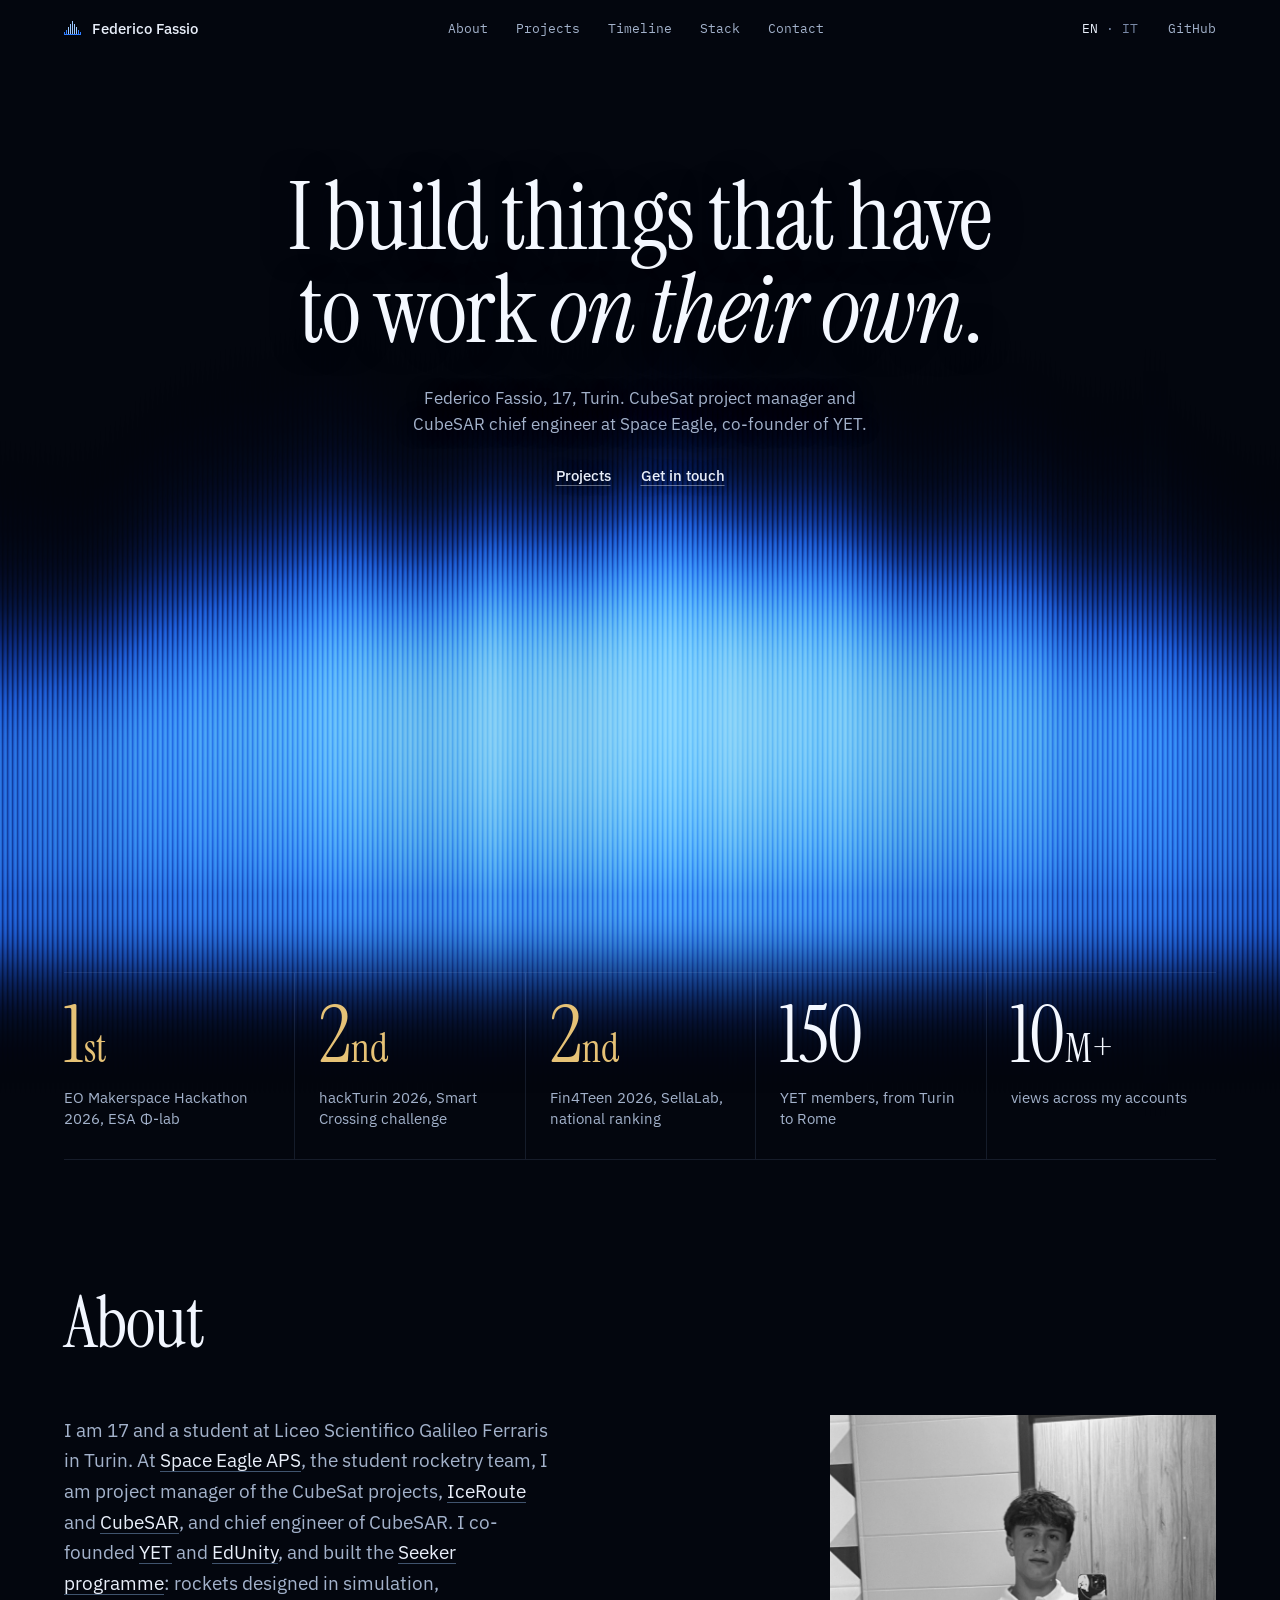
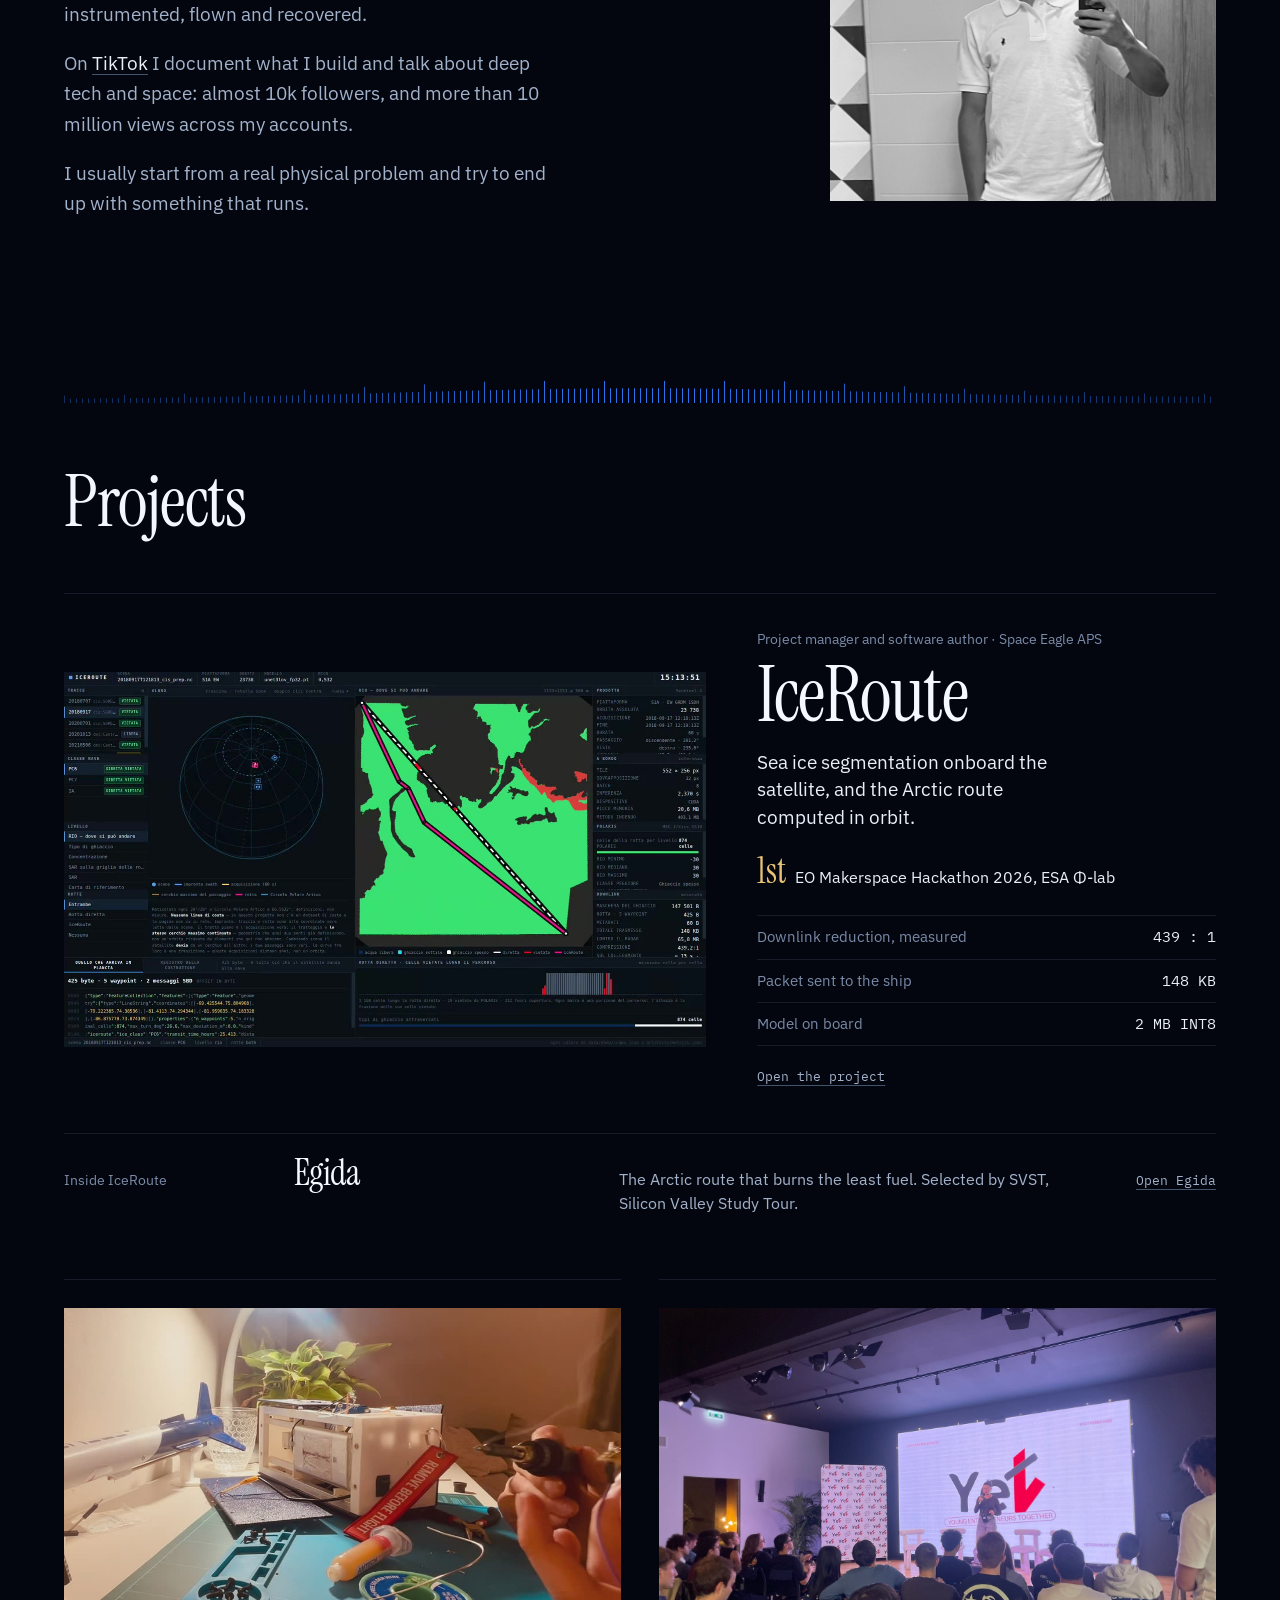
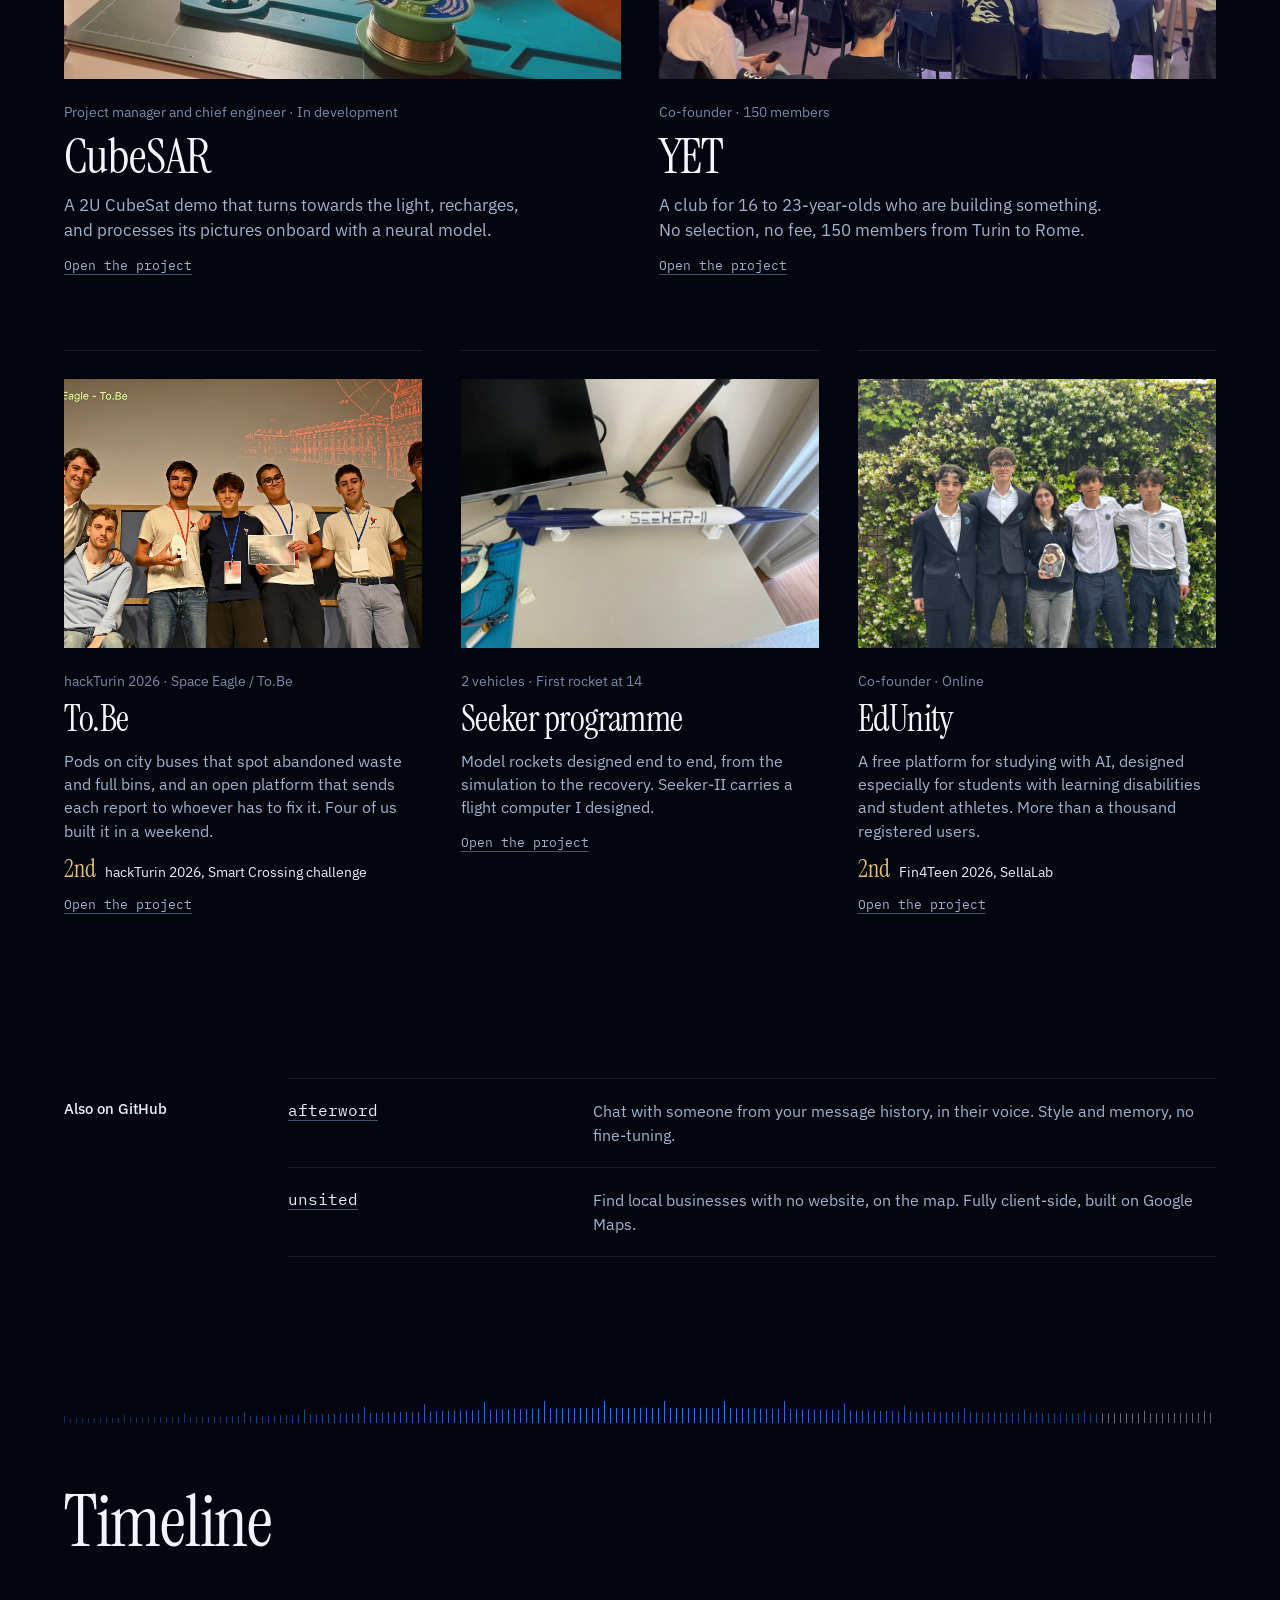
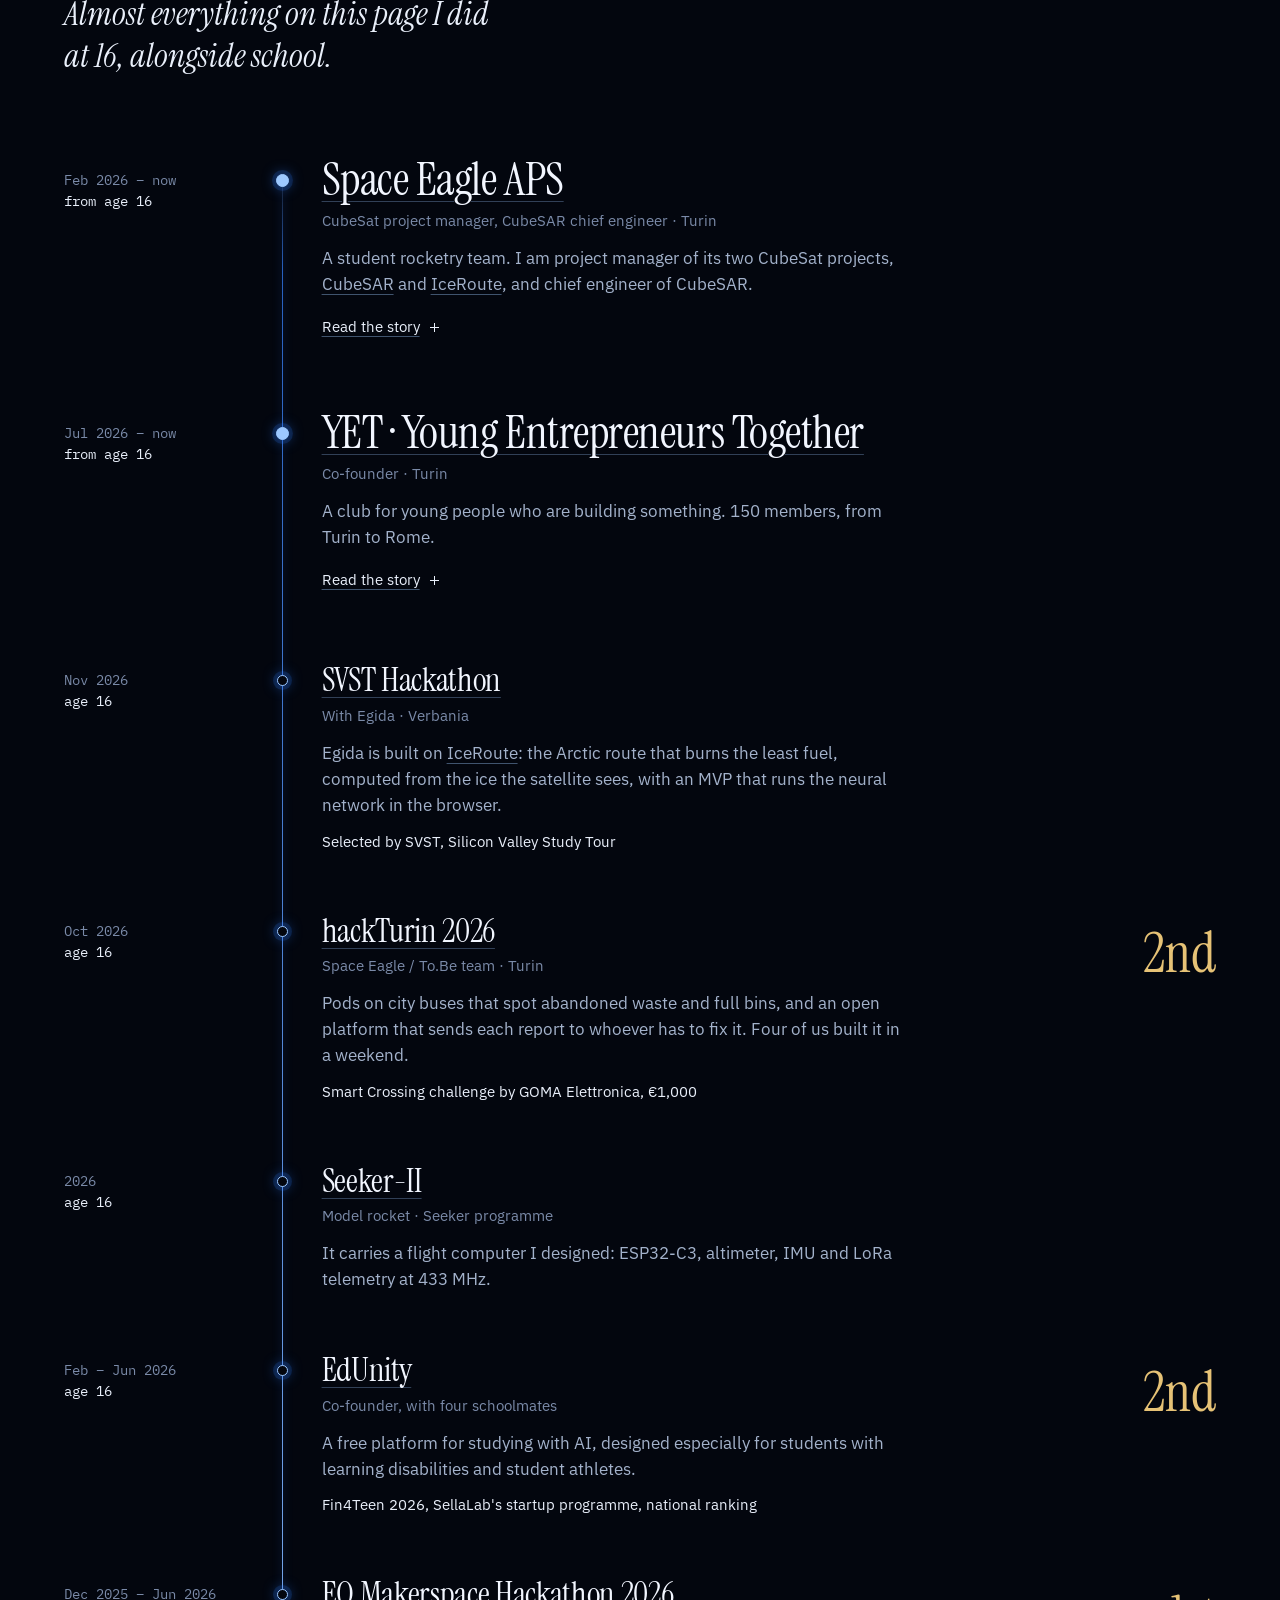
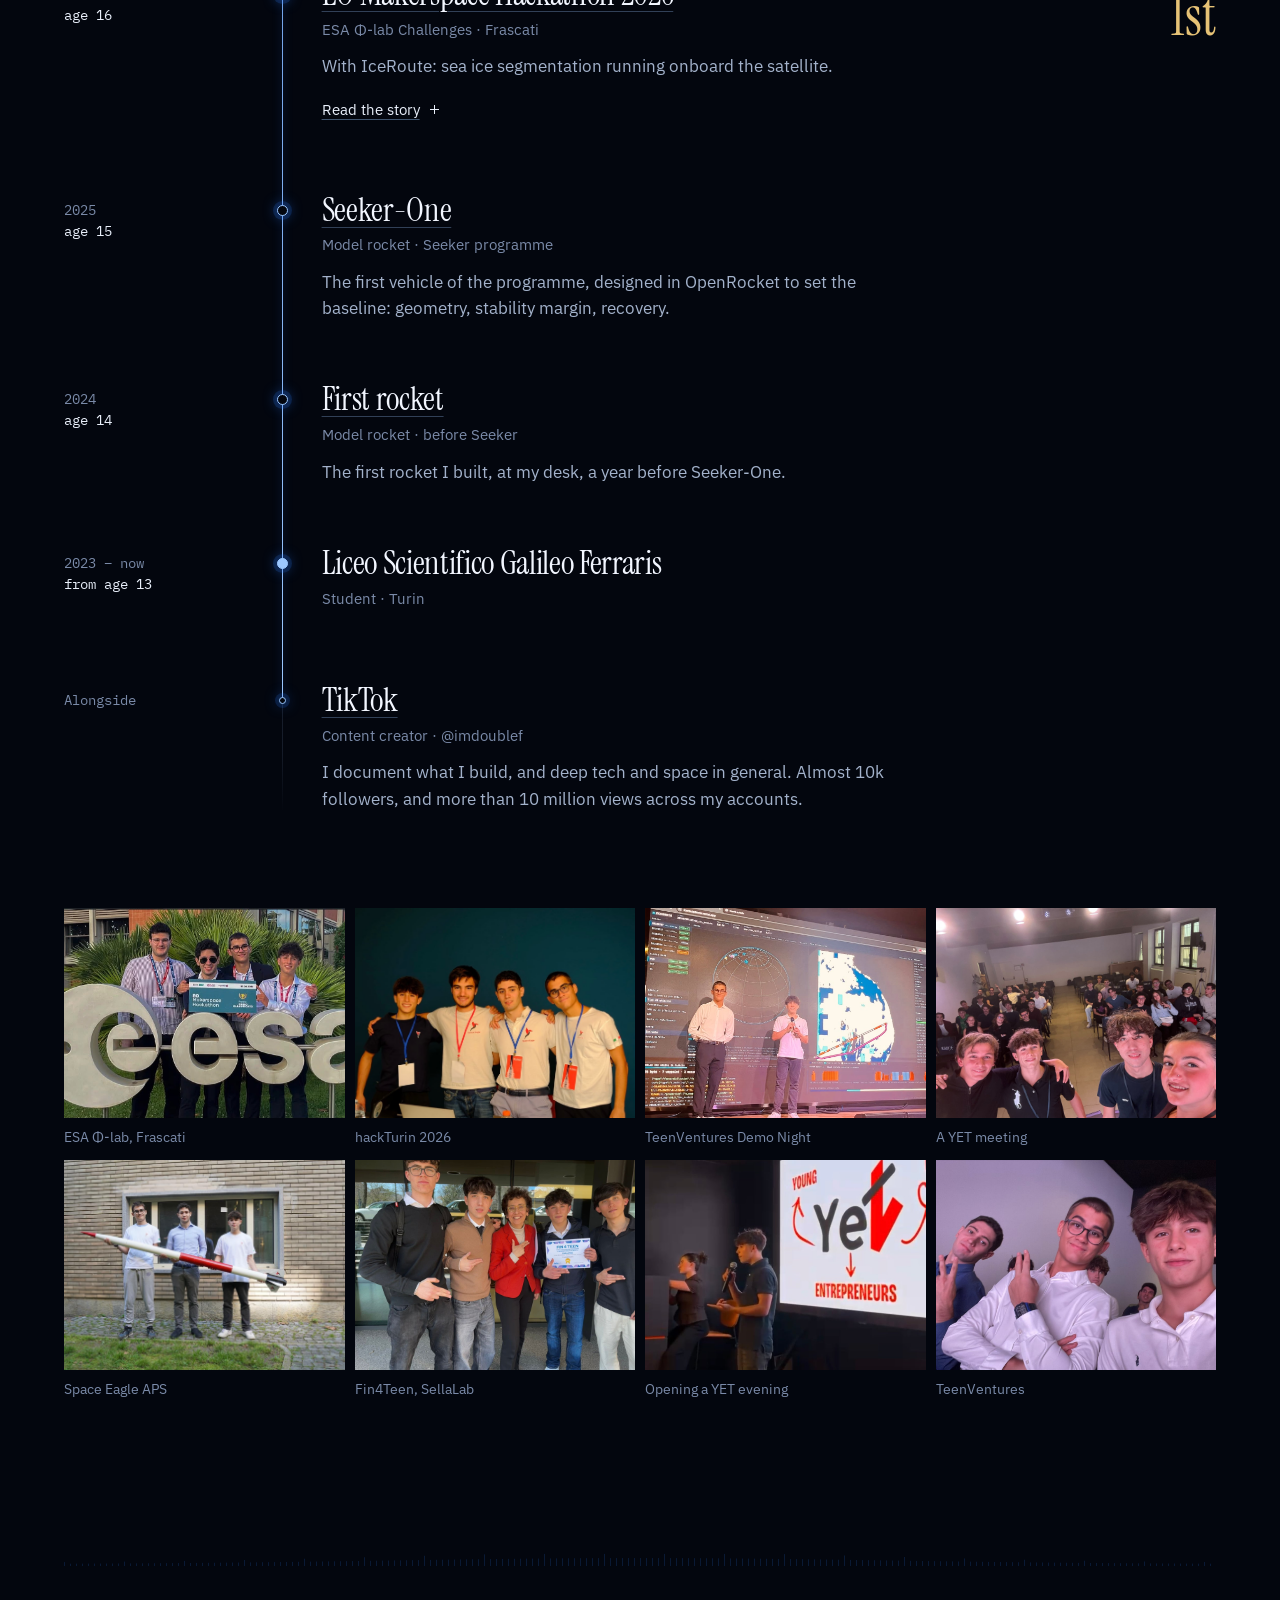
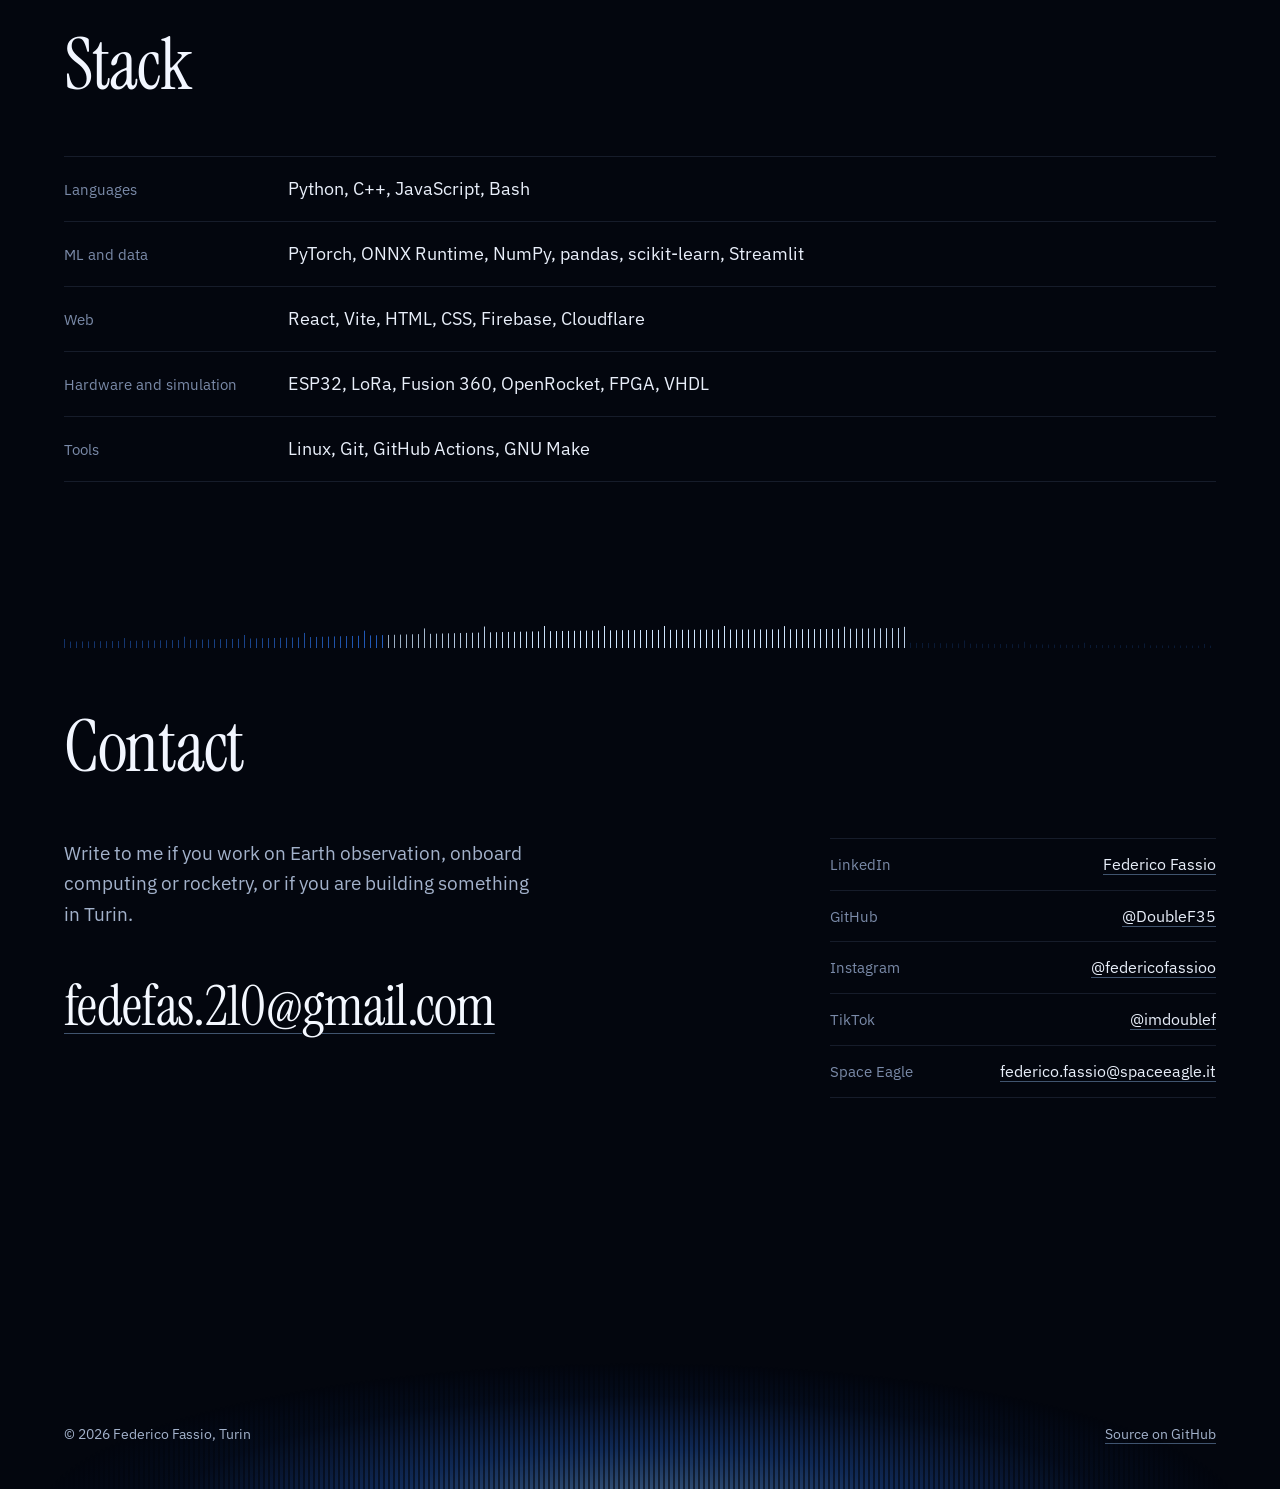
<file: index.html>
<!doctype html>
<html lang="en" data-lang="en" data-title-en="Federico Fassio · I build things that have to work on their own" data-title-it="Federico Fassio · Costruisco cose che devono funzionare da sole">
<head>
<meta charset="utf-8">
<meta name="viewport" content="width=device-width, initial-scale=1, viewport-fit=cover">
<title>Federico Fassio · I build things that have to work on their own</title>
<meta name="description" content="Federico Fassio, Turin. CubeSat project manager at Space Eagle APS (IceRoute, CubeSAR), chief engineer of CubeSAR, co-founder of YET. Onboard machine learning, synthetic aperture radar, rocketry.">
<meta name="author" content="Federico Fassio">
<link rel="canonical" href="https://federicofassio.it/">

<!-- L'anteprima quando si manda il link (WhatsApp, iMessage, Telegram,
     LinkedIn, X): la copertina è l'hero del sito a 1200x630. -->
<meta property="og:type" content="profile">
<meta property="og:site_name" content="Federico Fassio">
<meta property="og:title" content="Federico Fassio · I build things that have to work on their own.">
<meta property="og:description" content="CubeSat project manager and CubeSAR chief engineer at Space Eagle, co-founder of YET. Turin.">
<meta property="og:url" content="https://federicofassio.it/">
<meta property="og:locale" content="en_GB">
<meta property="og:locale:alternate" content="it_IT">
<meta property="og:image" content="https://federicofassio.it/img/cover.jpg">
<meta property="og:image:type" content="image/jpeg">
<meta property="og:image:width" content="1200">
<meta property="og:image:height" content="630">
<meta property="og:image:alt" content="Federico Fassio: I build things that have to work on their own.">
<meta name="twitter:card" content="summary_large_image">
<meta name="twitter:title" content="Federico Fassio · I build things that have to work on their own.">
<meta name="twitter:description" content="CubeSat project manager and CubeSAR chief engineer at Space Eagle, co-founder of YET. Turin.">
<meta name="twitter:image" content="https://federicofassio.it/img/cover.jpg">
<meta name="twitter:image:alt" content="Federico Fassio: I build things that have to work on their own.">
<meta name="theme-color" content="#03060e">

<!-- Il marchio: cinque tacche a campana sull'orizzonte. File veri e non
     incorporati, così Google li mostra accanto al sito nei risultati. -->
<link rel="icon" href="/favicon.ico" sizes="48x48">
<link rel="icon" href="/favicon.svg" type="image/svg+xml">
<link rel="icon" href="/favicon-96x96.png" sizes="96x96" type="image/png">
<link rel="apple-touch-icon" href="/apple-touch-icon.png">
<link rel="manifest" href="/site.webmanifest">

<!-- Dati strutturati: legano il nome ai profili e a Space Eagle, così chi
     cerca "Federico Fassio" trova una scheda sola invece di frammenti sparsi. -->
<script type="application/ld+json">
{
  "@context": "https://schema.org",
  "@type": "WebSite",
  "name": "Federico Fassio",
  "alternateName": "federicofassio.it",
  "url": "https://federicofassio.it/"
}
</script>
<script type="application/ld+json">
{
  "@context": "https://schema.org",
  "@type": "Person",
  "name": "Federico Fassio",
  "url": "https://federicofassio.it/",
  "jobTitle": "CubeSat project manager and CubeSAR chief engineer, Space Eagle APS",
  "email": "mailto:fedefas.210@gmail.com",
  "address": {"@type": "PostalAddress", "addressLocality": "Torino", "addressCountry": "IT"},
  "affiliation": {"@type": "Organization", "name": "Space Eagle APS", "url": "https://www.spaceeagle.it"},
  "knowsAbout": ["Synthetic aperture radar", "Earth observation", "Onboard edge computing", "Rocketry", "Data analysis"],
  "sameAs": [
    "https://www.linkedin.com/in/federico-fassio-202a623b8/",
    "https://www.instagram.com/federicofassioo/",
    "https://www.tiktok.com/@imdoublef",
    "https://github.com/DoubleF35"
  ]
}
</script>

<!-- La lingua scelta si applica prima del disegno, così non si vede il cambio -->
<script>
try{
  var L = localStorage.getItem('lang');
  if(L === 'it' || L === 'en'){
    document.documentElement.setAttribute('data-lang', L);
    document.documentElement.setAttribute('lang', L);
  }
}catch(e){}
</script>

<link rel="preconnect" href="https://fonts.googleapis.com">
<link rel="preconnect" href="https://fonts.gstatic.com" crossorigin>
<link href="https://fonts.googleapis.com/css2?family=IBM+Plex+Mono:wght@400;500&family=IBM+Plex+Sans:wght@400;500;600&family=Instrument+Serif:ital@0;1&display=swap" rel="stylesheet">

<link rel="stylesheet" href="assets/site.css?v=11">
</head>
<body>
<a class="skip" href="#main" data-l="en">Skip to content</a>
<a class="skip" href="#main" data-l="it">Salta al contenuto</a>

<nav class="nav" id="nav">
  <div class="nav__in">
    <a class="brand" href="#top">
      <!-- Il marchio: nove tacche a campana su una riga, come il cumulo dell'hero -->
      <svg viewBox="0 0 17 14" aria-hidden="true"><rect class="h" x="0" y="11" width="1" height="2"/><rect class="h" x="2" y="9" width="1" height="4"/><rect x="4" y="6" width="1" height="7"/><rect x="6" y="3" width="1" height="10"/><rect x="8" y="0" width="1" height="13"/><rect x="10" y="3" width="1" height="10"/><rect x="12" y="6" width="1" height="7"/><rect class="h" x="14" y="9" width="1" height="4"/><rect class="h" x="16" y="11" width="1" height="2"/><rect class="h" x="0" y="13" width="17" height="1"/></svg>
      Federico Fassio
    </a>
    <ul class="nav__links" id="navlinks">
      <li><a href="#about"><span data-l="en">About</span><span data-l="it">Chi sono</span></a></li>
      <li><a href="#projects"><span data-l="en">Projects</span><span data-l="it">Progetti</span></a></li>
      <li><a href="#path"><span data-l="en">Timeline</span><span data-l="it">Percorso</span></a></li>
      <li><a href="#stack">Stack</a></li>
      <li><a href="#contact"><span data-l="en">Contact</span><span data-l="it">Contatti</span></a></li>
      <li class="nav__extra"><a href="https://github.com/DoubleF35" rel="me">GitHub</a></li>
      <li class="nav__extra"><a href="https://www.instagram.com/federicofassioo/" rel="me">Instagram</a></li>
      <li class="nav__extra"><a href="https://www.tiktok.com/@imdoublef" rel="me">TikTok</a></li>
    </ul>
    <div class="nav__end">
      <div class="lang" id="lang" role="group" aria-label="Lingua / Language">
        <button type="button" value="en" lang="en" aria-pressed="true">EN</button><span aria-hidden="true">·</span><button type="button" value="it" lang="it" aria-pressed="false">IT</button>
      </div>
      <a class="nav__gh" href="https://github.com/DoubleF35" rel="me">GitHub</a>
      <button type="button" class="burger" id="burger" aria-expanded="false" aria-controls="navlinks">
        <i aria-hidden="true"></i>Menu
      </button>
    </div>
  </div>
  <span class="nav__comb" aria-hidden="true"></span>
</nav>

<header class="hero" id="top">
  <canvas class="hero__comb" aria-hidden="true"></canvas>
  <span class="hero__horizon" aria-hidden="true"></span>
  <div class="hero__in">
    <h1>
      <span data-l="en">I build things that have to work <em>on their own</em>.</span>
      <span data-l="it">Costruisco cose che devono funzionare <em>da&nbsp;sole</em>.</span>
    </h1>
    <p class="hero__deck" data-l="en">Federico Fassio, <span class="age-now">16</span>, Turin. CubeSat project manager and CubeSAR chief engineer at Space Eagle, co-founder of YET.</p>
    <p class="hero__deck" data-l="it">Federico Fassio, <span class="age-now">16</span> anni, Torino. Project manager dei CubeSat e chief engineer di CubeSAR in Space Eagle, cofondatore di YET.</p>
    <p class="hero__links">
      <a href="#projects"><span data-l="en">Projects</span><span data-l="it">Progetti</span></a>
      <a href="#contact"><span data-l="en">Get in touch</span><span data-l="it">Scrivimi</span></a>
    </p>
  </div>
</header>

<main id="main">

  <!-- ====================== RISULTATI ======================
       Cinque numeri, e ognuno porta alla pagina che lo spiega. I piazzamenti
       sono in oro, come nel resto del sito; i conteggi no. -->
  <section class="facts" aria-labelledby="facts-h"><div class="wrap">
    <h2 class="vh" id="facts-h"><span data-l="en">Results</span><span data-l="it">Risultati</span></h2>
    <ul>
      <li class="is-prize"><a href="iceroute/">
        <b><span data-l="en">1<i>st</i></span><span data-l="it">1º</span></b>
        <span class="lab">EO Makerspace Hackathon 2026, ESA <span class="nw">Φ-lab</span></span>
      </a></li>
      <li class="is-prize"><a href="tobe/">
        <b><span data-l="en">2<i>nd</i></span><span data-l="it">2º</span></b>
        <span class="lab"><span data-l="en">hackTurin 2026, Smart Crossing challenge</span><span data-l="it">hackTurin 2026, challenge Smart Crossing</span></span>
      </a></li>
      <li class="is-prize"><a href="edunity/">
        <b><span data-l="en">2<i>nd</i></span><span data-l="it">2º</span></b>
        <span class="lab"><span data-l="en">Fin4Teen 2026, SellaLab, national ranking</span><span data-l="it">Fin4Teen 2026, SellaLab, classifica nazionale</span></span>
      </a></li>
      <li><a href="yet-community/">
        <b>150</b>
        <span class="lab"><span data-l="en">YET members, from Turin to Rome</span><span data-l="it">membri di YET, da Torino a Roma</span></span>
      </a></li>
      <li><a href="https://www.tiktok.com/@imdoublef" rel="me">
        <b>10<i>M+</i></b>
        <span class="lab"><span data-l="en">views across my accounts</span><span data-l="it">visualizzazioni sui miei account</span></span>
      </a></li>
    </ul>
  </div></section>

  <!-- ====================== CHI SONO ====================== -->
  <section id="about"><div class="wrap">
    <h2><span data-l="en">About</span><span data-l="it">Chi sono</span></h2>
    <div class="about">
      <div>
        <p data-l="en">
          I am <span class="age-now">16</span> and a student at Liceo Scientifico Galileo Ferraris in Turin.
          At <a href="https://www.spaceeagle.it">Space Eagle APS</a>, the student rocketry team, I am
          project manager of the CubeSat projects, <a href="iceroute/">IceRoute</a> and
          <a href="cubesar/">CubeSAR</a>, and chief engineer of CubeSAR. I co-founded <a href="yet-community/">YET</a> and
          <a href="edunity/">EdUnity</a>, and built the
          <a href="seeker/">Seeker programme</a>: rockets designed in simulation, instrumented,
          flown and recovered.
        </p>
        <p data-l="it">
          Ho <span class="age-now">16</span> anni e studio al Liceo Scientifico Galileo Ferraris di Torino.
          In <a href="https://www.spaceeagle.it">Space Eagle APS</a>, il team studentesco di
          missilistica, sono project manager dei progetti CubeSat, <a href="iceroute/">IceRoute</a>
          e <a href="cubesar/">CubeSAR</a>, e chief engineer di CubeSAR. Ho cofondato
          <a href="yet-community/">YET</a> ed <a href="edunity/">EdUnity</a>, e ho
          costruito il <a href="seeker/">programma Seeker</a>: razzi progettati in simulazione,
          strumentati, lanciati e recuperati.
        </p>
        <p data-l="en">
          On <a href="https://www.tiktok.com/@imdoublef" rel="me">TikTok</a> I document what I build and
          talk about deep tech and space: almost 10k followers, and more than 10 million views across
          my accounts.
        </p>
        <p data-l="it">
          Su <a href="https://www.tiktok.com/@imdoublef" rel="me">TikTok</a> racconto quello che costruisco
          e parlo di deep tech e spazio: quasi 10k follower e più di 10 milioni di visualizzazioni
          complessive sui miei account.
        </p>
        <p data-l="en">I usually start from a real physical problem and try to end up with something that runs.</p>
        <p data-l="it">Di solito parto da un problema fisico vero e cerco di arrivare a qualcosa che gira.</p>
      </div>
      <figure class="portrait">
        <span class="frame"><img src="img/ritratto.jpeg?v=2" width="1600" height="1690" alt="Federico Fassio" loading="lazy" decoding="async"></span>
      </figure>
    </div>
  </div></section>

  <!-- ====================== PROGETTI ====================== -->
  <section id="projects"><div class="wrap">
    <canvas class="sep" aria-hidden="true"></canvas>
    <h2><span data-l="en">Projects</span><span data-l="it">Progetti</span></h2>

    <!-- Uno grande, due medi, tre piccoli: il peso segue l'ordine. Stesso
         markup per tutti (a.pitem > .frame + .pitem__text), cambia solo la
         classe sul <li>: is-feat, is-wide, niente. -->
    <ul class="plist">
      <li id="iceroute" class="is-feat has-sub"><a class="pitem" href="iceroute/">
        <span class="frame"><video data-lazy data-anim="img/iceroute-console.avif" muted loop playsinline preload="none" width="1280" height="748" poster="img/iceroute-console-poster.jpg"><source src="img/iceroute-console.mp4" type="video/mp4"></video></span>
        <div class="pitem__text">
          <p class="pitem__meta"><span data-l="en">Project manager and software author · Space Eagle APS</span><span data-l="it">Project manager e autore del software · Space Eagle APS</span></p>
          <h3 class="pitem__name">IceRoute</h3>
          <p class="pitem__deck" data-l="en">Sea ice segmentation onboard the satellite, and the Arctic route computed in orbit.</p>
          <p class="pitem__deck" data-l="it">Segmentazione del ghiaccio marino a bordo del satellite, e la rotta artica calcolata in orbita.</p>
          <p class="pitem__prize"><b><span data-l="en">1st</span><span data-l="it">1º</span></b><span>EO Makerspace Hackathon 2026, ESA <span class="nw">Φ-lab</span></span></p>
          <dl class="sheet">
            <div><dt><span data-l="en">Downlink reduction, measured</span><span data-l="it">Riduzione del downlink, misurata</span></dt><dd>439 : 1</dd></div>
            <div><dt><span data-l="en">Packet sent to the ship</span><span data-l="it">Pacchetto inviato alla nave</span></dt><dd>148 KB</dd></div>
            <div><dt><span data-l="en">Model on board</span><span data-l="it">Modello a bordo</span></dt><dd>2&nbsp;MB INT8</dd></div>
          </dl>
          <span class="pitem__go"><span data-l="en">Open the project</span><span data-l="it">Apri il progetto</span></span>
        </div>
      </a>
      <!-- Egida sta dentro IceRoute: una riga sotto, non una voce a sé -->
      <a class="psub" href="iceroute/egida/">
        <span class="psub__lab"><span data-l="en">Inside IceRoute</span><span data-l="it">Dentro IceRoute</span></span>
        <span class="psub__name">Egida</span>
        <span class="psub__deck"><span data-l="en">The Arctic route that burns the least fuel. Selected by SVST, Silicon Valley Study Tour.</span><span data-l="it">La rotta artica che consuma meno carburante. Selezionata da SVST, Silicon Valley Study Tour.</span></span>
        <span class="pitem__go"><span data-l="en">Open Egida</span><span data-l="it">Apri Egida</span></span>
      </a></li>
      <li id="cubesar" class="is-wide"><a class="pitem" href="cubesar/">
        <span class="frame"><img src="img/cubesar-montaggio.jpg" width="960" height="720" alt="" loading="lazy"></span>
        <div class="pitem__text">
          <p class="pitem__meta"><span data-l="en">Project manager and chief engineer · In development</span><span data-l="it">Project manager e chief engineer · In sviluppo</span></p>
          <h3 class="pitem__name">CubeSAR</h3>
          <p class="pitem__deck" data-l="en">A 2U CubeSat demo that turns towards the light, recharges, and processes its pictures onboard with a neural model.</p>
          <p class="pitem__deck" data-l="it">Una demo di CubeSat 2U che si orienta verso la luce, si ricarica ed elabora a bordo le sue foto con un modello neurale.</p>
          <span class="pitem__go"><span data-l="en">Open the project</span><span data-l="it">Apri il progetto</span></span>
        </div>
      </a></li>
      <li id="yet" class="is-wide"><a class="pitem" href="yet-community/">
        <span class="frame"><img src="img/yet.jpg" width="1600" height="1200" alt="" loading="lazy"></span>
        <div class="pitem__text">
          <p class="pitem__meta"><span data-l="en">Co-founder · 150 members</span><span data-l="it">Cofondatore · 150 membri</span></p>
          <h3 class="pitem__name">YET</h3>
          <p class="pitem__deck" data-l="en">A club for 16 to 23-year-olds who are building something. No selection, no fee, 150 members from Turin to Rome.</p>
          <p class="pitem__deck" data-l="it">Il club per ragazzi fra i 16 e i 23 anni che stanno costruendo qualcosa. Niente selezione, niente quota, 150 membri da Torino a Roma.</p>
          <span class="pitem__go"><span data-l="en">Open the project</span><span data-l="it">Apri il progetto</span></span>
        </div>
      </a></li>
      <li id="tobe"><a class="pitem" href="tobe/">
        <span class="frame"><img src="img/hackturin-premio.jpg" width="1600" height="1067" alt="" loading="lazy"></span>
        <div class="pitem__text">
          <p class="pitem__meta">hackTurin 2026 · Space Eagle / To.Be</p>
          <h3 class="pitem__name">To.Be</h3>
          <p class="pitem__deck" data-l="en">Pods on city buses that spot abandoned waste and full bins, and an open platform that sends each report to whoever has to fix it. Four of us built it in a weekend.</p>
          <p class="pitem__deck" data-l="it">Pod sui bus di linea che riconoscono rifiuti abbandonati e cassonetti pieni, e una piattaforma aperta che manda ogni segnalazione a chi deve intervenire. L'abbiamo costruita in quattro in un fine settimana.</p>
          <p class="pitem__prize"><b><span data-l="en">2nd</span><span data-l="it">2º</span></b><span data-l="en">hackTurin 2026, Smart Crossing challenge</span><span data-l="it">hackTurin 2026, challenge Smart Crossing</span></p>
          <span class="pitem__go"><span data-l="en">Open the project</span><span data-l="it">Apri il progetto</span></span>
        </div>
      </a></li>
      <li id="seeker"><a class="pitem" href="seeker/">
        <span class="frame"><img src="img/seeker-ii-scrivania.jpg" width="1024" height="768" alt="" loading="lazy"></span>
        <div class="pitem__text">
          <p class="pitem__meta"><span data-l="en">2 vehicles · First rocket at 14</span><span data-l="it">2 vettori · Primo razzo a 14 anni</span></p>
          <h3 class="pitem__name"><span data-l="en">Seeker programme</span><span data-l="it">Programma Seeker</span></h3>
          <p class="pitem__deck" data-l="en">Model rockets designed end to end, from the simulation to the recovery. <span class="nw">Seeker-II</span> carries a flight computer I designed.</p>
          <p class="pitem__deck" data-l="it">Razzi modellistici progettati dall'inizio alla fine, dalla simulazione al recupero. <span class="nw">Seeker-II</span> porta un computer di volo progettato da me.</p>
          <span class="pitem__go"><span data-l="en">Open the project</span><span data-l="it">Apri il progetto</span></span>
        </div>
      </a></li>
      <li id="edunity"><a class="pitem" href="edunity/">
        <span class="frame"><img src="img/edunity.jpeg" width="1600" height="1200" alt="" loading="lazy"></span>
        <div class="pitem__text">
          <p class="pitem__meta"><span data-l="en">Co-founder · Online</span><span data-l="it">Cofondatore · Online</span></p>
          <h3 class="pitem__name">EdUnity</h3>
          <p class="pitem__deck" data-l="en">A free platform for studying with AI, designed especially for students with learning disabilities and student athletes. More than a thousand registered users.</p>
          <p class="pitem__deck" data-l="it">Una piattaforma gratuita per studiare con l'AI, pensata in particolare per studenti con DSA e studenti-atleti. Più di mille utenti registrati.</p>
          <p class="pitem__prize"><b><span data-l="en">2nd</span><span data-l="it">2º</span></b><span>Fin4Teen 2026, SellaLab</span></p>
          <span class="pitem__go"><span data-l="en">Open the project</span><span data-l="it">Apri il progetto</span></span>
        </div>
      </a></li>
    </ul>

    <div class="more">
      <h3><span data-l="en">Also on GitHub</span><span data-l="it">Altro su GitHub</span></h3>
      <ul>
        <li><a href="https://github.com/DoubleF35/afterword">
          <span class="name">afterword</span>
          <span class="desc" data-l="en">Chat with someone from your message history, in their voice. Style and memory, no fine-tuning.</span>
          <span class="desc" data-l="it">Parlare con qualcuno a partire dalla cronologia dei messaggi, con la sua voce. Stile e memoria, senza fine-tuning.</span>
        </a></li>
        <li><a href="https://doublef35.github.io/unsited/">
          <span class="name">unsited</span>
          <span class="desc" data-l="en">Find local businesses with no website, on the map. Fully client-side, built on Google Maps.</span>
          <span class="desc" data-l="it">Trova sulla mappa le attività locali senza sito. Tutto lato client, costruito su Google Maps.</span>
        </a></li>
      </ul>
    </div>
  </div></section>

  <!-- ====================== PERCORSO ====================== -->
  <section id="path"><div class="wrap">
    <canvas class="sep" aria-hidden="true"></canvas>
    <h2><span data-l="en">Timeline</span><span data-l="it">Percorso</span></h2>
    <p class="lede-i" data-l="en">Almost everything on this page I did at 16, alongside school.</p>
    <p class="lede-i" data-l="it">Quasi tutto quello che c'è in questa pagina l'ho fatto a 16 anni, insieme alla scuola.</p>

    <ol class="tl">
      <li class="is-now is-key">
        <p class="tl__when"><span class="tl__date"><span data-l="en">Feb&nbsp;2026 – now</span><span data-l="it">feb&nbsp;2026 – oggi</span></span><span class="tl__age"><span data-l="en">from age 16</span><span data-l="it">dai 16 anni</span></span></p>
        <div class="tl__body">
          <div class="tl__text">
            <h3 class="tl__name"><a href="https://www.spaceeagle.it">Space Eagle APS</a></h3>
            <p class="tl__role" data-l="en">CubeSat project manager, CubeSAR chief engineer · Turin</p>
            <p class="tl__role" data-l="it">Project manager CubeSat, chief engineer di CubeSAR · Torino</p>
            <p class="tl__line" data-l="en">A student rocketry team. I am project manager of its two CubeSat projects, <a href="cubesar/">CubeSAR</a> and <a href="iceroute/">IceRoute</a>, and chief engineer of CubeSAR.</p>
            <p class="tl__line" data-l="it">Un team studentesco di missilistica. Sono project manager dei suoi due progetti CubeSat, <a href="cubesar/">CubeSAR</a> e <a href="iceroute/">IceRoute</a>, e chief engineer di CubeSAR.</p>
            <details class="tl__more">
              <summary><span data-l="en">Read the story</span><span data-l="it">Leggi la storia</span></summary>
              <div class="tl__story">
                <p data-l="en">
                  The team builds everything in house, from propulsion to avionics. I joined as an
                  associate member in February 2026 and have worked on ICARO and IceRoute since then.
                  Since August 2026 I have been planning and splitting the work on the two CubeSat
                  projects, and checking that what we present outside matches the technical side.
                </p>
                <p data-l="it">
                  Il team sviluppa tutto in casa, dalla propulsione all'avionica. Sono entrato come socio
                  a febbraio 2026 e da allora lavoro su ICARO e IceRoute. Da agosto 2026 pianifico e divido il
                  lavoro sui due progetti CubeSat, e controllo che quello che presentiamo all'esterno
                  corrisponda alla parte tecnica.
                </p>
              </div>
            </details>
          </div>
        </div>
      </li>
      <li class="is-now is-key">
        <p class="tl__when"><span class="tl__date"><span data-l="en">Jul&nbsp;2026 – now</span><span data-l="it">lug&nbsp;2026 – oggi</span></span><span class="tl__age"><span data-l="en">from age 16</span><span data-l="it">dai 16 anni</span></span></p>
        <div class="tl__body">
          <div class="tl__text">
            <h3 class="tl__name"><a href="yet-community/">YET · Young Entrepreneurs Together</a></h3>
            <p class="tl__role" data-l="en">Co-founder · Turin</p>
            <p class="tl__role" data-l="it">Cofondatore · Torino</p>
            <p class="tl__line" data-l="en">A club for young people who are building something. 150 members, from Turin to Rome.</p>
            <p class="tl__line" data-l="it">Un club per ragazzi che stanno costruendo qualcosa. 150 membri, da Torino a Roma.</p>
            <details class="tl__more">
              <summary><span data-l="en">Read the story</span><span data-l="it">Leggi la storia</span></summary>
              <div class="tl__story">
                <ul data-l="en">
                  <li>I run the meetings where members present their projects and get direct criticism</li>
                  <li>I keep in touch with local founders, mentors and startups</li>
                  <li>I look after the website, the tools and the online channels</li>
                </ul>
                <ul data-l="it">
                  <li>Conduco gli incontri in cui i membri presentano i loro progetti e ricevono critiche dirette</li>
                  <li>Tengo i contatti con founder, mentor e startup del territorio</li>
                  <li>Curo il sito, gli strumenti e i canali online</li>
                </ul>
              </div>
            </details>
          </div>
        </div>
      </li>
      <li>
        <p class="tl__when"><span class="tl__date"><span data-l="en">Nov&nbsp;2026</span><span data-l="it">nov&nbsp;2026</span></span><span class="tl__age"><span data-l="en">age 16</span><span data-l="it">16 anni</span></span></p>
        <div class="tl__body">
          <div class="tl__text">
            <h3 class="tl__name"><a href="iceroute/egida/">SVST Hackathon</a></h3>
            <p class="tl__role" data-l="en">With Egida · Verbania</p>
            <p class="tl__role" data-l="it">Con Egida · Verbania</p>
            <p class="tl__line" data-l="en">Egida is built on <a href="iceroute/">IceRoute</a>: the Arctic route that burns the least fuel, computed from the ice the satellite sees, with an MVP that runs the neural network in the browser.</p>
            <p class="tl__line" data-l="it">Egida nasce da <a href="iceroute/">IceRoute</a>: la rotta artica che consuma meno carburante, calcolata dal ghiaccio che vede il satellite, con un MVP che fa girare la rete neurale nel browser.</p>
            <p class="tl__prize" data-l="en">Selected by SVST, Silicon Valley Study Tour</p>
            <p class="tl__prize" data-l="it">Selezionata da SVST, Silicon Valley Study Tour</p>
          </div>
        </div>
      </li>
      <li>
        <p class="tl__when"><span class="tl__date"><span data-l="en">Oct&nbsp;2026</span><span data-l="it">ott&nbsp;2026</span></span><span class="tl__age"><span data-l="en">age 16</span><span data-l="it">16 anni</span></span></p>
        <div class="tl__body">
          <div class="tl__text">
            <h3 class="tl__name"><a href="tobe/">hackTurin 2026</a></h3>
            <p class="tl__role" data-l="en">Space Eagle / To.Be team · Turin</p>
            <p class="tl__role" data-l="it">Team Space Eagle / To.Be · Torino</p>
            <p class="tl__line" data-l="en">Pods on city buses that spot abandoned waste and full bins, and an open platform that sends each report to whoever has to fix it. Four of us built it in a weekend.</p>
            <p class="tl__line" data-l="it">Pod sui bus di linea che riconoscono rifiuti abbandonati e cassonetti pieni, e una piattaforma aperta che manda ogni segnalazione a chi deve intervenire. L'abbiamo costruita in quattro in un fine settimana.</p>
            <p class="tl__prize" data-l="en">Smart Crossing challenge by GOMA Elettronica, €1,000</p>
            <p class="tl__prize" data-l="it">Challenge Smart Crossing di GOMA Elettronica, 1.000&nbsp;€</p>
          </div>
          <p class="ord"><span data-l="en">2nd</span><span data-l="it">2º</span></p>
        </div>
      </li>
      <li>
        <p class="tl__when"><span class="tl__date"><span data-l="en">2026</span><span data-l="it">2026</span></span><span class="tl__age"><span data-l="en">age 16</span><span data-l="it">16 anni</span></span></p>
        <div class="tl__body">
          <div class="tl__text">
            <h3 class="tl__name"><a href="seeker/">Seeker-II</a></h3>
            <p class="tl__role" data-l="en">Model rocket · Seeker programme</p>
            <p class="tl__role" data-l="it">Razzo modellistico · programma Seeker</p>
            <p class="tl__line" data-l="en">It carries a flight computer I designed: <span class="nw">ESP32-C3</span>, altimeter, IMU and LoRa telemetry at 433&nbsp;MHz.</p>
            <p class="tl__line" data-l="it">Porta un computer di volo progettato da me: <span class="nw">ESP32-C3</span>, altimetro, IMU e telemetria LoRa a 433&nbsp;MHz.</p>
          </div>
        </div>
      </li>
      <li>
        <p class="tl__when"><span class="tl__date"><span data-l="en">Feb – Jun&nbsp;2026</span><span data-l="it">feb – giu&nbsp;2026</span></span><span class="tl__age"><span data-l="en">age 16</span><span data-l="it">16 anni</span></span></p>
        <div class="tl__body">
          <div class="tl__text">
            <h3 class="tl__name"><a href="edunity/">EdUnity</a></h3>
            <p class="tl__role" data-l="en">Co-founder, with four schoolmates</p>
            <p class="tl__role" data-l="it">Cofondatore, con quattro compagni di scuola</p>
            <p class="tl__line" data-l="en">A free platform for studying with AI, designed especially for students with learning disabilities and student athletes.</p>
            <p class="tl__line" data-l="it">Una piattaforma gratuita per studiare con l'AI, pensata in particolare per studenti con DSA e studenti-atleti.</p>
            <p class="tl__prize" data-l="en">Fin4Teen 2026, SellaLab's startup programme, national ranking</p>
            <p class="tl__prize" data-l="it">Fin4Teen 2026, il programma per startup di SellaLab, classifica nazionale</p>
          </div>
          <p class="ord"><span data-l="en">2nd</span><span data-l="it">2º</span></p>
        </div>
      </li>
      <li>
        <p class="tl__when"><span class="tl__date"><span data-l="en">Dec&nbsp;2025 – Jun&nbsp;2026</span><span data-l="it">dic&nbsp;2025 – giu&nbsp;2026</span></span><span class="tl__age"><span data-l="en">age 16</span><span data-l="it">16 anni</span></span></p>
        <div class="tl__body">
          <div class="tl__text">
            <h3 class="tl__name"><a href="iceroute/">EO Makerspace Hackathon 2026</a></h3>
            <p class="tl__role">ESA <span class="nw">Φ-lab</span> Challenges · Frascati</p>
            <p class="tl__line" data-l="en">With IceRoute: sea ice segmentation running onboard the satellite.</p>
            <p class="tl__line" data-l="it">Con IceRoute: la segmentazione del ghiaccio marino fatta a bordo del satellite.</p>
            <details class="tl__more">
              <summary><span data-l="en">Read the story</span><span data-l="it">Leggi la storia</span></summary>
              <div class="tl__story">
                <p data-l="en">
                  Run in collaboration with WMF (We Make Future) and IngeniArs s.r.l. Team: Simone Avella,
                  Federico Fassio, Giuseppe Mondilla, Lorenzo Razzano. Advisor: Riccardo Apa.
                </p>
                <p data-l="it">
                  In collaborazione con WMF (We Make Future) e IngeniArs s.r.l. Squadra: Simone Avella,
                  Federico Fassio, Giuseppe Mondilla, Lorenzo Razzano. Advisor: Riccardo Apa.
                </p>
              </div>
            </details>
          </div>
          <p class="ord"><span data-l="en">1st</span><span data-l="it">1º</span></p>
        </div>
      </li>
      <li>
        <p class="tl__when"><span class="tl__date"><span data-l="en">2025</span><span data-l="it">2025</span></span><span class="tl__age"><span data-l="en">age 15</span><span data-l="it">15 anni</span></span></p>
        <div class="tl__body">
          <div class="tl__text">
            <h3 class="tl__name"><a href="seeker/">Seeker-One</a></h3>
            <p class="tl__role" data-l="en">Model rocket · Seeker programme</p>
            <p class="tl__role" data-l="it">Razzo modellistico · programma Seeker</p>
            <p class="tl__line" data-l="en">The first vehicle of the programme, designed in OpenRocket to set the baseline: geometry, stability margin, recovery.</p>
            <p class="tl__line" data-l="it">Il primo vettore del programma, progettato in OpenRocket per fissare la base: geometria, margine di stabilità, recupero.</p>
          </div>
        </div>
      </li>
      <li>
        <p class="tl__when"><span class="tl__date"><span data-l="en">2024</span><span data-l="it">2024</span></span><span class="tl__age"><span data-l="en">age 14</span><span data-l="it">14 anni</span></span></p>
        <div class="tl__body">
          <div class="tl__text">
            <h3 class="tl__name"><a href="seeker/"><span data-l="en">First rocket</span><span data-l="it">Primo razzo</span></a></h3>
            <p class="tl__role" data-l="en">Model rocket · before Seeker</p>
            <p class="tl__role" data-l="it">Razzo modellistico · prima di Seeker</p>
            <p class="tl__line" data-l="en">The first rocket I built, at my desk, a year before <span class="nw">Seeker-One</span>.</p>
            <p class="tl__line" data-l="it">Il primo razzo che ho costruito, sulla mia scrivania, un anno prima di <span class="nw">Seeker-One</span>.</p>
          </div>
        </div>
      </li>
      <li class="is-now">
        <p class="tl__when"><span class="tl__date"><span data-l="en">2023 – now</span><span data-l="it">2023 – oggi</span></span><span class="tl__age"><span data-l="en">from age 13</span><span data-l="it">dai 13 anni</span></span></p>
        <div class="tl__body">
          <div class="tl__text">
            <h3 class="tl__name">Liceo Scientifico Galileo Ferraris</h3>
            <p class="tl__role" data-l="en">Student · Turin</p>
            <p class="tl__role" data-l="it">Studente · Torino</p>
          </div>
        </div>
      </li>
      <li class="is-side">
        <p class="tl__when"><span class="tl__date"><span data-l="en">Alongside</span><span data-l="it">In parallelo</span></span></p>
        <div class="tl__body">
          <div class="tl__text">
            <h3 class="tl__name"><a href="https://www.tiktok.com/@imdoublef" rel="me">TikTok</a></h3>
            <p class="tl__role">Content creator · @imdoublef</p>
            <p class="tl__line" data-l="en">I document what I build, and deep tech and space in general. Almost 10k followers, and more than 10 million views across my accounts.</p>
            <p class="tl__line" data-l="it">Racconto quello che costruisco, e in generale deep tech e spazio. Quasi 10k follower e più di 10 milioni di visualizzazioni complessive sui miei account.</p>
          </div>
        </div>
      </li>
    </ol>

    <div class="photos">
      <figure>
        <span class="frame"><img src="img/esa-hackathon.jpeg" width="1125" height="671" alt="At ESA, Frascati" data-alt-it="All'ESA, Frascati" loading="lazy"></span>
        <figcaption>ESA <span class="nw">Φ-lab</span>, Frascati</figcaption>
      </figure>
      <figure>
        <span class="frame"><img src="img/hackturin-team.jpg" width="1400" height="933" alt="The team at hackTurin 2026" data-alt-it="Il team a hackTurin 2026" loading="lazy"></span>
        <figcaption>hackTurin 2026</figcaption>
      </figure>
      <figure>
        <span class="frame"><img src="img/teenventures-iceroute.jpg" width="1396" height="785" alt="IceRoute at TeenVentures Demo Night" data-alt-it="IceRoute alla TeenVentures Demo Night" loading="lazy"></span>
        <figcaption>TeenVentures Demo Night</figcaption>
      </figure>
      <figure>
        <span class="frame"><img src="img/yet-sala.jpg" width="1600" height="1200" alt="A YET meeting" data-alt-it="Un incontro YET" loading="lazy"></span>
        <figcaption data-l="en">A YET meeting</figcaption>
        <figcaption data-l="it">Un incontro YET</figcaption>
      </figure>
      <figure>
        <span class="frame"><img src="img/space-eagle.jpeg" width="1280" height="853" alt="Space Eagle APS" loading="lazy"></span>
        <figcaption>Space Eagle APS</figcaption>
      </figure>
      <figure>
        <span class="frame"><img src="img/fin4teen.jpeg" width="1600" height="1200" alt="Fin4Teen, SellaLab" loading="lazy"></span>
        <figcaption>Fin4Teen, SellaLab</figcaption>
      </figure>
      <figure>
        <span class="frame"><img src="img/yet-palco.jpg" width="1100" height="825" alt="On stage at a YET evening" data-alt-it="Sul palco a una serata YET" loading="lazy"></span>
        <figcaption data-l="en">Opening a YET evening</figcaption>
        <figcaption data-l="it">L'apertura di una serata YET</figcaption>
      </figure>
      <figure>
        <span class="frame"><img src="img/teenventures-team.jpg" width="1400" height="788" alt="The team at TeenVentures" data-alt-it="Il team a TeenVentures" loading="lazy"></span>
        <figcaption>TeenVentures</figcaption>
      </figure>
    </div>
  </div></section>

  <!-- ====================== STACK ====================== -->
  <section id="stack"><div class="wrap">
    <canvas class="sep" aria-hidden="true"></canvas>
    <h2>Stack</h2>
    <ul class="stack">
      <li><span class="lab"><span data-l="en">Languages</span><span data-l="it">Linguaggi</span></span><span class="val">Python, C++, JavaScript, Bash</span></li>
      <li><span class="lab"><span data-l="en">ML and data</span><span data-l="it">ML e dati</span></span><span class="val">PyTorch, ONNX Runtime, NumPy, pandas, scikit-learn, Streamlit</span></li>
      <li><span class="lab">Web</span><span class="val">React, Vite, HTML, CSS, Firebase, Cloudflare</span></li>
      <li><span class="lab"><span data-l="en">Hardware and simulation</span><span data-l="it">Hardware e simulazione</span></span><span class="val">ESP32, LoRa, Fusion 360, OpenRocket, FPGA, VHDL</span></li>
      <li><span class="lab"><span data-l="en">Tools</span><span data-l="it">Strumenti</span></span><span class="val">Linux, Git, GitHub Actions, GNU Make</span></li>
    </ul>
  </div></section>

  <!-- ====================== CONTATTI ====================== -->
  <section id="contact"><div class="wrap">
    <canvas class="sep" aria-hidden="true"></canvas>
    <h2><span data-l="en">Contact</span><span data-l="it">Contatti</span></h2>
    <div class="contact">
      <div>
        <p data-l="en">Write to me if you work on Earth observation, onboard computing or rocketry, or if you are building something in Turin.</p>
        <p data-l="it">Scrivimi se lavori su osservazione della Terra, calcolo di bordo o missilistica, o se stai costruendo qualcosa a Torino.</p>
        <a class="mail" href="mailto:fedefas.210@gmail.com">fedefas.210@gmail.com</a>
      </div>
      <dl class="clist">
        <div><dt>LinkedIn</dt><dd><a href="https://www.linkedin.com/in/federico-fassio-202a623b8/" rel="me">Federico Fassio</a></dd></div>
        <div><dt>GitHub</dt><dd><a href="https://github.com/DoubleF35" rel="me">@DoubleF35</a></dd></div>
        <div><dt>Instagram</dt><dd><a href="https://www.instagram.com/federicofassioo/" rel="me">@federicofassioo</a></dd></div>
        <div><dt>TikTok</dt><dd><a href="https://www.tiktok.com/@imdoublef" rel="me">@imdoublef</a></dd></div>
        <div><dt>Space Eagle</dt><dd><a href="mailto:federico.fassio@spaceeagle.it">federico.fassio@spaceeagle.it</a></dd></div>
      </dl>
    </div>
  </div></section>

</main>

<footer class="foot">
  <div class="wrap foot__in">
    <p data-l="en">© 2026 Federico Fassio, Turin</p>
    <p data-l="it">© 2026 Federico Fassio, Torino</p>
    <p><a href="https://github.com/DoubleF35/doublef35.github.io"><span data-l="en">Source on GitHub</span><span data-l="it">Sorgente su GitHub</span></a></p>
  </div>
</footer>

<script src="assets/site.js?v=11"></script>
</body>
</html>
</file>
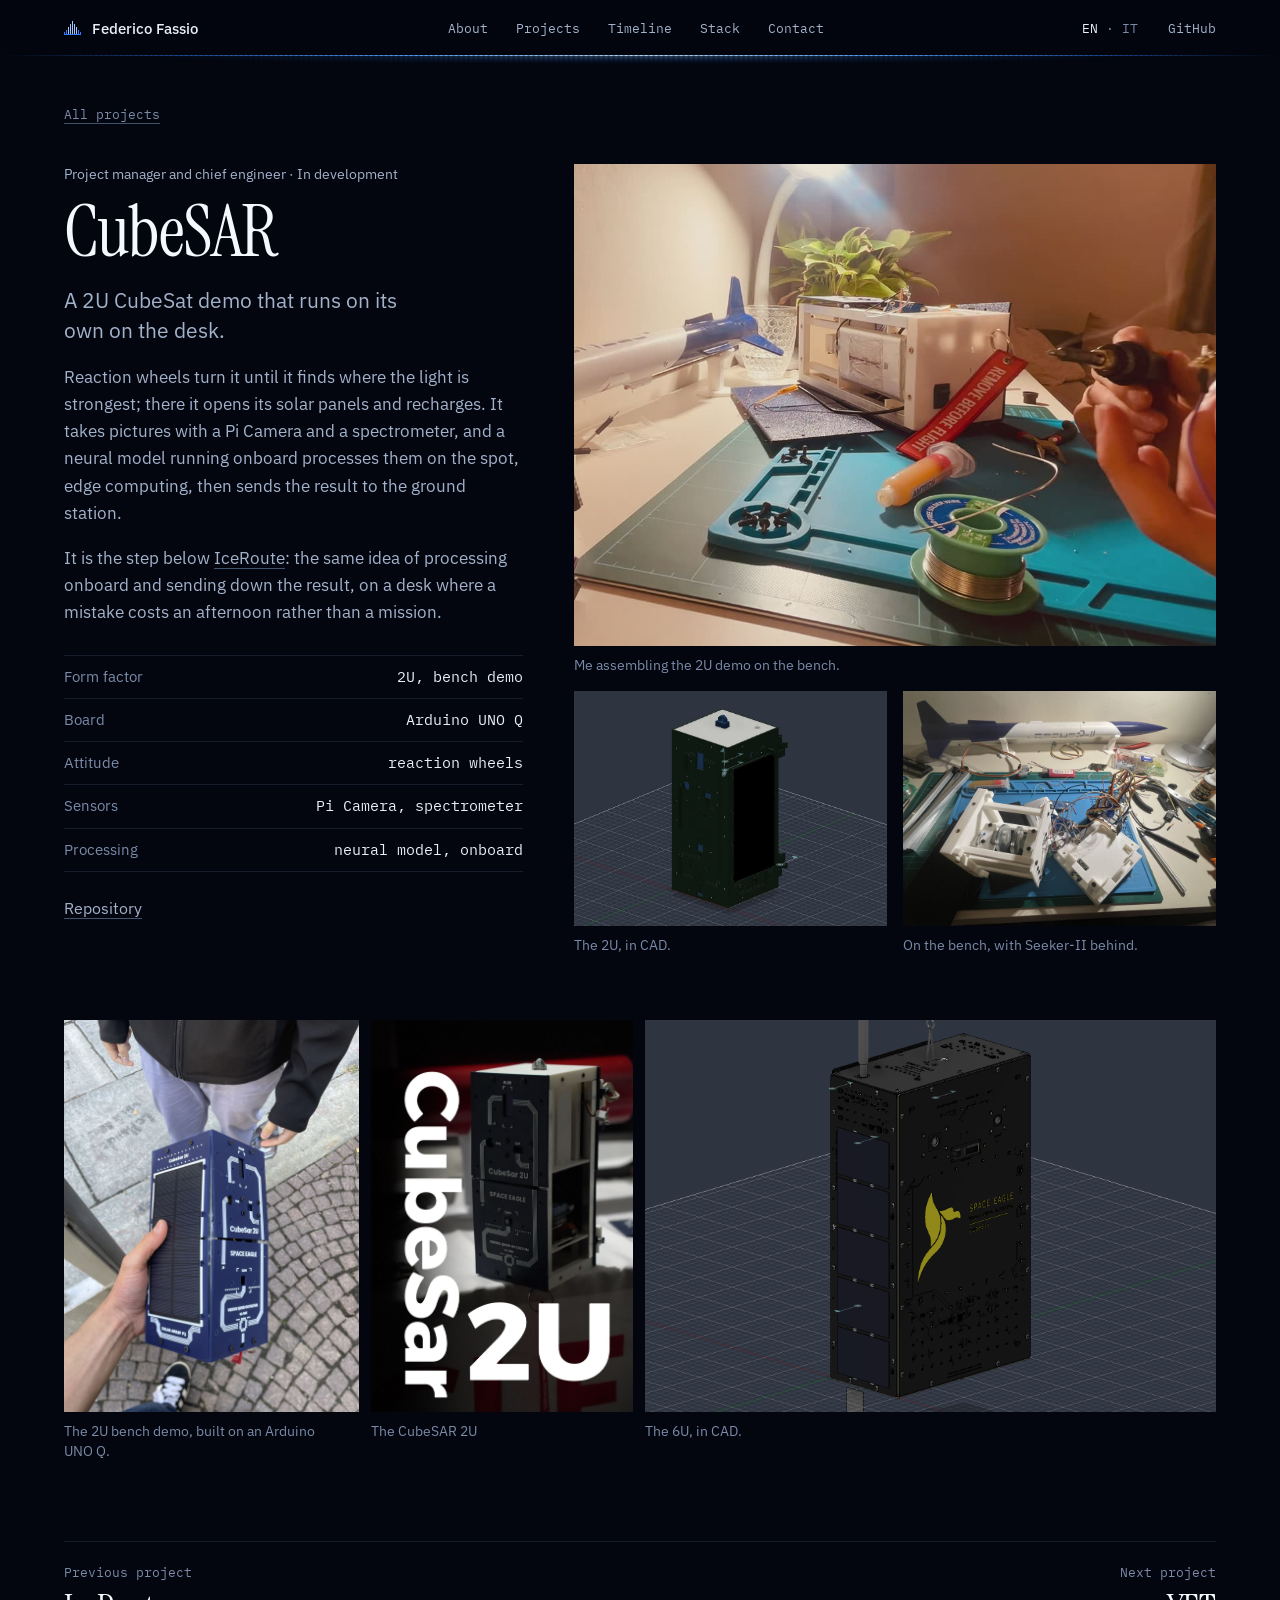
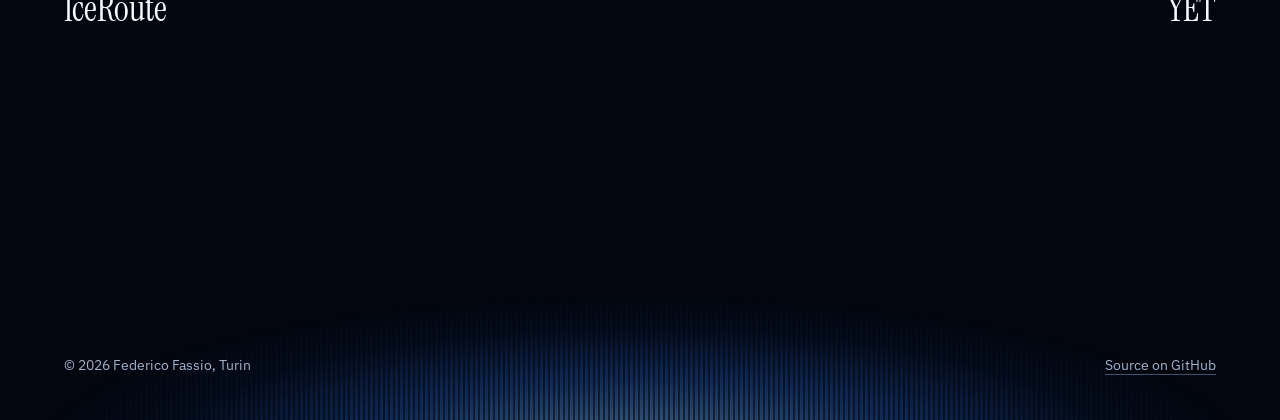
<file: cubesar/index.html>
<!doctype html>
<html lang="en" data-lang="en" data-title-en="CubeSAR · Federico Fassio" data-title-it="CubeSAR · Federico Fassio">
<head>
<meta charset="utf-8">
<meta name="viewport" content="width=device-width, initial-scale=1, viewport-fit=cover">
<title>CubeSAR · Federico Fassio</title>
<meta name="description" content="CubeSAR: a 2U CubeSat demo that turns towards the light with reaction wheels, opens its solar panels to recharge, takes pictures with a Pi Camera and a spectrometer and processes them onboard with a neural model. Federico Fassio is project manager and chief engineer, at Space Eagle APS.">
<meta name="author" content="Federico Fassio">
<link rel="canonical" href="https://federicofassio.it/cubesar/">
<meta property="og:type" content="article">
<meta property="og:site_name" content="Federico Fassio">
<meta property="og:title" content="CubeSAR · Federico Fassio">
<meta property="og:description" content="CubeSAR: a 2U CubeSat demo that turns towards the light with reaction wheels, opens its solar panels to recharge, takes pictures with a Pi Camera and a spectrometer and processes them onboard with a neural model. Federico Fassio is project manager and chief engineer, at Space Eagle APS.">
<meta property="og:url" content="https://federicofassio.it/cubesar/">
<meta property="og:locale" content="en_GB">
<meta property="og:locale:alternate" content="it_IT">
<meta property="og:image" content="https://federicofassio.it/img/cubesar-banco.jpg">
<meta property="og:image:type" content="image/jpeg">
<meta property="og:image:width" content="1600">
<meta property="og:image:height" content="1200">
<meta property="og:image:alt" content="The CubeSAR 2U demo being assembled on the bench">
<meta name="twitter:card" content="summary_large_image">
<meta name="twitter:title" content="CubeSAR · Federico Fassio">
<meta name="twitter:description" content="CubeSAR: a 2U CubeSat demo that turns towards the light with reaction wheels, opens its solar panels to recharge, takes pictures with a Pi Camera and a spectrometer and processes them onboard with a neural model. Federico Fassio is project manager and chief engineer, at Space Eagle APS.">
<meta name="twitter:image" content="https://federicofassio.it/img/cubesar-banco.jpg">
<meta name="twitter:image:alt" content="The CubeSAR 2U demo being assembled on the bench">
<meta name="theme-color" content="#03060e">
<link rel="icon" href="/favicon.ico" sizes="48x48">
<link rel="icon" href="/favicon.svg" type="image/svg+xml">
<link rel="icon" href="/favicon-96x96.png" sizes="96x96" type="image/png">
<link rel="apple-touch-icon" href="/apple-touch-icon.png">
<link rel="manifest" href="/site.webmanifest">
<script type="application/ld+json">
{"@context":"https://schema.org","@type":"BreadcrumbList","itemListElement":[{"@type":"ListItem","position":1,"name":"Federico Fassio","item":"https://federicofassio.it/"},{"@type":"ListItem","position":2,"name":"CubeSAR","item":"https://federicofassio.it/cubesar/"}]}
</script>

<!-- La lingua scelta si applica prima del disegno, così non si vede il cambio -->
<script>
try{
  var L = localStorage.getItem('lang');
  if(L === 'it' || L === 'en'){
    document.documentElement.setAttribute('data-lang', L);
    document.documentElement.setAttribute('lang', L);
  }
}catch(e){}
</script>

<link rel="preconnect" href="https://fonts.googleapis.com">
<link rel="preconnect" href="https://fonts.gstatic.com" crossorigin>
<link href="https://fonts.googleapis.com/css2?family=IBM+Plex+Mono:wght@400;500&family=IBM+Plex+Sans:wght@400;500;600&family=Instrument+Serif:ital@0;1&display=swap" rel="stylesheet">
<link rel="stylesheet" href="../assets/site.css?v=11">
</head>
<body>
<a class="skip" href="#main" data-l="en">Skip to content</a>
<a class="skip" href="#main" data-l="it">Salta al contenuto</a>

<nav class="nav is-stuck nav--page" id="nav">
  <div class="nav__in">
    <a class="brand" href="../">
      <!-- Il marchio: nove tacche a campana su una riga, come il cumulo dell'hero -->
      <svg viewBox="0 0 17 14" aria-hidden="true"><rect class="h" x="0" y="11" width="1" height="2"/><rect class="h" x="2" y="9" width="1" height="4"/><rect x="4" y="6" width="1" height="7"/><rect x="6" y="3" width="1" height="10"/><rect x="8" y="0" width="1" height="13"/><rect x="10" y="3" width="1" height="10"/><rect x="12" y="6" width="1" height="7"/><rect class="h" x="14" y="9" width="1" height="4"/><rect class="h" x="16" y="11" width="1" height="2"/><rect class="h" x="0" y="13" width="17" height="1"/></svg>
      Federico Fassio
    </a>
    <ul class="nav__links" id="navlinks">
      <li><a href="../#about"><span data-l="en">About</span><span data-l="it">Chi sono</span></a></li>
      <li><a href="../#projects"><span data-l="en">Projects</span><span data-l="it">Progetti</span></a></li>
      <li><a href="../#path"><span data-l="en">Timeline</span><span data-l="it">Percorso</span></a></li>
      <li><a href="../#stack">Stack</a></li>
      <li><a href="../#contact"><span data-l="en">Contact</span><span data-l="it">Contatti</span></a></li>
      <li class="nav__extra"><a href="https://github.com/DoubleF35" rel="me">GitHub</a></li>
      <li class="nav__extra"><a href="https://www.instagram.com/federicofassioo/" rel="me">Instagram</a></li>
      <li class="nav__extra"><a href="https://www.tiktok.com/@imdoublef" rel="me">TikTok</a></li>
    </ul>
    <div class="nav__end">
      <div class="lang" id="lang" role="group" aria-label="Lingua / Language">
        <button type="button" value="en" lang="en" aria-pressed="true">EN</button><span aria-hidden="true">·</span><button type="button" value="it" lang="it" aria-pressed="false">IT</button>
      </div>
      <a class="nav__gh" href="https://github.com/DoubleF35" rel="me">GitHub</a>
      <button type="button" class="burger" id="burger" aria-expanded="false" aria-controls="navlinks">
        <i aria-hidden="true"></i>Menu
      </button>
    </div>
  </div>
  <span class="nav__comb" aria-hidden="true"></span>
</nav>

<main id="main" class="proj">
  <div class="wrap">
    <p class="crumb"><a href="../#projects"><span data-l="en">All projects</span><span data-l="it">Tutti i progetti</span></a></p>
    <!-- Stesso impaginato di IceRoute (article.flag): testo e scheda a
         sinistra, il video del montaggio grande a destra, due foto sotto.
         In fondo una fila con le tre immagini di formato diverso. -->
    <article class="flag" id="cubesar">
      <div class="flag__text">
        <p class="meta"><span data-l="en">Project manager and chief engineer · In development</span><span data-l="it">Project manager e chief engineer · In sviluppo</span></p>
        <h1>CubeSAR</h1>
        <p class="deck" data-l="en">A 2U CubeSat demo that runs on its own on the desk.</p>
        <p class="deck" data-l="it">Una demo di CubeSat 2U che sulla scrivania lavora da sola.</p>
        <p data-l="en">
          Reaction wheels turn it until it finds where the light is strongest; there it opens
          its solar panels and recharges. It takes pictures with a Pi Camera and a spectrometer,
          and a neural model running onboard processes them on the spot, edge computing, then
          sends the result to the ground station.
        </p>
        <p data-l="it">
          Le ruote di reazione la fanno girare finché trova il punto con più luce: lì apre i
          pannelli solari e si ricarica. Fa le foto con una Pi Camera e uno spettrometro, e un
          modello neurale che gira a bordo le elabora sul posto, in edge computing, poi manda il
          risultato alla stazione di terra.
        </p>
        <p data-l="en">
          It is the step below <a href="../iceroute/">IceRoute</a>: the same idea of processing
          onboard and sending down the result, on a desk where a mistake costs an afternoon
          rather than a mission.
        </p>
        <p data-l="it">
          È il gradino sotto <a href="../iceroute/">IceRoute</a>: la stessa idea di elaborare a
          bordo e mandare giù il risultato, su una scrivania dove uno sbaglio costa un pomeriggio
          e non una missione.
        </p>
        <dl class="sheet">
          <div><dt><span data-l="en">Form factor</span><span data-l="it">Formato</span></dt><dd><span data-l="en">2U, bench demo</span><span data-l="it">2U, demo da banco</span></dd></div>
          <div><dt><span data-l="en">Board</span><span data-l="it">Scheda</span></dt><dd>Arduino UNO&nbsp;Q</dd></div>
          <div><dt><span data-l="en">Attitude</span><span data-l="it">Assetto</span></dt><dd><span data-l="en">reaction wheels</span><span data-l="it">ruote di reazione</span></dd></div>
          <div><dt><span data-l="en">Sensors</span><span data-l="it">Sensori</span></dt><dd><span data-l="en">Pi Camera, spectrometer</span><span data-l="it">Pi Camera, spettrometro</span></dd></div>
          <div><dt><span data-l="en">Processing</span><span data-l="it">Elaborazione</span></dt><dd><span data-l="en">neural model, onboard</span><span data-l="it">modello neurale, a bordo</span></dd></div>
        </dl>
        <p class="links"><a href="https://github.com/DoubleF35/CubeSAR">Repository</a></p>
      </div>
      <figure class="flag__main flag__main--43">
        <span class="frame"><video data-anim="../img/cubesar-montaggio.avif" autoplay muted loop playsinline preload="auto" width="960" height="720" poster="../img/cubesar-montaggio.jpg"><source src="../img/cubesar-montaggio.mp4" type="video/mp4"></video></span>
        <figcaption data-l="en">Me assembling the 2U demo on the bench.</figcaption>
        <figcaption data-l="it">Mentre monto la demo 2U sul banco.</figcaption>
      </figure>
      <div class="flag__pair">
        <figure class="shot--43">
          <span class="frame"><img src="../img/cubesar-2u-cad.jpg" width="933" height="700" alt="CAD render of the CubeSAR 2U" data-alt-it="Il render CAD del CubeSAR 2U" loading="lazy"></span>
          <figcaption data-l="en">The 2U, in CAD.</figcaption>
          <figcaption data-l="it">Il 2U, in CAD.</figcaption>
        </figure>
        <figure class="shot--43">
          <span class="frame"><img src="../img/cubesar-banco.jpg" width="1600" height="1200" alt="The 2U demo being assembled on the bench, with Seeker-II behind" data-alt-it="La demo 2U in montaggio sul banco, con Seeker-II sullo sfondo" loading="lazy"></span>
          <figcaption data-l="en">On the bench, with Seeker-II behind.</figcaption>
          <figcaption data-l="it">Sul banco, con Seeker-II sullo sfondo.</figcaption>
        </figure>
      </div>
    </article>
    <div class="gal">
      <div class="jrow">
        <figure style="--r:.75">
          <span class="frame"><img src="../img/cubesar-2u.jpg" width="1200" height="1600" alt="The CubeSAR 2U bench demo, held in one hand" data-alt-it="La demo da banco CubeSAR 2U, tenuta in una mano" loading="lazy"></span>
          <figcaption data-l="en">The 2U bench demo, built on an Arduino UNO&nbsp;Q.</figcaption>
          <figcaption data-l="it">La demo da banco 2U, costruita con una Arduino UNO&nbsp;Q.</figcaption>
        </figure>
        <figure style="--r:.667">
          <span class="frame"><img src="../img/cubesar-2u-poster.jpg" width="1067" height="1600" alt="Poster of the CubeSAR 2U: the satellite with the title CubeSar 2U written over the photo" data-alt-it="Il poster del CubeSAR 2U: il satellite con il titolo CubeSar 2U scritto sopra la foto" loading="lazy"></span>
          <figcaption data-l="en">The CubeSAR 2U</figcaption>
          <figcaption data-l="it">Il CubeSAR 2U</figcaption>
        </figure>
        <figure style="--r:1.4545">
          <span class="frame"><img src="../img/cubesar.png" width="1600" height="1100" alt="CAD model of the CubeSAR 6U" data-alt-it="Il modello CAD del CubeSAR 6U" loading="lazy"></span>
          <figcaption data-l="en">The 6U, in CAD.</figcaption>
          <figcaption data-l="it">Il 6U, in CAD.</figcaption>
        </figure>
      </div>
    </div>
    <nav class="pnav" aria-label="Projects">
      <a class="prev" href="../iceroute/"><span class="lab"><span data-l="en">Previous project</span><span data-l="it">Progetto precedente</span></span><span class="name"><span data-l="en">IceRoute</span><span data-l="it">IceRoute</span></span></a>
      <a class="next" href="../yet-community/"><span class="lab"><span data-l="en">Next project</span><span data-l="it">Progetto successivo</span></span><span class="name"><span data-l="en">YET</span><span data-l="it">YET</span></span></a>
    </nav>
  </div>
</main>

<footer class="foot">
  <div class="wrap foot__in">
    <p data-l="en">© 2026 Federico Fassio, Turin</p>
    <p data-l="it">© 2026 Federico Fassio, Torino</p>
    <p><a href="https://github.com/DoubleF35/doublef35.github.io"><span data-l="en">Source on GitHub</span><span data-l="it">Sorgente su GitHub</span></a></p>
  </div>
</footer>

<script src="../assets/site.js?v=11"></script>
</body>
</html>
</file>
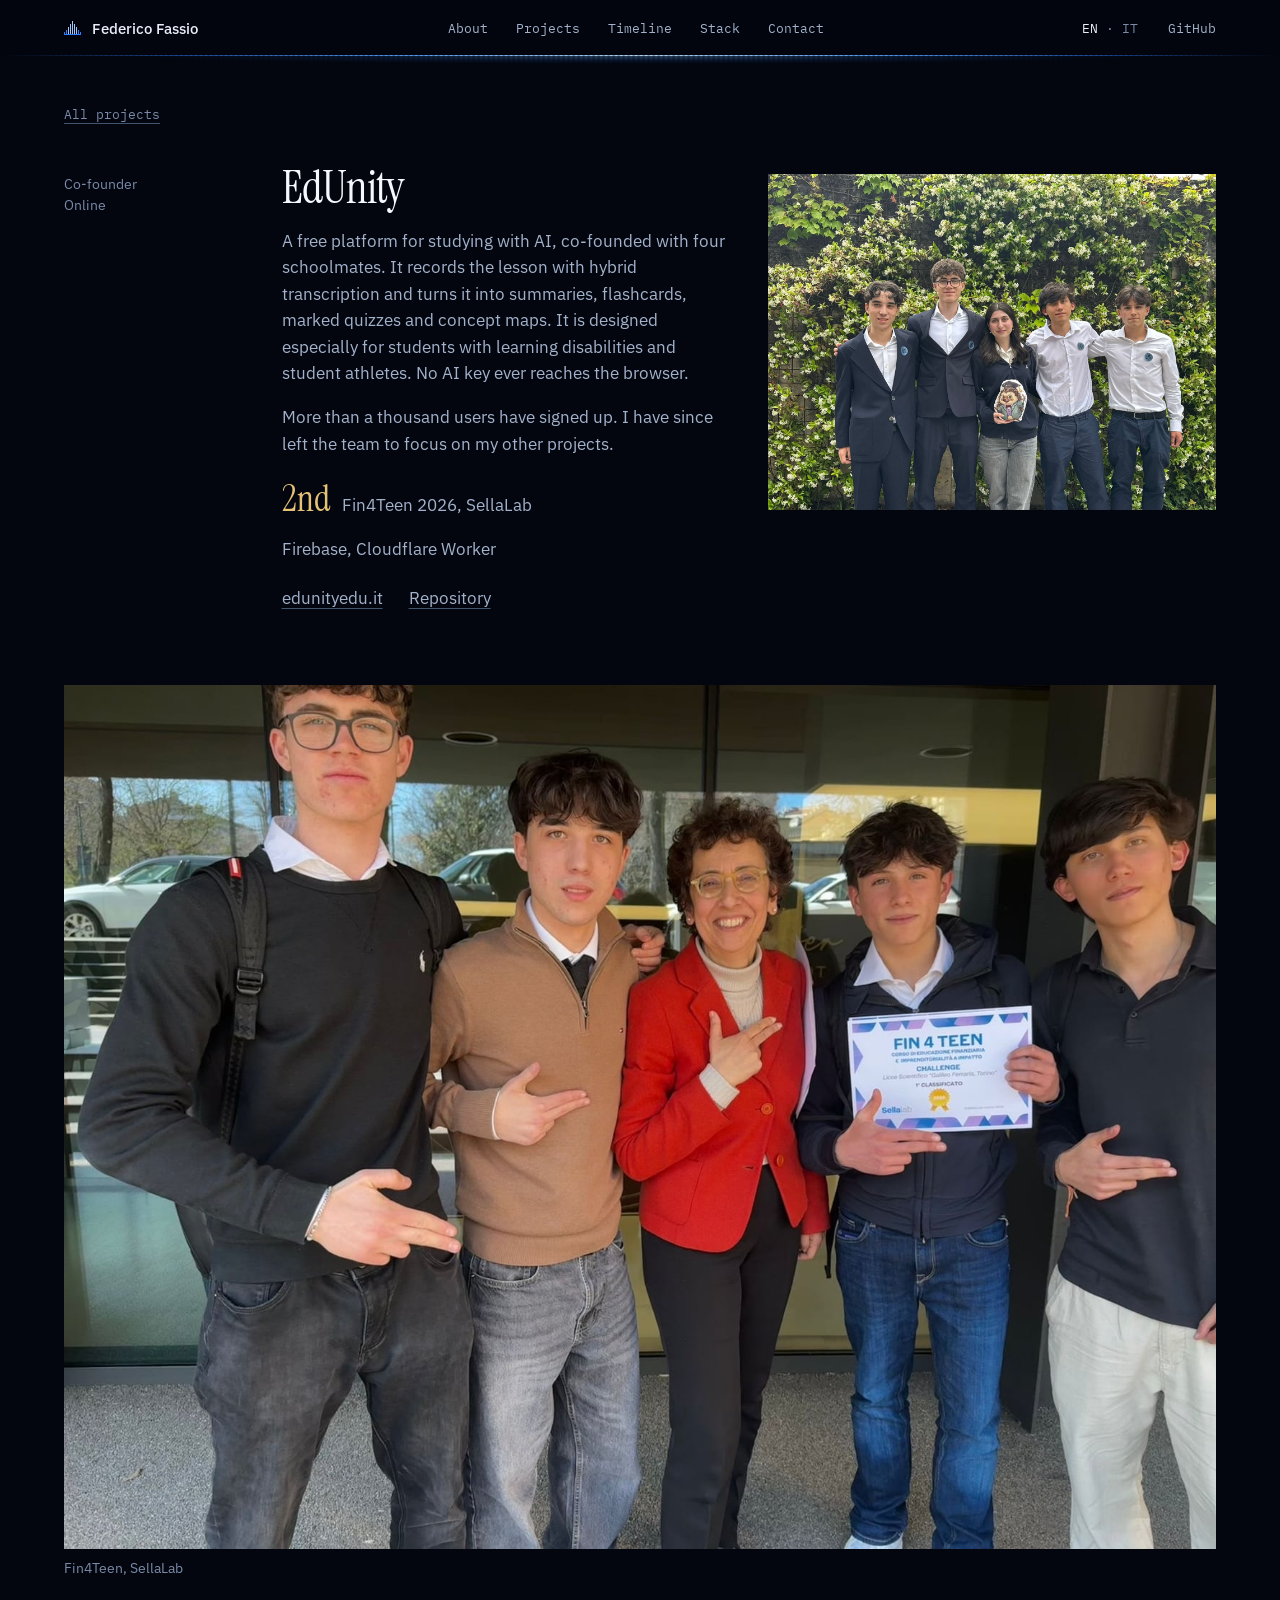
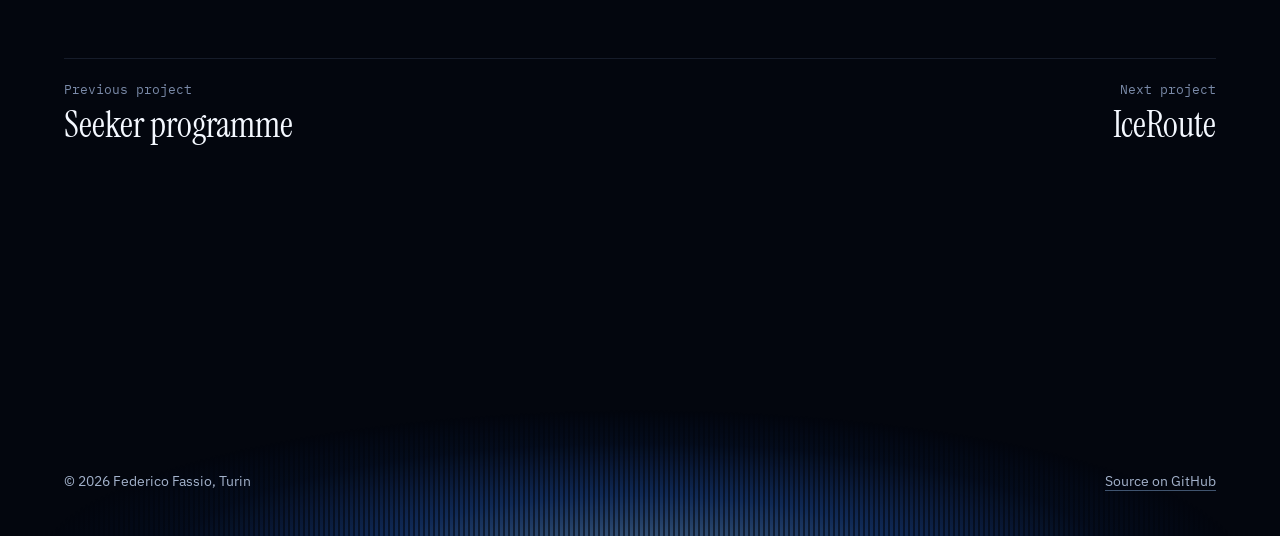
<file: edunity/index.html>
<!doctype html>
<html lang="en" data-lang="en" data-title-en="EdUnity · Federico Fassio" data-title-it="EdUnity · Federico Fassio">
<head>
<meta charset="utf-8">
<meta name="viewport" content="width=device-width, initial-scale=1, viewport-fit=cover">
<title>EdUnity · Federico Fassio</title>
<meta name="description" content="EdUnity: a free platform for studying with AI, designed especially for students with learning disabilities and student athletes, with more than a thousand registered users. Co-founded by Federico Fassio. 2nd at Fin4Teen 2026.">
<meta name="author" content="Federico Fassio">
<link rel="canonical" href="https://federicofassio.it/edunity/">
<meta property="og:type" content="article">
<meta property="og:site_name" content="Federico Fassio">
<meta property="og:title" content="EdUnity · Federico Fassio">
<meta property="og:description" content="EdUnity: a free platform for studying with AI, designed especially for students with learning disabilities and student athletes, with more than a thousand registered users. Co-founded by Federico Fassio. 2nd at Fin4Teen 2026.">
<meta property="og:url" content="https://federicofassio.it/edunity/">
<meta property="og:locale" content="en_GB">
<meta property="og:locale:alternate" content="it_IT">
<meta property="og:image" content="https://federicofassio.it/img/edunity.jpeg">
<meta property="og:image:type" content="image/jpeg">
<meta property="og:image:width" content="1600">
<meta property="og:image:height" content="1200">
<meta property="og:image:alt" content="EdUnity">
<meta name="twitter:card" content="summary_large_image">
<meta name="twitter:title" content="EdUnity · Federico Fassio">
<meta name="twitter:description" content="EdUnity: a free platform for studying with AI, designed especially for students with learning disabilities and student athletes, with more than a thousand registered users. Co-founded by Federico Fassio. 2nd at Fin4Teen 2026.">
<meta name="twitter:image" content="https://federicofassio.it/img/edunity.jpeg">
<meta name="twitter:image:alt" content="EdUnity">
<meta name="theme-color" content="#03060e">
<link rel="icon" href="/favicon.ico" sizes="48x48">
<link rel="icon" href="/favicon.svg" type="image/svg+xml">
<link rel="icon" href="/favicon-96x96.png" sizes="96x96" type="image/png">
<link rel="apple-touch-icon" href="/apple-touch-icon.png">
<link rel="manifest" href="/site.webmanifest">
<script type="application/ld+json">
{"@context":"https://schema.org","@type":"BreadcrumbList","itemListElement":[{"@type":"ListItem","position":1,"name":"Federico Fassio","item":"https://federicofassio.it/"},{"@type":"ListItem","position":2,"name":"EdUnity","item":"https://federicofassio.it/edunity/"}]}
</script>

<!-- La lingua scelta si applica prima del disegno, così non si vede il cambio -->
<script>
try{
  var L = localStorage.getItem('lang');
  if(L === 'it' || L === 'en'){
    document.documentElement.setAttribute('data-lang', L);
    document.documentElement.setAttribute('lang', L);
  }
}catch(e){}
</script>

<link rel="preconnect" href="https://fonts.googleapis.com">
<link rel="preconnect" href="https://fonts.gstatic.com" crossorigin>
<link href="https://fonts.googleapis.com/css2?family=IBM+Plex+Mono:wght@400;500&family=IBM+Plex+Sans:wght@400;500;600&family=Instrument+Serif:ital@0;1&display=swap" rel="stylesheet">
<link rel="stylesheet" href="../assets/site.css?v=11">
</head>
<body>
<a class="skip" href="#main" data-l="en">Skip to content</a>
<a class="skip" href="#main" data-l="it">Salta al contenuto</a>

<nav class="nav is-stuck nav--page" id="nav">
  <div class="nav__in">
    <a class="brand" href="../">
      <!-- Il marchio: nove tacche a campana su una riga, come il cumulo dell'hero -->
      <svg viewBox="0 0 17 14" aria-hidden="true"><rect class="h" x="0" y="11" width="1" height="2"/><rect class="h" x="2" y="9" width="1" height="4"/><rect x="4" y="6" width="1" height="7"/><rect x="6" y="3" width="1" height="10"/><rect x="8" y="0" width="1" height="13"/><rect x="10" y="3" width="1" height="10"/><rect x="12" y="6" width="1" height="7"/><rect class="h" x="14" y="9" width="1" height="4"/><rect class="h" x="16" y="11" width="1" height="2"/><rect class="h" x="0" y="13" width="17" height="1"/></svg>
      Federico Fassio
    </a>
    <ul class="nav__links" id="navlinks">
      <li><a href="../#about"><span data-l="en">About</span><span data-l="it">Chi sono</span></a></li>
      <li><a href="../#projects"><span data-l="en">Projects</span><span data-l="it">Progetti</span></a></li>
      <li><a href="../#path"><span data-l="en">Timeline</span><span data-l="it">Percorso</span></a></li>
      <li><a href="../#stack">Stack</a></li>
      <li><a href="../#contact"><span data-l="en">Contact</span><span data-l="it">Contatti</span></a></li>
      <li class="nav__extra"><a href="https://github.com/DoubleF35" rel="me">GitHub</a></li>
      <li class="nav__extra"><a href="https://www.instagram.com/federicofassioo/" rel="me">Instagram</a></li>
      <li class="nav__extra"><a href="https://www.tiktok.com/@imdoublef" rel="me">TikTok</a></li>
    </ul>
    <div class="nav__end">
      <div class="lang" id="lang" role="group" aria-label="Lingua / Language">
        <button type="button" value="en" lang="en" aria-pressed="true">EN</button><span aria-hidden="true">·</span><button type="button" value="it" lang="it" aria-pressed="false">IT</button>
      </div>
      <a class="nav__gh" href="https://github.com/DoubleF35" rel="me">GitHub</a>
      <button type="button" class="burger" id="burger" aria-expanded="false" aria-controls="navlinks">
        <i aria-hidden="true"></i>Menu
      </button>
    </div>
  </div>
  <span class="nav__comb" aria-hidden="true"></span>
</nav>

<main id="main" class="proj">
  <div class="wrap">
    <p class="crumb"><a href="../#projects"><span data-l="en">All projects</span><span data-l="it">Tutti i progetti</span></a></p>
    <article class="row" id="edunity">
      <p class="meta"><span><span data-l="en">Co-founder</span><span data-l="it">Cofondatore</span></span><span>Online</span></p>
      <h1>EdUnity</h1>
      <figure class="row__fig">
        <span class="frame"><img src="../img/edunity.jpeg" width="1600" height="1200" alt="EdUnity" loading="lazy"></span>
      </figure>
      <div class="row__text">
        <p data-l="en">
          A free platform for studying with AI, co-founded with four schoolmates. It records the
          lesson with hybrid transcription and turns it into summaries, flashcards, marked quizzes
          and concept maps. It is designed especially for students with learning disabilities and
          student athletes. No AI key ever reaches the browser.
        </p>
        <p data-l="en">
          More than a thousand users have signed up. I have since left the team to focus on my
          other projects.
        </p>
        <p data-l="it">
          Piattaforma gratuita per studiare con l'AI, cofondata con quattro compagni di scuola.
          Registra la lezione con una trascrizione ibrida e ne ricava riassunti, flashcard, quiz con
          correzione e mappe concettuali. È pensata in particolare per studenti con DSA e
          studenti-atleti. Nessuna chiave AI arriva al browser.
        </p>
        <p data-l="it">
          Gli utenti registrati sono più di mille. Poi sono uscito dal team per concentrarmi sugli
          altri progetti.
        </p>
        <p class="prize"><b><span data-l="en">2nd</span><span data-l="it">2º</span></b><span>Fin4Teen 2026, SellaLab</span></p>
        <p class="specs">Firebase, Cloudflare Worker</p>
        <p class="links">
          <a href="https://edunityedu.it">edunityedu.it</a>
          <a href="https://github.com/DoubleF35/EdUnity">Repository</a>
        </p>
      </div>
    </article>
    <div class="gal">
      <div class="photos photos--fit">
        <figure>
          <span class="frame"><img src="../img/fin4teen.jpeg" width="1600" height="1200" alt="Fin4Teen, SellaLab" data-alt-it="Fin4Teen, SellaLab" loading="lazy"></span>
          <figcaption data-l="en">Fin4Teen, SellaLab</figcaption>
          <figcaption data-l="it">Fin4Teen, SellaLab</figcaption>
        </figure>
      </div>
    </div>
    <nav class="pnav" aria-label="Projects">
      <a class="prev" href="../seeker/"><span class="lab"><span data-l="en">Previous project</span><span data-l="it">Progetto precedente</span></span><span class="name"><span data-l="en">Seeker programme</span><span data-l="it">Programma Seeker</span></span></a>
      <a class="next" href="../iceroute/"><span class="lab"><span data-l="en">Next project</span><span data-l="it">Progetto successivo</span></span><span class="name"><span data-l="en">IceRoute</span><span data-l="it">IceRoute</span></span></a>
    </nav>
  </div>
</main>

<footer class="foot">
  <div class="wrap foot__in">
    <p data-l="en">© 2026 Federico Fassio, Turin</p>
    <p data-l="it">© 2026 Federico Fassio, Torino</p>
    <p><a href="https://github.com/DoubleF35/doublef35.github.io"><span data-l="en">Source on GitHub</span><span data-l="it">Sorgente su GitHub</span></a></p>
  </div>
</footer>

<script src="../assets/site.js?v=11"></script>
</body>
</html>
</file>
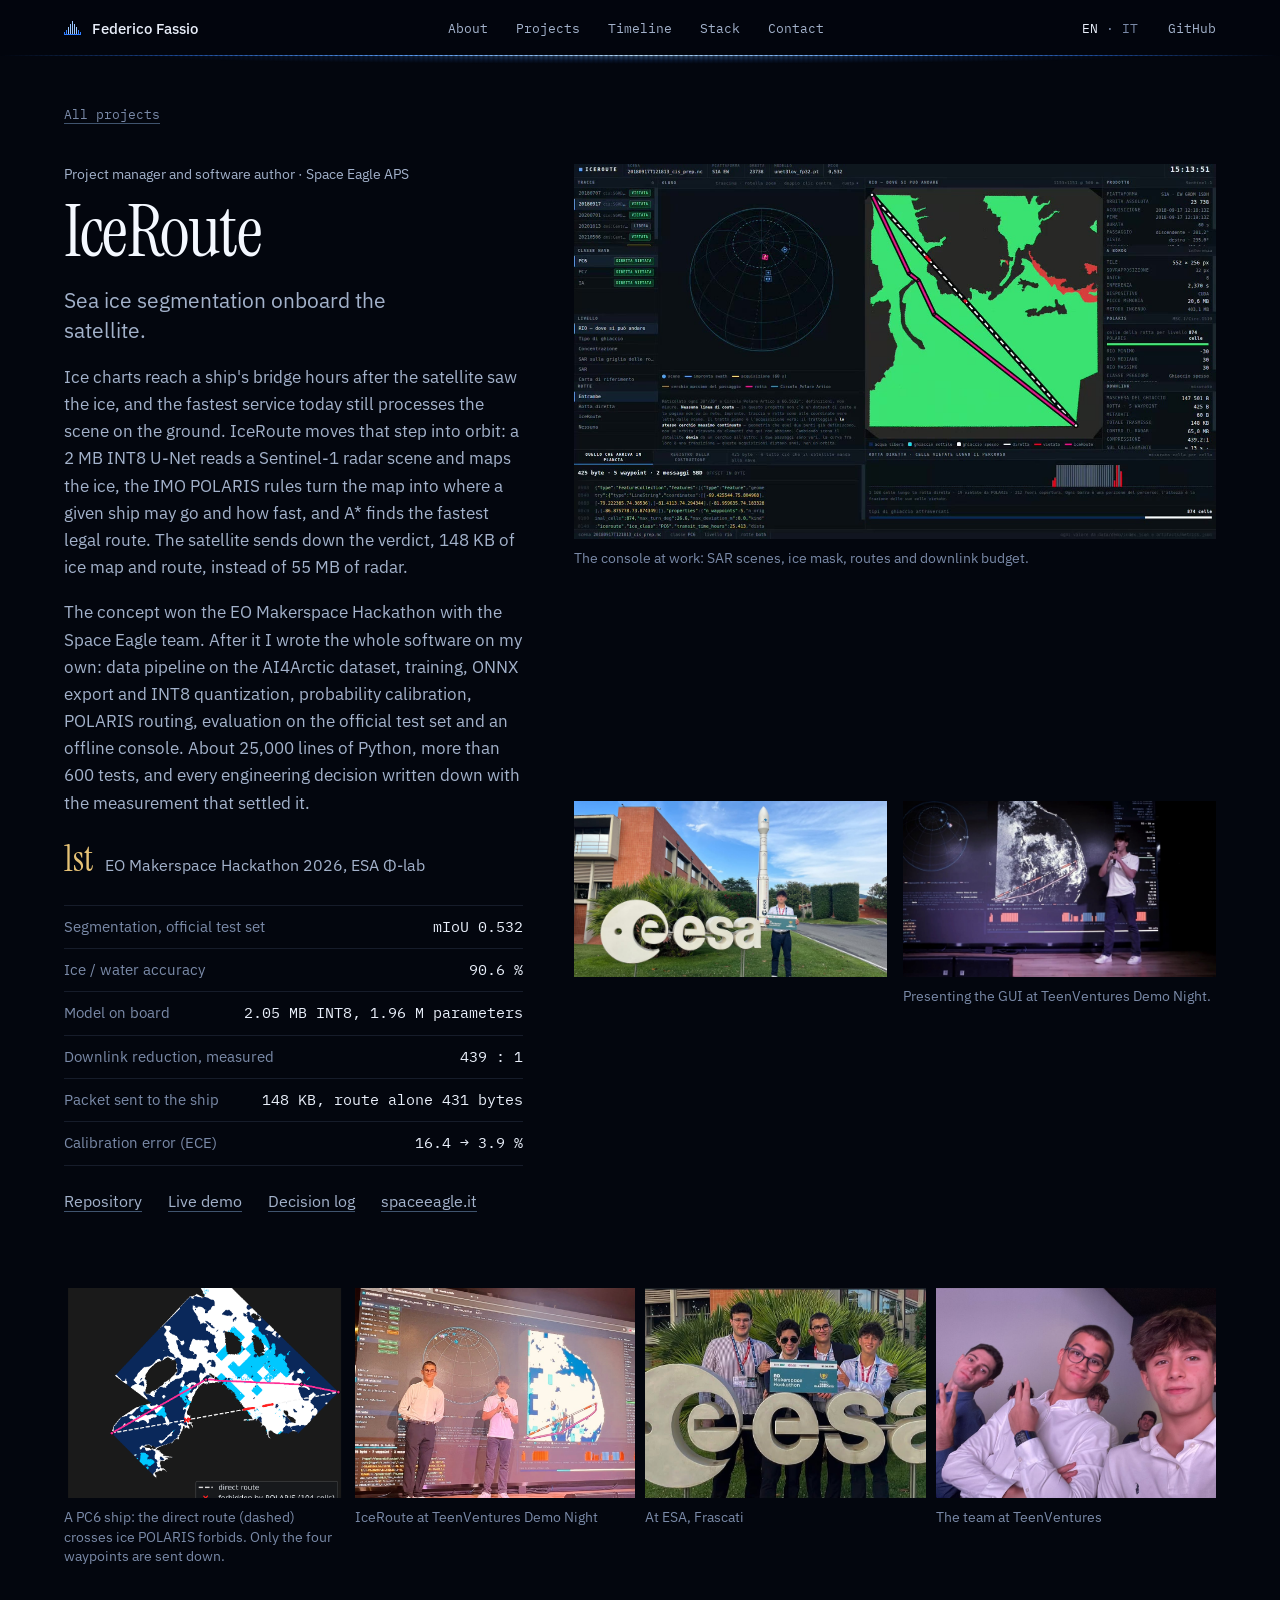
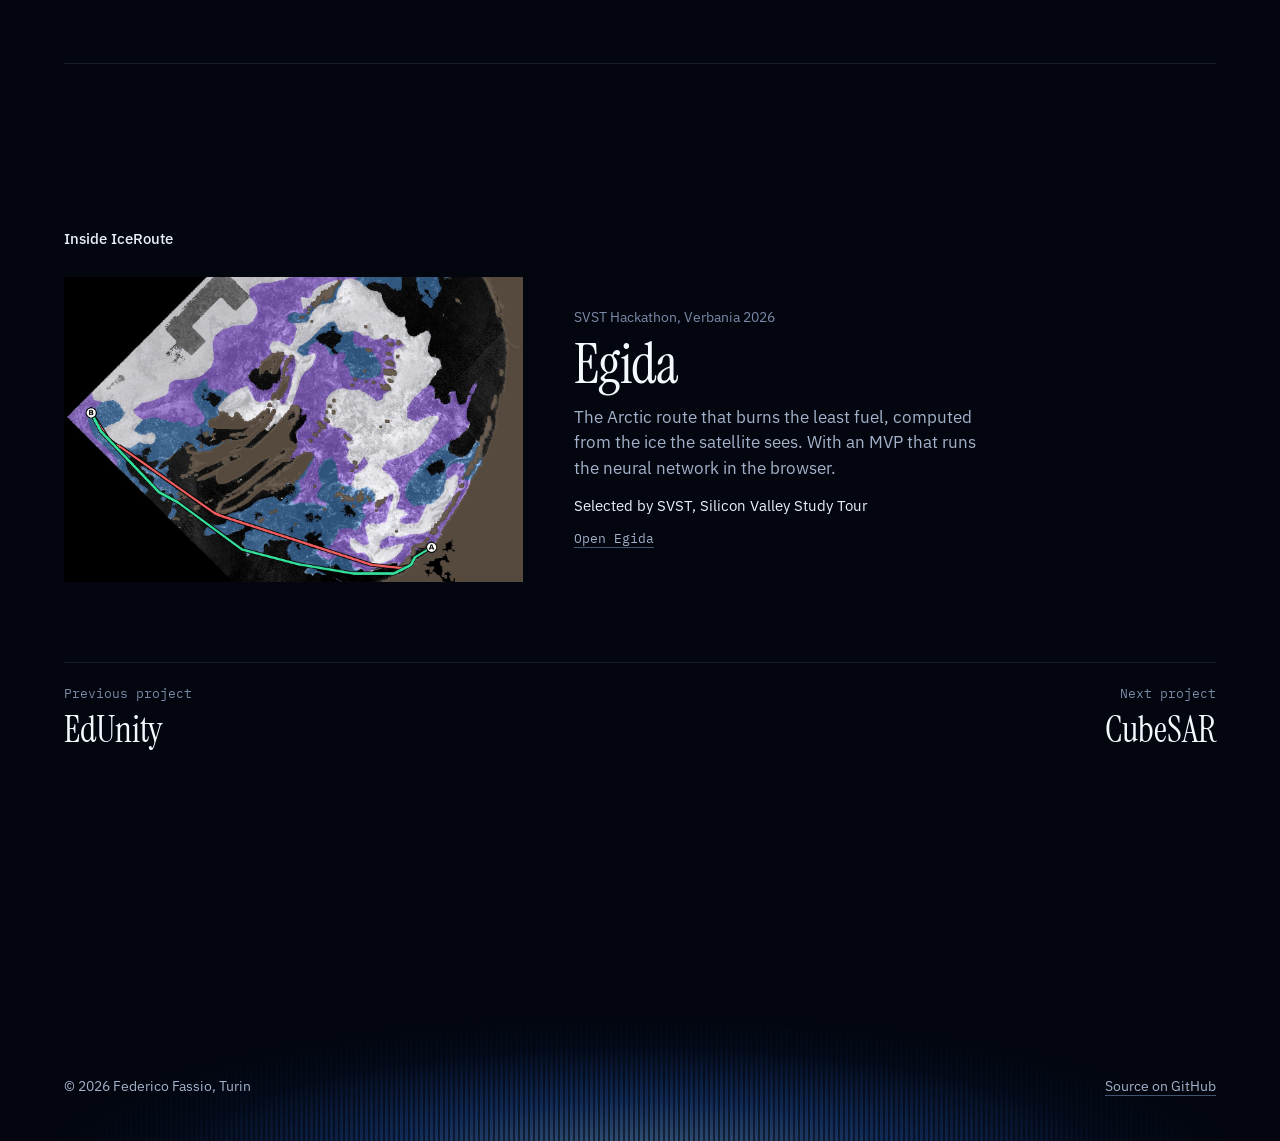
<file: iceroute/index.html>
<!doctype html>
<html lang="en" data-lang="en" data-title-en="IceRoute · Federico Fassio" data-title-it="IceRoute · Federico Fassio">
<head>
<meta charset="utf-8">
<meta name="viewport" content="width=device-width, initial-scale=1, viewport-fit=cover">
<title>IceRoute · Federico Fassio</title>
<meta name="description" content="IceRoute: sea ice segmentation onboard a CubeSat and the Arctic route computed in orbit. 1st at the EO Makerspace Hackathon 2026, ESA Φ-lab. Open-source software by Federico Fassio: 2 MB INT8 U-Net, POLARIS routing, 439:1 downlink reduction.">
<meta name="author" content="Federico Fassio">
<link rel="canonical" href="https://federicofassio.it/iceroute/">
<meta property="og:type" content="article">
<meta property="og:site_name" content="Federico Fassio">
<meta property="og:title" content="IceRoute · Federico Fassio">
<meta property="og:description" content="IceRoute: sea ice segmentation onboard a CubeSat and the Arctic route computed in orbit. 1st at the EO Makerspace Hackathon 2026, ESA Φ-lab. Open-source software by Federico Fassio: 2 MB INT8 U-Net, POLARIS routing, 439:1 downlink reduction.">
<meta property="og:url" content="https://federicofassio.it/iceroute/">
<meta property="og:locale" content="en_GB">
<meta property="og:locale:alternate" content="it_IT">
<meta property="og:image" content="https://federicofassio.it/img/iceroute-console.jpg">
<meta property="og:image:type" content="image/jpeg">
<meta property="og:image:width" content="1582">
<meta property="og:image:height" content="945">
<meta property="og:image:alt" content="IceRoute console: SAR scene, ice mask, route and downlink budget">
<meta name="twitter:card" content="summary_large_image">
<meta name="twitter:title" content="IceRoute · Federico Fassio">
<meta name="twitter:description" content="IceRoute: sea ice segmentation onboard a CubeSat and the Arctic route computed in orbit. 1st at the EO Makerspace Hackathon 2026, ESA Φ-lab. Open-source software by Federico Fassio: 2 MB INT8 U-Net, POLARIS routing, 439:1 downlink reduction.">
<meta name="twitter:image" content="https://federicofassio.it/img/iceroute-console.jpg">
<meta name="twitter:image:alt" content="IceRoute console: SAR scene, ice mask, route and downlink budget">
<meta name="theme-color" content="#03060e">
<link rel="icon" href="/favicon.ico" sizes="48x48">
<link rel="icon" href="/favicon.svg" type="image/svg+xml">
<link rel="icon" href="/favicon-96x96.png" sizes="96x96" type="image/png">
<link rel="apple-touch-icon" href="/apple-touch-icon.png">
<link rel="manifest" href="/site.webmanifest">
<script type="application/ld+json">
{"@context":"https://schema.org","@type":"BreadcrumbList","itemListElement":[{"@type":"ListItem","position":1,"name":"Federico Fassio","item":"https://federicofassio.it/"},{"@type":"ListItem","position":2,"name":"IceRoute","item":"https://federicofassio.it/iceroute/"}]}
</script>

<!-- La lingua scelta si applica prima del disegno, così non si vede il cambio -->
<script>
try{
  var L = localStorage.getItem('lang');
  if(L === 'it' || L === 'en'){
    document.documentElement.setAttribute('data-lang', L);
    document.documentElement.setAttribute('lang', L);
  }
}catch(e){}
</script>

<link rel="preconnect" href="https://fonts.googleapis.com">
<link rel="preconnect" href="https://fonts.gstatic.com" crossorigin>
<link href="https://fonts.googleapis.com/css2?family=IBM+Plex+Mono:wght@400;500&family=IBM+Plex+Sans:wght@400;500;600&family=Instrument+Serif:ital@0;1&display=swap" rel="stylesheet">
<link rel="stylesheet" href="../assets/site.css?v=11">
</head>
<body>
<a class="skip" href="#main" data-l="en">Skip to content</a>
<a class="skip" href="#main" data-l="it">Salta al contenuto</a>

<nav class="nav is-stuck nav--page" id="nav">
  <div class="nav__in">
    <a class="brand" href="../">
      <!-- Il marchio: nove tacche a campana su una riga, come il cumulo dell'hero -->
      <svg viewBox="0 0 17 14" aria-hidden="true"><rect class="h" x="0" y="11" width="1" height="2"/><rect class="h" x="2" y="9" width="1" height="4"/><rect x="4" y="6" width="1" height="7"/><rect x="6" y="3" width="1" height="10"/><rect x="8" y="0" width="1" height="13"/><rect x="10" y="3" width="1" height="10"/><rect x="12" y="6" width="1" height="7"/><rect class="h" x="14" y="9" width="1" height="4"/><rect class="h" x="16" y="11" width="1" height="2"/><rect class="h" x="0" y="13" width="17" height="1"/></svg>
      Federico Fassio
    </a>
    <ul class="nav__links" id="navlinks">
      <li><a href="../#about"><span data-l="en">About</span><span data-l="it">Chi sono</span></a></li>
      <li><a href="../#projects"><span data-l="en">Projects</span><span data-l="it">Progetti</span></a></li>
      <li><a href="../#path"><span data-l="en">Timeline</span><span data-l="it">Percorso</span></a></li>
      <li><a href="../#stack">Stack</a></li>
      <li><a href="../#contact"><span data-l="en">Contact</span><span data-l="it">Contatti</span></a></li>
      <li class="nav__extra"><a href="https://github.com/DoubleF35" rel="me">GitHub</a></li>
      <li class="nav__extra"><a href="https://www.instagram.com/federicofassioo/" rel="me">Instagram</a></li>
      <li class="nav__extra"><a href="https://www.tiktok.com/@imdoublef" rel="me">TikTok</a></li>
    </ul>
    <div class="nav__end">
      <div class="lang" id="lang" role="group" aria-label="Lingua / Language">
        <button type="button" value="en" lang="en" aria-pressed="true">EN</button><span aria-hidden="true">·</span><button type="button" value="it" lang="it" aria-pressed="false">IT</button>
      </div>
      <a class="nav__gh" href="https://github.com/DoubleF35" rel="me">GitHub</a>
      <button type="button" class="burger" id="burger" aria-expanded="false" aria-controls="navlinks">
        <i aria-hidden="true"></i>Menu
      </button>
    </div>
  </div>
  <span class="nav__comb" aria-hidden="true"></span>
</nav>

<main id="main" class="proj">
  <div class="wrap">
    <p class="crumb"><a href="../#projects"><span data-l="en">All projects</span><span data-l="it">Tutti i progetti</span></a></p>
    <article class="flag" id="iceroute">
      <div class="flag__text">
        <p class="meta"><span data-l="en">Project manager and software author · Space Eagle APS</span><span data-l="it">Project manager e autore del software · Space Eagle APS</span></p>
        <h1>IceRoute</h1>
        <p class="deck" data-l="en">Sea ice segmentation onboard the satellite.</p>
        <p class="deck" data-l="it">Segmentazione del ghiaccio marino a bordo del satellite.</p>
        <p data-l="en">
          Ice charts reach a ship's bridge hours after the satellite saw the ice, and the fastest
          service today still processes the scene on the ground. IceRoute moves that step into
          orbit: a 2&nbsp;MB INT8 U-Net reads a Sentinel-1 radar scene and maps the ice, the IMO
          POLARIS rules turn the map into where a given ship may go and how fast, and A* finds the
          fastest legal route. The satellite sends down the verdict, 148&nbsp;KB of ice map and
          route, instead of 55&nbsp;MB of radar.
        </p>
        <p data-l="it">
          Le carte del ghiaccio arrivano in plancia ore dopo che il satellite ha visto il ghiaccio, e
          il servizio più rapido di oggi elabora ancora la scena a terra. IceRoute porta quel passo
          in orbita: una U-Net INT8 da 2&nbsp;MB legge una scena radar Sentinel-1 e mappa il
          ghiaccio, le regole POLARIS dell'IMO trasformano la mappa in dove una certa nave può
          andare e a che velocità, e A* trova la rotta lecita più veloce. Il satellite manda a terra
          il verdetto, 148&nbsp;KB di mappa e rotta, invece di 55&nbsp;MB di radar.
        </p>
        <p data-l="en">
          The concept won the EO Makerspace Hackathon with the Space Eagle team. After it I wrote
          the whole software on my own: data pipeline on the AI4Arctic dataset,
          training, ONNX export and INT8 quantization, probability calibration, POLARIS routing,
          evaluation on the official test set and an offline console. About 25,000 lines of
          Python, more than 600 tests, and every engineering decision written down with the
          measurement that settled it.
        </p>
        <p data-l="it">
          Il concept ha vinto l'EO Makerspace Hackathon con il team Space Eagle. Dopo ho scritto da
          solo tutto il software: pipeline dei dati sul dataset AI4Arctic,
          addestramento, export ONNX e quantizzazione INT8, calibrazione delle probabilità, rotte
          POLARIS, valutazione sul test set ufficiale e una console che funziona offline. Circa
          25.000 righe di Python, più di 600 test, e ogni scelta tecnica scritta con la misura che
          l'ha decisa.
        </p>
        <p class="prize"><b><span data-l="en">1st</span><span data-l="it">1º</span></b><span>EO Makerspace Hackathon 2026, ESA <span class="nw">Φ-lab</span></span></p>
        <dl class="sheet">
          <div><dt><span data-l="en">Segmentation, official test set</span><span data-l="it">Segmentazione, test set ufficiale</span></dt><dd>mIoU 0.532</dd></div>
          <div><dt><span data-l="en">Ice / water accuracy</span><span data-l="it">Accuratezza ghiaccio / acqua</span></dt><dd>90.6&nbsp;%</dd></div>
          <div><dt><span data-l="en">Model on board</span><span data-l="it">Modello a bordo</span></dt><dd><span data-l="en">2.05&nbsp;MB INT8, 1.96&nbsp;M parameters</span><span data-l="it">2,05&nbsp;MB INT8, 1,96&nbsp;M parametri</span></dd></div>
          <div><dt><span data-l="en">Downlink reduction, measured</span><span data-l="it">Riduzione del downlink, misurata</span></dt><dd>439 : 1</dd></div>
          <div><dt><span data-l="en">Packet sent to the ship</span><span data-l="it">Pacchetto inviato alla nave</span></dt><dd><span data-l="en">148&nbsp;KB, route alone 431&nbsp;bytes</span><span data-l="it">148&nbsp;KB, la rotta da sola 431&nbsp;byte</span></dd></div>
          <div><dt><span data-l="en">Calibration error (ECE)</span><span data-l="it">Errore di calibrazione (ECE)</span></dt><dd>16.4 → 3.9&nbsp;%</dd></div>
        </dl>
        <p class="links">
          <a href="https://github.com/DoubleF35/IceRoute">Repository</a>
          <a href="https://federicofassio.it/IceRoute/"><span data-l="en">Live demo</span><span data-l="it">Demo live</span></a>
          <a href="https://github.com/DoubleF35/IceRoute/blob/main/docs/decisions.md"><span data-l="en">Decision log</span><span data-l="it">Registro delle decisioni</span></a>
          <a href="https://www.spaceeagle.it">spaceeagle.it</a>
        </p>
      </div>
      <figure class="flag__main">
        <span class="frame"><video data-anim="../img/iceroute-console.avif" autoplay muted loop playsinline preload="auto" width="1280" height="748" poster="../img/iceroute-console-poster.jpg"><source src="../img/iceroute-console.mp4" type="video/mp4"></video></span>
        <figcaption data-l="en">The console at work: SAR scenes, ice mask, routes and downlink budget.</figcaption>
        <figcaption data-l="it">La console al lavoro: scene SAR, maschera del ghiaccio, rotte e bilancio del downlink.</figcaption>
      </figure>
      <div class="flag__pair">
        <figure class="shot--169">
          <span class="frame"><img src="../img/iceroute-premio.jpeg" width="1600" height="900" alt="EO Makerspace Hackathon 2026 at ESA Φ-lab" data-alt-it="EO Makerspace Hackathon 2026 all'ESA Φ-lab" loading="lazy"></span>
        </figure>
        <figure class="shot--169">
          <span class="frame"><img src="../img/teenventures-pitch.jpg" width="1600" height="900" alt="Presenting the IceRoute GUI at TeenVentures Demo Night" data-alt-it="La GUI di IceRoute presentata alla TeenVentures Demo Night" loading="lazy"></span>
          <figcaption data-l="en">Presenting the GUI at TeenVentures Demo Night.</figcaption>
          <figcaption data-l="it">La GUI alla TeenVentures Demo Night.</figcaption>
        </figure>
      </div>
    </article>
    <div class="gal">
      <div class="photos photos--fit">
        <figure>
          <span class="frame"><img src="../img/iceroute-rotta.png" width="895" height="975" alt="The ice map for a PC6 ship: the direct route (dashed) crosses ice POLARIS forbids; the IceRoute route goes around it" data-alt-it="La maschera del ghiaccio con la rotta diretta (tratteggiata) e la rotta di IceRoute" loading="lazy"></span>
          <figcaption data-l="en">A PC6 ship: the direct route (dashed) crosses ice POLARIS forbids. Only the four waypoints are sent down.</figcaption>
          <figcaption data-l="it">Una nave PC6: la rotta diretta (tratteggiata) attraversa ghiaccio che POLARIS vieta. A terra scendono solo i quattro waypoint.</figcaption>
        </figure>
        <figure>
          <span class="frame"><img src="../img/teenventures-iceroute.jpg" width="1396" height="785" alt="IceRoute at TeenVentures Demo Night" data-alt-it="IceRoute alla TeenVentures Demo Night" loading="lazy"></span>
          <figcaption data-l="en">IceRoute at TeenVentures Demo Night</figcaption>
          <figcaption data-l="it">IceRoute alla TeenVentures Demo Night</figcaption>
        </figure>
        <figure>
          <span class="frame"><img src="../img/esa-hackathon.jpeg" width="1125" height="671" alt="At ESA, Frascati" data-alt-it="All'ESA, Frascati" loading="lazy"></span>
          <figcaption data-l="en">At ESA, Frascati</figcaption>
          <figcaption data-l="it">All'ESA, Frascati</figcaption>
        </figure>
        <figure>
          <span class="frame"><img src="../img/teenventures-team.jpg" width="1400" height="788" alt="The team at TeenVentures" data-alt-it="Il team a TeenVentures" loading="lazy"></span>
          <figcaption data-l="en">The team at TeenVentures</figcaption>
          <figcaption data-l="it">Il team a TeenVentures</figcaption>
        </figure>
      </div>
    </div>
    <!-- Egida: nata da IceRoute, ha la sua pagina in iceroute/egida/ -->
    <section class="sub" id="egida">
      <h2 class="sub__lab"><span data-l="en">Inside IceRoute</span><span data-l="it">Dentro IceRoute</span></h2>
      <a class="pitem" href="egida/">
        <span class="frame"><img src="../img/egida-rotte.jpg" width="1400" height="1653" alt="" loading="lazy"></span>
        <div class="pitem__text">
          <p class="pitem__meta">SVST Hackathon, Verbania 2026</p>
          <h3 class="pitem__name">Egida</h3>
          <p class="pitem__deck" data-l="en">The Arctic route that burns the least fuel, computed from the ice the satellite sees. With an MVP that runs the neural network in the browser.</p>
          <p class="pitem__deck" data-l="it">La rotta artica che consuma meno carburante, calcolata dal ghiaccio che vede il satellite. Con un MVP che fa girare la rete neurale nel browser.</p>
          <p class="pitem__prize"><span data-l="en">Selected by SVST, Silicon Valley Study Tour</span><span data-l="it">Selezionata da SVST, Silicon Valley Study Tour</span></p>
          <span class="pitem__go"><span data-l="en">Open Egida</span><span data-l="it">Apri Egida</span></span>
        </div>
      </a>
    </section>
    <nav class="pnav" aria-label="Projects">
      <a class="prev" href="../edunity/"><span class="lab"><span data-l="en">Previous project</span><span data-l="it">Progetto precedente</span></span><span class="name"><span data-l="en">EdUnity</span><span data-l="it">EdUnity</span></span></a>
      <a class="next" href="../cubesar/"><span class="lab"><span data-l="en">Next project</span><span data-l="it">Progetto successivo</span></span><span class="name"><span data-l="en">CubeSAR</span><span data-l="it">CubeSAR</span></span></a>
    </nav>
  </div>
</main>

<footer class="foot">
  <div class="wrap foot__in">
    <p data-l="en">© 2026 Federico Fassio, Turin</p>
    <p data-l="it">© 2026 Federico Fassio, Torino</p>
    <p><a href="https://github.com/DoubleF35/doublef35.github.io"><span data-l="en">Source on GitHub</span><span data-l="it">Sorgente su GitHub</span></a></p>
  </div>
</footer>

<script src="../assets/site.js?v=11"></script>
</body>
</html>
</file>
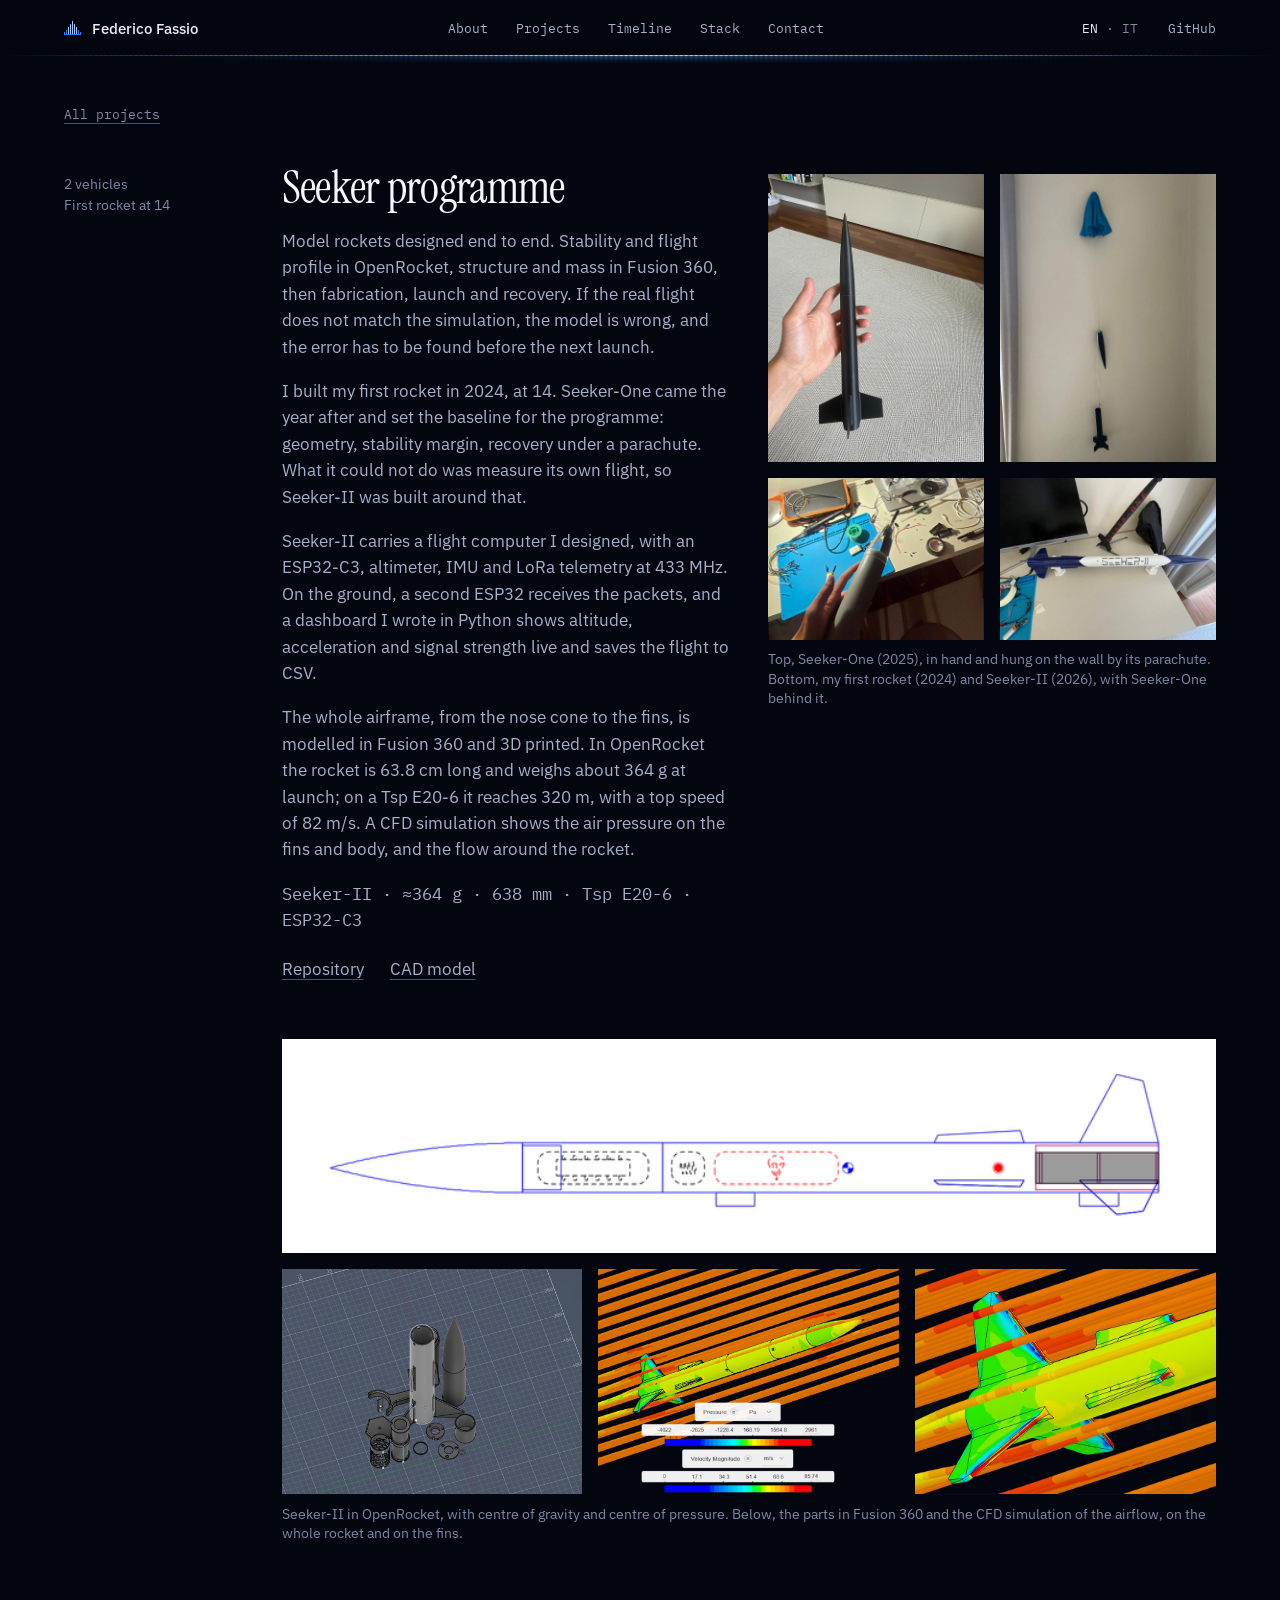
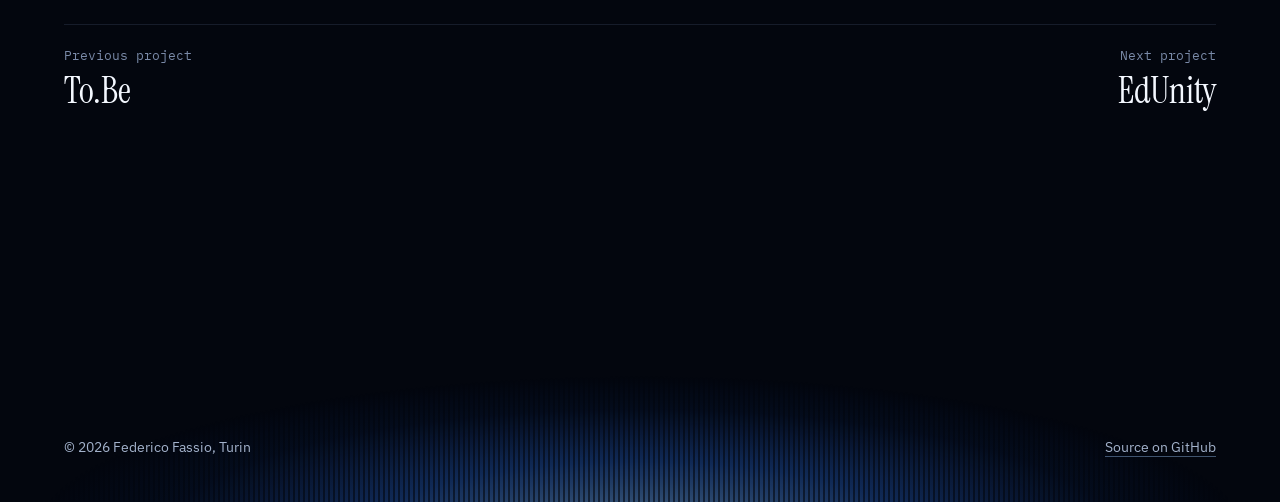
<file: seeker/index.html>
<!doctype html>
<html lang="en" data-lang="en" data-title-en="Seeker programme · Federico Fassio" data-title-it="Programma Seeker · Federico Fassio">
<head>
<meta charset="utf-8">
<meta name="viewport" content="width=device-width, initial-scale=1, viewport-fit=cover">
<title>Seeker programme · Federico Fassio</title>
<meta name="description" content="The Seeker programme: model rockets designed end to end by Federico Fassio, from his first rocket at 14 to Seeker-II, with its own flight computer and LoRa telemetry.">
<meta name="author" content="Federico Fassio">
<link rel="canonical" href="https://federicofassio.it/seeker/">
<meta property="og:type" content="article">
<meta property="og:site_name" content="Federico Fassio">
<meta property="og:title" content="Seeker programme · Federico Fassio">
<meta property="og:description" content="The Seeker programme: model rockets designed end to end by Federico Fassio, from his first rocket at 14 to Seeker-II, with its own flight computer and LoRa telemetry.">
<meta property="og:url" content="https://federicofassio.it/seeker/">
<meta property="og:locale" content="en_GB">
<meta property="og:locale:alternate" content="it_IT">
<meta property="og:image" content="https://federicofassio.it/img/seeker-ii-scrivania.jpg">
<meta property="og:image:type" content="image/jpeg">
<meta property="og:image:width" content="1024">
<meta property="og:image:height" content="768">
<meta property="og:image:alt" content="Seeker-II on its stands, with Seeker-One behind it">
<meta name="twitter:card" content="summary_large_image">
<meta name="twitter:title" content="Seeker programme · Federico Fassio">
<meta name="twitter:description" content="The Seeker programme: model rockets designed end to end by Federico Fassio, from his first rocket at 14 to Seeker-II, with its own flight computer and LoRa telemetry.">
<meta name="twitter:image" content="https://federicofassio.it/img/seeker-ii-scrivania.jpg">
<meta name="twitter:image:alt" content="Seeker-II on its stands, with Seeker-One behind it">
<meta name="theme-color" content="#03060e">
<link rel="icon" href="/favicon.ico" sizes="48x48">
<link rel="icon" href="/favicon.svg" type="image/svg+xml">
<link rel="icon" href="/favicon-96x96.png" sizes="96x96" type="image/png">
<link rel="apple-touch-icon" href="/apple-touch-icon.png">
<link rel="manifest" href="/site.webmanifest">
<script type="application/ld+json">
{"@context":"https://schema.org","@type":"BreadcrumbList","itemListElement":[{"@type":"ListItem","position":1,"name":"Federico Fassio","item":"https://federicofassio.it/"},{"@type":"ListItem","position":2,"name":"Seeker programme","item":"https://federicofassio.it/seeker/"}]}
</script>

<!-- La lingua scelta si applica prima del disegno, così non si vede il cambio -->
<script>
try{
  var L = localStorage.getItem('lang');
  if(L === 'it' || L === 'en'){
    document.documentElement.setAttribute('data-lang', L);
    document.documentElement.setAttribute('lang', L);
  }
}catch(e){}
</script>

<link rel="preconnect" href="https://fonts.googleapis.com">
<link rel="preconnect" href="https://fonts.gstatic.com" crossorigin>
<link href="https://fonts.googleapis.com/css2?family=IBM+Plex+Mono:wght@400;500&family=IBM+Plex+Sans:wght@400;500;600&family=Instrument+Serif:ital@0;1&display=swap" rel="stylesheet">
<link rel="stylesheet" href="../assets/site.css?v=11">
</head>
<body>
<a class="skip" href="#main" data-l="en">Skip to content</a>
<a class="skip" href="#main" data-l="it">Salta al contenuto</a>

<nav class="nav is-stuck nav--page" id="nav">
  <div class="nav__in">
    <a class="brand" href="../">
      <!-- Il marchio: nove tacche a campana su una riga, come il cumulo dell'hero -->
      <svg viewBox="0 0 17 14" aria-hidden="true"><rect class="h" x="0" y="11" width="1" height="2"/><rect class="h" x="2" y="9" width="1" height="4"/><rect x="4" y="6" width="1" height="7"/><rect x="6" y="3" width="1" height="10"/><rect x="8" y="0" width="1" height="13"/><rect x="10" y="3" width="1" height="10"/><rect x="12" y="6" width="1" height="7"/><rect class="h" x="14" y="9" width="1" height="4"/><rect class="h" x="16" y="11" width="1" height="2"/><rect class="h" x="0" y="13" width="17" height="1"/></svg>
      Federico Fassio
    </a>
    <ul class="nav__links" id="navlinks">
      <li><a href="../#about"><span data-l="en">About</span><span data-l="it">Chi sono</span></a></li>
      <li><a href="../#projects"><span data-l="en">Projects</span><span data-l="it">Progetti</span></a></li>
      <li><a href="../#path"><span data-l="en">Timeline</span><span data-l="it">Percorso</span></a></li>
      <li><a href="../#stack">Stack</a></li>
      <li><a href="../#contact"><span data-l="en">Contact</span><span data-l="it">Contatti</span></a></li>
      <li class="nav__extra"><a href="https://github.com/DoubleF35" rel="me">GitHub</a></li>
      <li class="nav__extra"><a href="https://www.instagram.com/federicofassioo/" rel="me">Instagram</a></li>
      <li class="nav__extra"><a href="https://www.tiktok.com/@imdoublef" rel="me">TikTok</a></li>
    </ul>
    <div class="nav__end">
      <div class="lang" id="lang" role="group" aria-label="Lingua / Language">
        <button type="button" value="en" lang="en" aria-pressed="true">EN</button><span aria-hidden="true">·</span><button type="button" value="it" lang="it" aria-pressed="false">IT</button>
      </div>
      <a class="nav__gh" href="https://github.com/DoubleF35" rel="me">GitHub</a>
      <button type="button" class="burger" id="burger" aria-expanded="false" aria-controls="navlinks">
        <i aria-hidden="true"></i>Menu
      </button>
    </div>
  </div>
  <span class="nav__comb" aria-hidden="true"></span>
</nav>

<main id="main" class="proj">
  <div class="wrap">
    <p class="crumb"><a href="../#projects"><span data-l="en">All projects</span><span data-l="it">Tutti i progetti</span></a></p>
    <article class="row row--strip" id="seeker">
      <p class="meta"><span><span data-l="en">2 vehicles</span><span data-l="it">2 vettori</span></span><span><span data-l="en">First rocket at 14</span><span data-l="it">Primo razzo a 14 anni</span></span></p>
      <h1><span data-l="en">Seeker programme</span><span data-l="it">Programma Seeker</span></h1>
      <figure class="row__fig quad">
        <span class="frame"><img src="../img/seeker-one.jpg" width="900" height="1200" alt="Seeker-One, a black model rocket with four swept fins, held in one hand" data-alt-it="Seeker-One, un razzo modellistico nero con quattro alette a freccia, tenuto in una mano" loading="lazy"></span>
        <span class="frame"><img src="../img/seeker-one-recupero.jpg" width="900" height="1200" alt="Seeker-One hung on a wall by its parachute, with the nose cone and the body below it on the same cord" data-alt-it="Seeker-One appeso al muro per il paracadute, con l'ogiva e il corpo più in basso sullo stesso cordino" loading="lazy"></span>
        <span class="frame"><img src="../img/primo-razzo-2024.jpg" width="900" height="675" alt="My first rocket, 2024, held in one hand above my desk: a grey body with a clear top section showing the electronics" data-alt-it="Il mio primo razzo, 2024, tenuto in una mano sopra la scrivania: corpo grigio e sezione superiore trasparente con l'elettronica a vista" loading="lazy"></span>
        <span class="frame"><img src="../img/seeker-ii-scrivania.jpg" width="1024" height="768" alt="Seeker-II, blue and white, on its stands on the desk, with Seeker-One standing behind it" data-alt-it="Seeker-II, blu e bianco, sui suoi supporti sulla scrivania, con Seeker-One in piedi dietro" loading="lazy"></span>
        <figcaption data-l="en">Top, <span class="nw">Seeker-One</span> (2025), in hand and hung on the wall by its parachute. Bottom, my first rocket (2024) and <span class="nw">Seeker-II</span> (2026), with <span class="nw">Seeker-One</span> behind it.</figcaption>
        <figcaption data-l="it">Sopra, <span class="nw">Seeker-One</span> (2025), in mano e appeso al muro per il paracadute. Sotto, il mio primo razzo (2024) e <span class="nw">Seeker-II</span> (2026), con <span class="nw">Seeker-One</span> dietro.</figcaption>
      </figure>
      <div class="row__text">
        <p data-l="en">
          Model rockets designed end to end. Stability and flight profile in OpenRocket, structure
          and mass in Fusion 360, then fabrication, launch and recovery. If the real flight does not
          match the simulation, the model is wrong, and the error has to be found before the next launch.
        </p>
        <p data-l="it">
          Razzi modellistici progettati dall'inizio alla fine. Stabilità e profilo di volo in
          OpenRocket, struttura e masse in Fusion 360, poi fabbricazione, lancio e recupero. Se il
          volo vero non somiglia alla simulazione, è sbagliato il modello, e l'errore va trovato
          prima del lancio successivo.
        </p>
        <p data-l="en">
          I built my first rocket in 2024, at 14. <span class="nw">Seeker-One</span> came the year after and set the
          baseline for the programme: geometry, stability margin, recovery under a parachute. What it
          could not do was measure its own flight, so <span class="nw">Seeker-II</span> was built around that.
        </p>
        <p data-l="it">
          Il mio primo razzo l'ho costruito nel 2024, a 14 anni. <span class="nw">Seeker-One</span> è arrivato l'anno dopo e
          ha fissato la base del programma: geometria, margine di stabilità, recupero con il
          paracadute. Quello che non poteva fare era misurare il proprio volo, e <span class="nw">Seeker-II</span> è nato
          intorno a questo.
        </p>
        <p data-l="en">
          <span class="nw">Seeker-II</span> carries a flight computer I designed, with an <span class="nw">ESP32-C3</span>, altimeter, IMU and
          LoRa telemetry at 433&nbsp;MHz. On the ground, a second <span class="nw">ESP32</span> receives the packets, and a
          dashboard I wrote in Python shows altitude, acceleration and signal strength live and saves
          the flight to CSV.
        </p>
        <p data-l="it">
          <span class="nw">Seeker-II</span> porta un computer di volo progettato da me, con <span class="nw">ESP32-C3</span>, altimetro, IMU e
          telemetria LoRa a 433&nbsp;MHz. A terra un secondo <span class="nw">ESP32</span> riceve i pacchetti, e una
          dashboard che ho scritto in Python mostra in diretta quota, accelerazione e potenza del
          segnale, e salva il volo in CSV.
        </p>
        <p data-l="en">
          The whole airframe, from the nose cone to the fins, is modelled in Fusion 360 and 3D printed.
          In OpenRocket the rocket is 63.8&nbsp;cm long and weighs about 364&nbsp;g at launch; on a Tsp E20-6
          it reaches 320&nbsp;m, with a top speed of 82&nbsp;m/s. A CFD simulation shows the air pressure on
          the fins and body, and the flow around the rocket.
        </p>
        <p data-l="it">
          Tutta la struttura, dall'ogiva alle alette, è disegnata in Fusion 360 e stampata in 3D. In
          OpenRocket il razzo è lungo 63,8&nbsp;cm e pesa circa 364&nbsp;g al lancio; con un Tsp E20-6 arriva
          a 320&nbsp;m, con una velocità massima di 82&nbsp;m/s. Una simulazione CFD mostra la pressione
          dell'aria su alette e corpo, e il flusso intorno al razzo.
        </p>
        <p class="specs num"><span class="nw">Seeker-II</span>&nbsp;· <span class="nw">≈364 g</span>&nbsp;· <span class="nw">638 mm</span>&nbsp;· <span class="nw">Tsp E20-6</span>&nbsp;· <span class="nw">ESP32-C3</span></p>
        <p class="links">
          <a href="https://github.com/DoubleF35/Seeker-II">Repository</a>
          <a href="https://www.thingiverse.com/thing:7338519"><span data-l="en">CAD model</span><span data-l="it">Modello CAD</span></a>
        </p>
      </div>
      <figure class="row__strip">
        <span class="frame strip__wide"><img src="../img/seeker-ii-openrocket.png" width="775" height="177" alt="Seeker-II in OpenRocket, side view, with the centre of gravity (blue and white) and the centre of pressure (red)" data-alt-it="Seeker-II in OpenRocket, vista laterale, con il baricentro (blu e bianco) e il centro di pressione (rosso)" loading="lazy"></span>
        <span class="frame"><img src="../img/seeker-ii-fusion.jpg" width="560" height="420" alt="The Seeker-II parts in Fusion 360, laid out side by side: body tube, nose cone, rings and the other printed parts" data-alt-it="I pezzi di Seeker-II in Fusion 360, uno accanto all'altro: tubo, ogiva, anelli e gli altri pezzi stampati" loading="lazy"></span>
        <span class="frame"><img src="../img/seeker-ii-cfd.jpg" width="910" height="683" alt="CFD simulation of Seeker-II: pressure on the surface and streamlines around the rocket, with the pressure and velocity scales" data-alt-it="Simulazione CFD di Seeker-II: pressione sulla superficie e linee di flusso intorno al razzo, con le scale di pressione e velocità" loading="lazy"></span>
        <span class="frame"><img src="../img/seeker-ii-cfd-alette.jpg" width="811" height="608" alt="Close-up of the CFD simulation on the fins and the rear of the body" data-alt-it="Dettaglio della simulazione CFD sulle alette e sulla parte posteriore del corpo" loading="lazy"></span>
        <figcaption data-l="en"><span class="nw">Seeker-II</span> in OpenRocket, with centre of gravity and centre of pressure. Below, the parts in Fusion 360 and the CFD simulation of the airflow, on the whole rocket and on the fins.</figcaption>
        <figcaption data-l="it"><span class="nw">Seeker-II</span> in OpenRocket, con baricentro e centro di pressione. Sotto, i pezzi in Fusion 360 e la simulazione CFD del flusso d'aria, su tutto il razzo e sulle alette.</figcaption>
      </figure>
    </article>
    <nav class="pnav" aria-label="Projects">
      <a class="prev" href="../tobe/"><span class="lab"><span data-l="en">Previous project</span><span data-l="it">Progetto precedente</span></span><span class="name"><span data-l="en">To.Be</span><span data-l="it">To.Be</span></span></a>
      <a class="next" href="../edunity/"><span class="lab"><span data-l="en">Next project</span><span data-l="it">Progetto successivo</span></span><span class="name"><span data-l="en">EdUnity</span><span data-l="it">EdUnity</span></span></a>
    </nav>
  </div>
</main>

<footer class="foot">
  <div class="wrap foot__in">
    <p data-l="en">© 2026 Federico Fassio, Turin</p>
    <p data-l="it">© 2026 Federico Fassio, Torino</p>
    <p><a href="https://github.com/DoubleF35/doublef35.github.io"><span data-l="en">Source on GitHub</span><span data-l="it">Sorgente su GitHub</span></a></p>
  </div>
</footer>

<script src="../assets/site.js?v=11"></script>
</body>
</html>
</file>
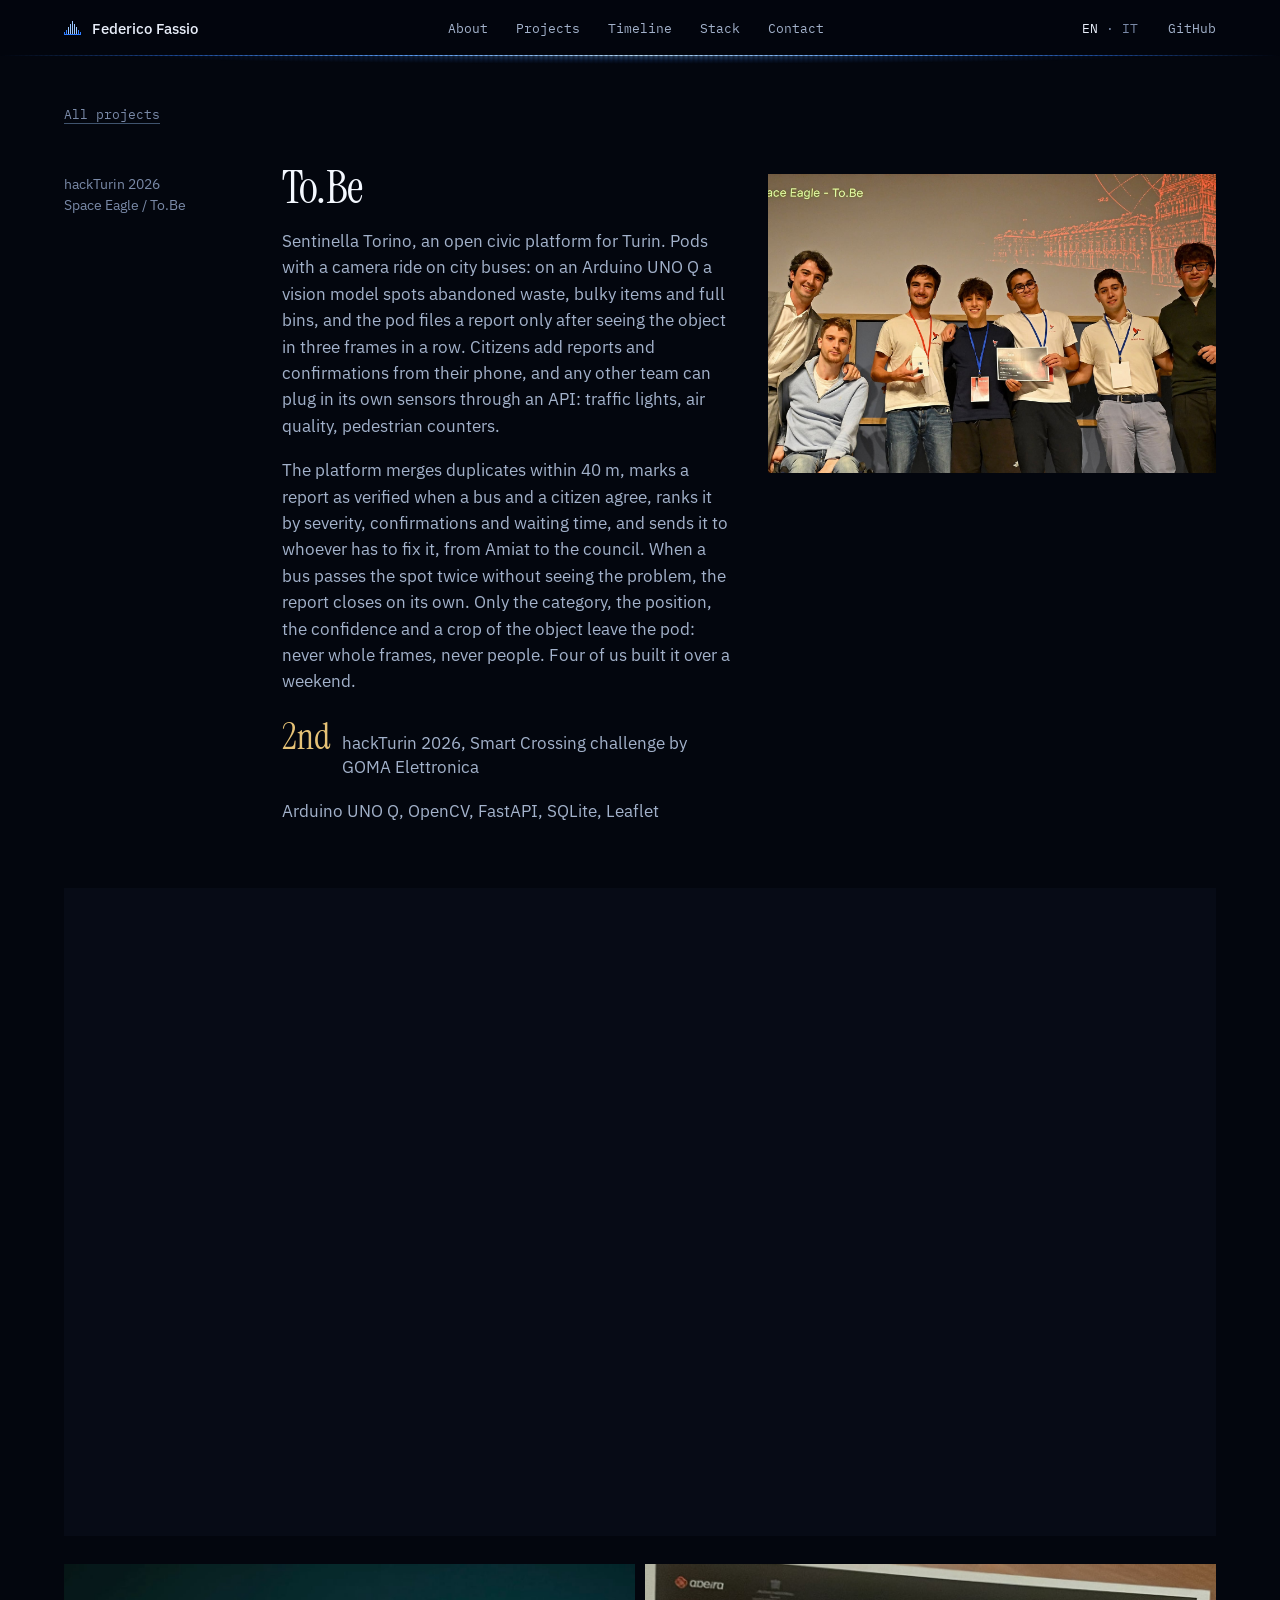
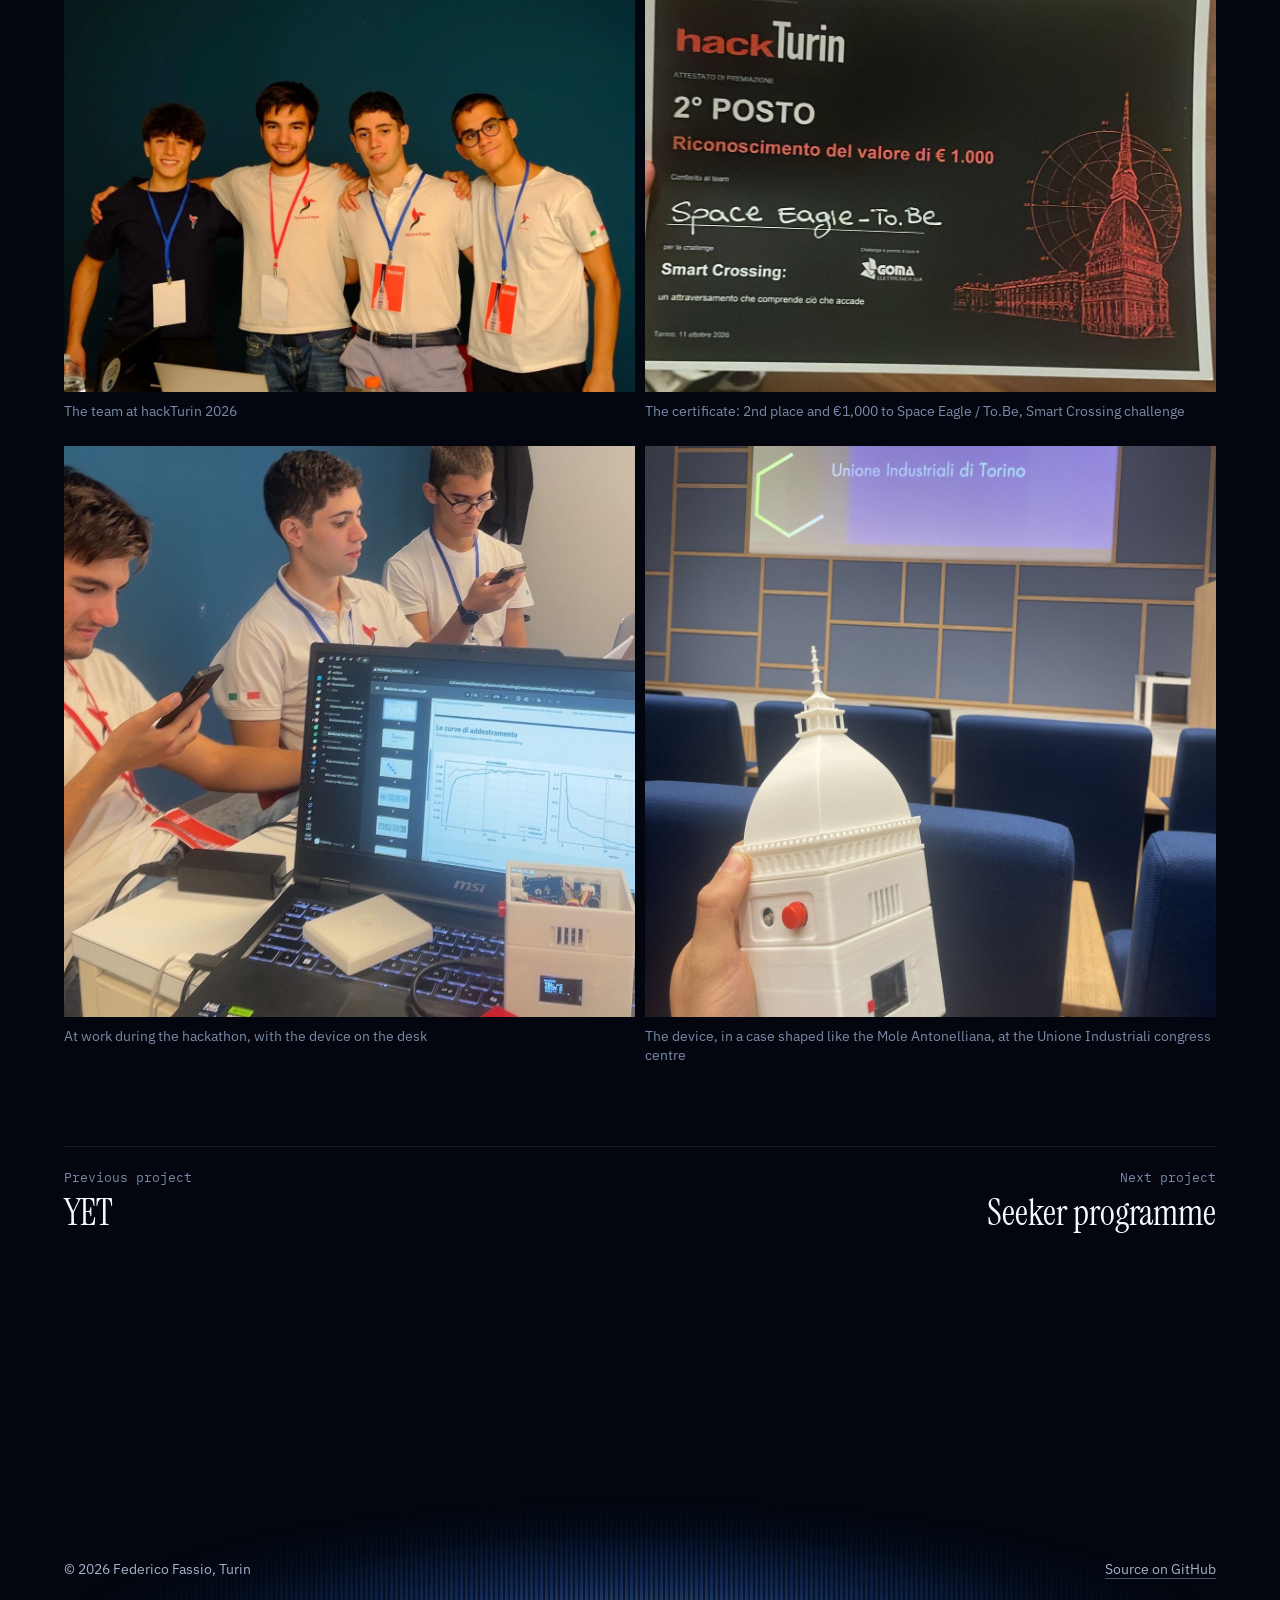
<file: tobe/index.html>
<!doctype html>
<html lang="en" data-lang="en" data-title-en="To.Be · hackTurin 2026 · Federico Fassio" data-title-it="To.Be · hackTurin 2026 · Federico Fassio">
<head>
<meta charset="utf-8">
<meta name="viewport" content="width=device-width, initial-scale=1, viewport-fit=cover">
<title>To.Be · hackTurin 2026 · Federico Fassio</title>
<meta name="description" content="To.Be: Sentinella Torino, an open civic platform where pods on city buses spot abandoned waste and full bins and each report goes to whoever has to fix it. 2nd at hackTurin 2026, Smart Crossing challenge by GOMA Elettronica.">
<meta name="author" content="Federico Fassio">
<link rel="canonical" href="https://federicofassio.it/tobe/">
<meta property="og:type" content="article">
<meta property="og:site_name" content="Federico Fassio">
<meta property="og:title" content="To.Be · hackTurin 2026 · Federico Fassio">
<meta property="og:description" content="To.Be: Sentinella Torino, an open civic platform where pods on city buses spot abandoned waste and full bins and each report goes to whoever has to fix it. 2nd at hackTurin 2026, Smart Crossing challenge by GOMA Elettronica.">
<meta property="og:url" content="https://federicofassio.it/tobe/">
<meta property="og:locale" content="en_GB">
<meta property="og:locale:alternate" content="it_IT">
<meta property="og:image" content="https://federicofassio.it/img/hackturin-premio.jpg">
<meta property="og:image:type" content="image/jpeg">
<meta property="og:image:width" content="1600">
<meta property="og:image:height" content="1067">
<meta property="og:image:alt" content="Award ceremony at hackTurin 2026">
<meta name="twitter:card" content="summary_large_image">
<meta name="twitter:title" content="To.Be · hackTurin 2026 · Federico Fassio">
<meta name="twitter:description" content="To.Be: Sentinella Torino, an open civic platform where pods on city buses spot abandoned waste and full bins and each report goes to whoever has to fix it. 2nd at hackTurin 2026, Smart Crossing challenge by GOMA Elettronica.">
<meta name="twitter:image" content="https://federicofassio.it/img/hackturin-premio.jpg">
<meta name="twitter:image:alt" content="Award ceremony at hackTurin 2026">
<meta name="theme-color" content="#03060e">
<link rel="icon" href="/favicon.ico" sizes="48x48">
<link rel="icon" href="/favicon.svg" type="image/svg+xml">
<link rel="icon" href="/favicon-96x96.png" sizes="96x96" type="image/png">
<link rel="apple-touch-icon" href="/apple-touch-icon.png">
<link rel="manifest" href="/site.webmanifest">
<script type="application/ld+json">
{"@context":"https://schema.org","@type":"BreadcrumbList","itemListElement":[{"@type":"ListItem","position":1,"name":"Federico Fassio","item":"https://federicofassio.it/"},{"@type":"ListItem","position":2,"name":"To.Be","item":"https://federicofassio.it/tobe/"}]}
</script>

<!-- La lingua scelta si applica prima del disegno, così non si vede il cambio -->
<script>
try{
  var L = localStorage.getItem('lang');
  if(L === 'it' || L === 'en'){
    document.documentElement.setAttribute('data-lang', L);
    document.documentElement.setAttribute('lang', L);
  }
}catch(e){}
</script>

<link rel="preconnect" href="https://fonts.googleapis.com">
<link rel="preconnect" href="https://fonts.gstatic.com" crossorigin>
<link href="https://fonts.googleapis.com/css2?family=IBM+Plex+Mono:wght@400;500&family=IBM+Plex+Sans:wght@400;500;600&family=Instrument+Serif:ital@0;1&display=swap" rel="stylesheet">
<link rel="stylesheet" href="../assets/site.css?v=11">
</head>
<body>
<a class="skip" href="#main" data-l="en">Skip to content</a>
<a class="skip" href="#main" data-l="it">Salta al contenuto</a>

<nav class="nav is-stuck nav--page" id="nav">
  <div class="nav__in">
    <a class="brand" href="../">
      <!-- Il marchio: nove tacche a campana su una riga, come il cumulo dell'hero -->
      <svg viewBox="0 0 17 14" aria-hidden="true"><rect class="h" x="0" y="11" width="1" height="2"/><rect class="h" x="2" y="9" width="1" height="4"/><rect x="4" y="6" width="1" height="7"/><rect x="6" y="3" width="1" height="10"/><rect x="8" y="0" width="1" height="13"/><rect x="10" y="3" width="1" height="10"/><rect x="12" y="6" width="1" height="7"/><rect class="h" x="14" y="9" width="1" height="4"/><rect class="h" x="16" y="11" width="1" height="2"/><rect class="h" x="0" y="13" width="17" height="1"/></svg>
      Federico Fassio
    </a>
    <ul class="nav__links" id="navlinks">
      <li><a href="../#about"><span data-l="en">About</span><span data-l="it">Chi sono</span></a></li>
      <li><a href="../#projects"><span data-l="en">Projects</span><span data-l="it">Progetti</span></a></li>
      <li><a href="../#path"><span data-l="en">Timeline</span><span data-l="it">Percorso</span></a></li>
      <li><a href="../#stack">Stack</a></li>
      <li><a href="../#contact"><span data-l="en">Contact</span><span data-l="it">Contatti</span></a></li>
      <li class="nav__extra"><a href="https://github.com/DoubleF35" rel="me">GitHub</a></li>
      <li class="nav__extra"><a href="https://www.instagram.com/federicofassioo/" rel="me">Instagram</a></li>
      <li class="nav__extra"><a href="https://www.tiktok.com/@imdoublef" rel="me">TikTok</a></li>
    </ul>
    <div class="nav__end">
      <div class="lang" id="lang" role="group" aria-label="Lingua / Language">
        <button type="button" value="en" lang="en" aria-pressed="true">EN</button><span aria-hidden="true">·</span><button type="button" value="it" lang="it" aria-pressed="false">IT</button>
      </div>
      <a class="nav__gh" href="https://github.com/DoubleF35" rel="me">GitHub</a>
      <button type="button" class="burger" id="burger" aria-expanded="false" aria-controls="navlinks">
        <i aria-hidden="true"></i>Menu
      </button>
    </div>
  </div>
  <span class="nav__comb" aria-hidden="true"></span>
</nav>

<main id="main" class="proj">
  <div class="wrap">
    <p class="crumb"><a href="../#projects"><span data-l="en">All projects</span><span data-l="it">Tutti i progetti</span></a></p>
    <article class="row" id="tobe">
      <p class="meta"><span>hackTurin 2026</span><span>Space Eagle / To.Be</span></p>
      <h1>To.Be</h1>
      <figure class="row__fig">
        <span class="frame"><img src="../img/hackturin-premio.jpg" width="1600" height="1067" alt="Award ceremony at hackTurin 2026" data-alt-it="Premiazione di hackTurin 2026" loading="lazy"></span>
      </figure>
      <div class="row__text">
        <p data-l="en">
          Sentinella Torino, an open civic platform for Turin. Pods with a camera ride on city
          buses: on an Arduino UNO&nbsp;Q a vision model spots abandoned waste, bulky items and full
          bins, and the pod files a report only after seeing the object in three frames in a row.
          Citizens add reports and confirmations from their phone, and any other team can plug in
          its own sensors through an API: traffic lights, air quality, pedestrian counters.
        </p>
        <p data-l="it">
          Sentinella Torino, una piattaforma civica aperta per Torino. Sui bus di linea viaggiano
          dei pod con una camera: su una Arduino UNO&nbsp;Q un modello di visione riconosce rifiuti
          abbandonati, ingombranti e cassonetti pieni, e il pod manda la segnalazione solo dopo
          aver visto l'oggetto in tre frame di fila. I cittadini aggiungono segnalazioni e
          conferme dal telefono, e qualsiasi altro team può collegare i suoi sensori tramite API:
          semafori, qualità dell'aria, contapedoni.
        </p>
        <p data-l="en">
          The platform merges duplicates within 40&nbsp;m, marks a report as verified when a bus and
          a citizen agree, ranks it by severity, confirmations and waiting time, and sends it to
          whoever has to fix it, from Amiat to the council. When a bus passes the spot twice
          without seeing the problem, the report closes on its own. Only the category, the
          position, the confidence and a crop of the object leave the pod: never whole frames,
          never people. Four of us built it over a weekend.
        </p>
        <p data-l="it">
          La piattaforma unisce i doppioni entro 40&nbsp;m, segna una segnalazione come verificata
          quando bus e cittadino concordano, la ordina per gravità, conferme e attesa e la manda a
          chi deve intervenire, da Amiat al Comune. Quando un bus ripassa due volte dal punto
          senza più vedere il problema, la segnalazione si chiude da sola. Dal pod escono solo
          categoria, posizione, confidenza e il ritaglio dell'oggetto: mai frame interi, mai
          persone. L'abbiamo costruita in quattro, in un fine settimana.
        </p>
        <p class="prize"><b><span data-l="en">2nd</span><span data-l="it">2º</span></b><span data-l="en">hackTurin 2026, Smart Crossing challenge by GOMA Elettronica</span><span data-l="it">hackTurin 2026, challenge Smart Crossing di GOMA Elettronica</span></p>
        <p class="specs">Arduino UNO&nbsp;Q, OpenCV, FastAPI, SQLite, Leaflet</p>
      </div>
    </article>
    <div class="gal">
      <figure class="yt">
        <span class="frame"><iframe src="https://www.youtube-nocookie.com/embed/R6ej7PeYbj8?rel=0" title="To.Be on YouTube" loading="lazy" allow="accelerometer; clipboard-write; encrypted-media; gyroscope; picture-in-picture; web-share" referrerpolicy="strict-origin-when-cross-origin" allowfullscreen></iframe></span>
      </figure>
      <div class="photos photos--fit">
        <figure>
          <span class="frame"><img src="../img/hackturin-team.jpg" width="1400" height="933" alt="The team at hackTurin 2026" data-alt-it="Il team a hackTurin 2026" loading="lazy"></span>
          <figcaption data-l="en">The team at hackTurin 2026</figcaption>
          <figcaption data-l="it">Il team a hackTurin 2026</figcaption>
        </figure>
        <figure>
          <span class="frame"><img src="../img/hackturin-attestato.jpg" width="1200" height="2133" alt="The certificate: 2nd place and €1,000 to Space Eagle / To.Be, Smart Crossing challenge" data-alt-it="L'attestato: 2º posto e 1.000&nbsp;€ a Space Eagle / To.Be, challenge Smart Crossing" loading="lazy"></span>
          <figcaption data-l="en">The certificate: 2nd place and €1,000 to Space Eagle / To.Be, Smart Crossing challenge</figcaption>
          <figcaption data-l="it">L'attestato: 2º posto e 1.000&nbsp;€ a Space Eagle / To.Be, challenge Smart Crossing</figcaption>
        </figure>
      </div>
      <div class="photos photos--fit photos--sq">
        <figure>
          <span class="frame"><img src="../img/hackturin-lavoro.jpg" width="1080" height="1080" alt="The team at work during hackTurin, with the device and the model's training curves on the laptop" data-alt-it="Il team al lavoro durante hackTurin, con il dispositivo e le curve di addestramento del modello sul portatile" loading="lazy"></span>
          <figcaption data-l="en">At work during the hackathon, with the device on the desk</figcaption>
          <figcaption data-l="it">Al lavoro durante l'hackathon, con il dispositivo sul tavolo</figcaption>
        </figure>
        <figure>
          <span class="frame"><img src="../img/hackturin-mole.jpg" width="1200" height="1200" alt="The device in a 3D-printed case shaped like the Mole Antonelliana, in the Unione Industriali congress hall" data-alt-it="Il dispositivo in un case stampato in 3D a forma di Mole Antonelliana, nella sala del Centro Congressi dell'Unione Industriali" loading="lazy"></span>
          <figcaption data-l="en">The device, in a case shaped like the Mole Antonelliana, at the Unione Industriali congress centre</figcaption>
          <figcaption data-l="it">Il dispositivo, in un case a forma di Mole Antonelliana, al Centro Congressi dell'Unione Industriali</figcaption>
        </figure>
      </div>
    </div>
    <nav class="pnav" aria-label="Projects">
      <a class="prev" href="../yet-community/"><span class="lab"><span data-l="en">Previous project</span><span data-l="it">Progetto precedente</span></span><span class="name"><span data-l="en">YET</span><span data-l="it">YET</span></span></a>
      <a class="next" href="../seeker/"><span class="lab"><span data-l="en">Next project</span><span data-l="it">Progetto successivo</span></span><span class="name"><span data-l="en">Seeker programme</span><span data-l="it">Programma Seeker</span></span></a>
    </nav>
  </div>
</main>

<footer class="foot">
  <div class="wrap foot__in">
    <p data-l="en">© 2026 Federico Fassio, Turin</p>
    <p data-l="it">© 2026 Federico Fassio, Torino</p>
    <p><a href="https://github.com/DoubleF35/doublef35.github.io"><span data-l="en">Source on GitHub</span><span data-l="it">Sorgente su GitHub</span></a></p>
  </div>
</footer>

<script src="../assets/site.js?v=11"></script>
</body>
</html>
</file>
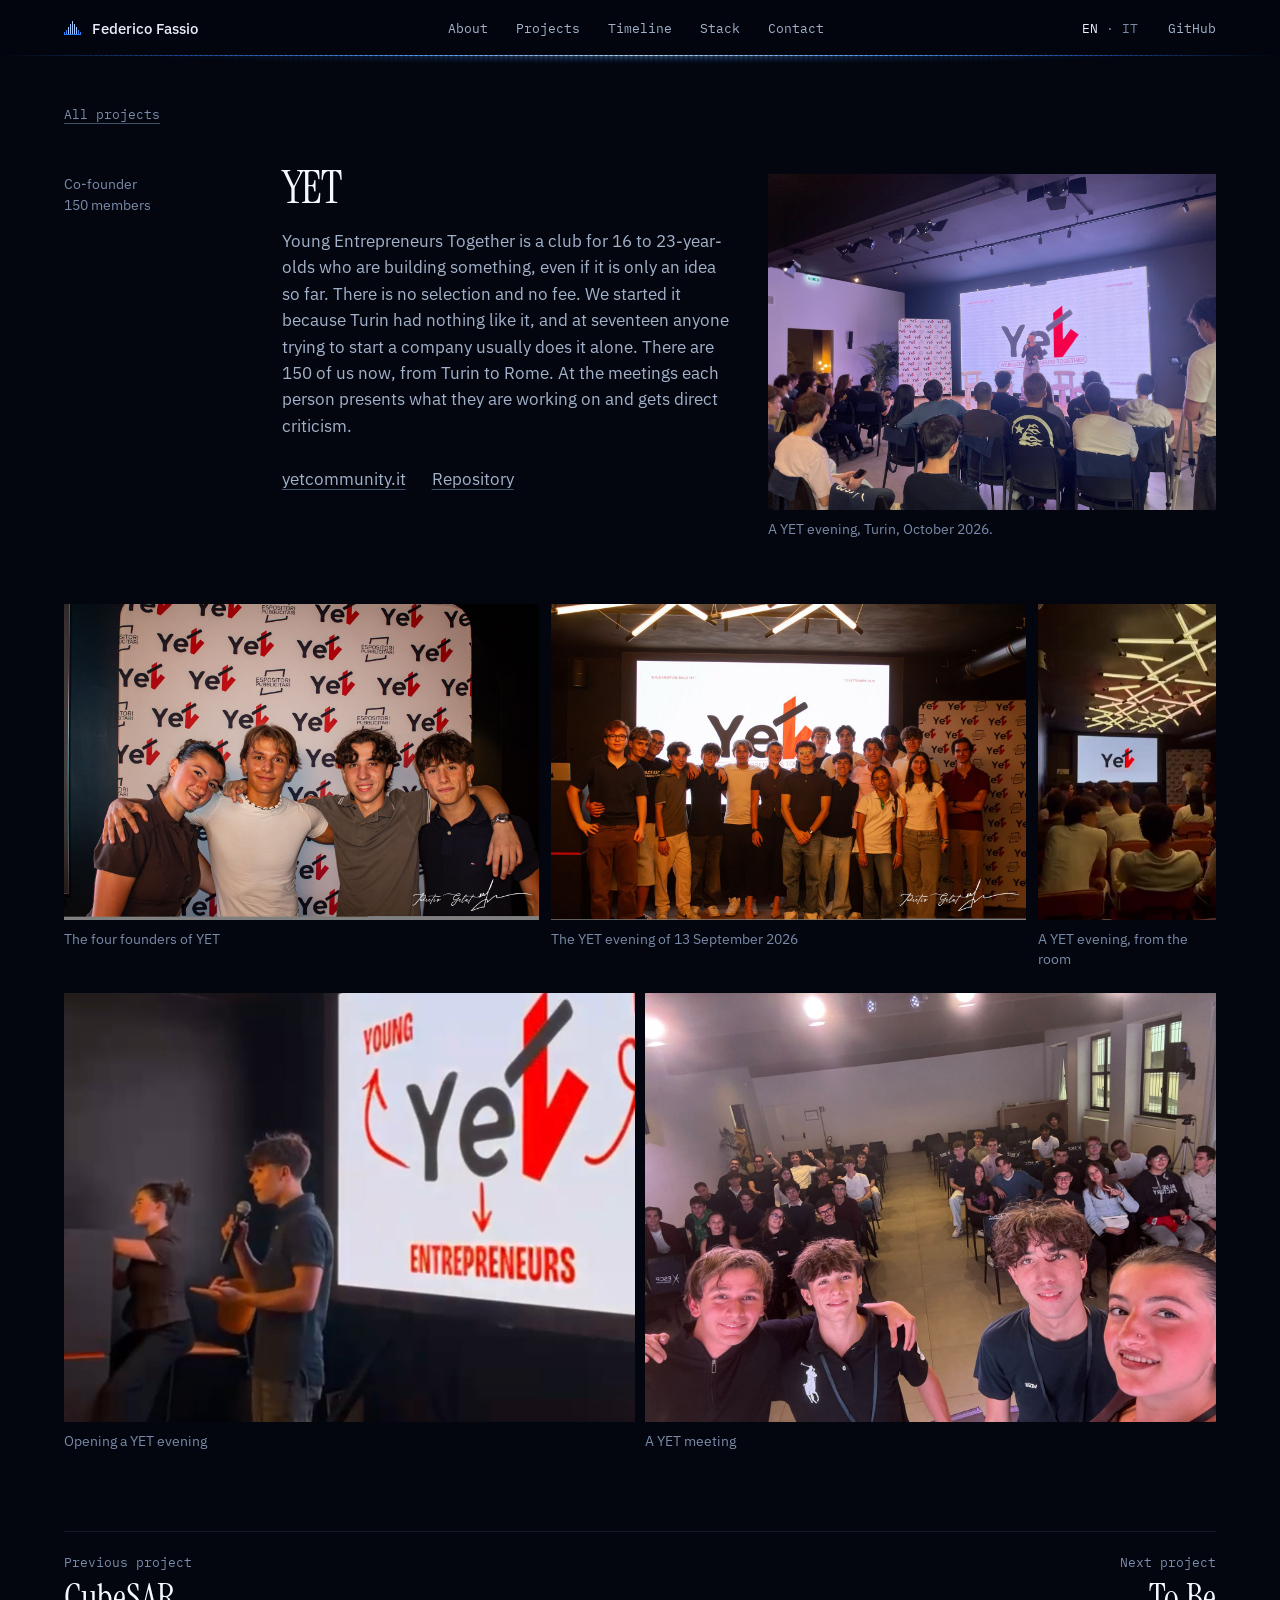
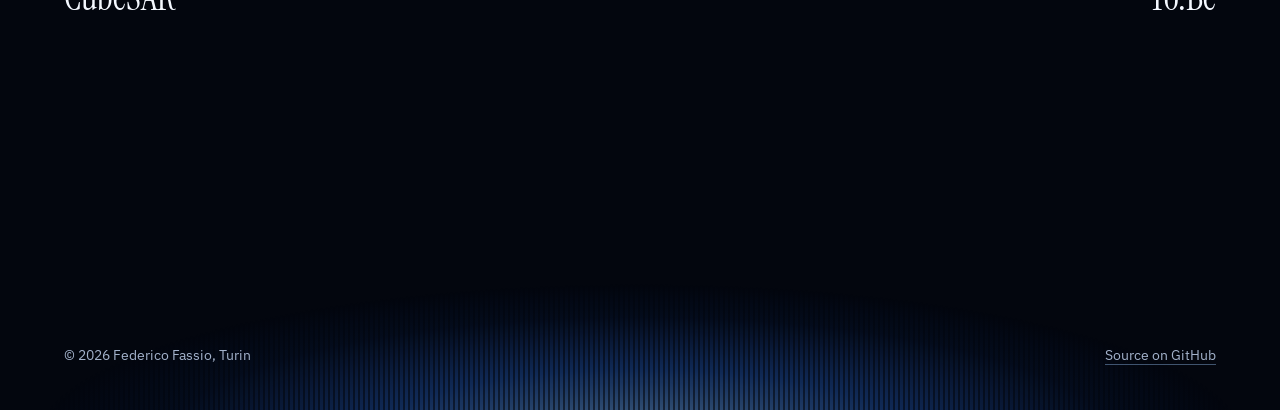
<file: yet-community/index.html>
<!doctype html>
<html lang="en" data-lang="en" data-title-en="YET · Young Entrepreneurs Together · Federico Fassio" data-title-it="YET · Young Entrepreneurs Together · Federico Fassio">
<head>
<meta charset="utf-8">
<meta name="viewport" content="width=device-width, initial-scale=1, viewport-fit=cover">
<title>YET · Young Entrepreneurs Together · Federico Fassio</title>
<meta name="description" content="YET, Young Entrepreneurs Together: the club for 16 to 23-year-olds who are building something. Co-founded by Federico Fassio. 150 members, from Turin to Rome.">
<meta name="author" content="Federico Fassio">
<link rel="canonical" href="https://federicofassio.it/yet-community/">
<meta property="og:type" content="article">
<meta property="og:site_name" content="Federico Fassio">
<meta property="og:title" content="YET · Young Entrepreneurs Together · Federico Fassio">
<meta property="og:description" content="YET, Young Entrepreneurs Together: the club for 16 to 23-year-olds who are building something. Co-founded by Federico Fassio. 150 members, from Turin to Rome.">
<meta property="og:url" content="https://federicofassio.it/yet-community/">
<meta property="og:locale" content="en_GB">
<meta property="og:locale:alternate" content="it_IT">
<meta property="og:image" content="https://federicofassio.it/img/yet.jpg">
<meta property="og:image:type" content="image/jpeg">
<meta property="og:image:width" content="1600">
<meta property="og:image:height" content="1200">
<meta property="og:image:alt" content="A YET community evening">
<meta name="twitter:card" content="summary_large_image">
<meta name="twitter:title" content="YET · Young Entrepreneurs Together · Federico Fassio">
<meta name="twitter:description" content="YET, Young Entrepreneurs Together: the club for 16 to 23-year-olds who are building something. Co-founded by Federico Fassio. 150 members, from Turin to Rome.">
<meta name="twitter:image" content="https://federicofassio.it/img/yet.jpg">
<meta name="twitter:image:alt" content="A YET community evening">
<meta name="theme-color" content="#03060e">
<link rel="icon" href="/favicon.ico" sizes="48x48">
<link rel="icon" href="/favicon.svg" type="image/svg+xml">
<link rel="icon" href="/favicon-96x96.png" sizes="96x96" type="image/png">
<link rel="apple-touch-icon" href="/apple-touch-icon.png">
<link rel="manifest" href="/site.webmanifest">
<script type="application/ld+json">
{"@context":"https://schema.org","@type":"BreadcrumbList","itemListElement":[{"@type":"ListItem","position":1,"name":"Federico Fassio","item":"https://federicofassio.it/"},{"@type":"ListItem","position":2,"name":"YET","item":"https://federicofassio.it/yet-community/"}]}
</script>

<!-- La lingua scelta si applica prima del disegno, così non si vede il cambio -->
<script>
try{
  var L = localStorage.getItem('lang');
  if(L === 'it' || L === 'en'){
    document.documentElement.setAttribute('data-lang', L);
    document.documentElement.setAttribute('lang', L);
  }
}catch(e){}
</script>

<link rel="preconnect" href="https://fonts.googleapis.com">
<link rel="preconnect" href="https://fonts.gstatic.com" crossorigin>
<link href="https://fonts.googleapis.com/css2?family=IBM+Plex+Mono:wght@400;500&family=IBM+Plex+Sans:wght@400;500;600&family=Instrument+Serif:ital@0;1&display=swap" rel="stylesheet">
<link rel="stylesheet" href="../assets/site.css?v=11">
</head>
<body>
<a class="skip" href="#main" data-l="en">Skip to content</a>
<a class="skip" href="#main" data-l="it">Salta al contenuto</a>

<nav class="nav is-stuck nav--page" id="nav">
  <div class="nav__in">
    <a class="brand" href="../">
      <!-- Il marchio: nove tacche a campana su una riga, come il cumulo dell'hero -->
      <svg viewBox="0 0 17 14" aria-hidden="true"><rect class="h" x="0" y="11" width="1" height="2"/><rect class="h" x="2" y="9" width="1" height="4"/><rect x="4" y="6" width="1" height="7"/><rect x="6" y="3" width="1" height="10"/><rect x="8" y="0" width="1" height="13"/><rect x="10" y="3" width="1" height="10"/><rect x="12" y="6" width="1" height="7"/><rect class="h" x="14" y="9" width="1" height="4"/><rect class="h" x="16" y="11" width="1" height="2"/><rect class="h" x="0" y="13" width="17" height="1"/></svg>
      Federico Fassio
    </a>
    <ul class="nav__links" id="navlinks">
      <li><a href="../#about"><span data-l="en">About</span><span data-l="it">Chi sono</span></a></li>
      <li><a href="../#projects"><span data-l="en">Projects</span><span data-l="it">Progetti</span></a></li>
      <li><a href="../#path"><span data-l="en">Timeline</span><span data-l="it">Percorso</span></a></li>
      <li><a href="../#stack">Stack</a></li>
      <li><a href="../#contact"><span data-l="en">Contact</span><span data-l="it">Contatti</span></a></li>
      <li class="nav__extra"><a href="https://github.com/DoubleF35" rel="me">GitHub</a></li>
      <li class="nav__extra"><a href="https://www.instagram.com/federicofassioo/" rel="me">Instagram</a></li>
      <li class="nav__extra"><a href="https://www.tiktok.com/@imdoublef" rel="me">TikTok</a></li>
    </ul>
    <div class="nav__end">
      <div class="lang" id="lang" role="group" aria-label="Lingua / Language">
        <button type="button" value="en" lang="en" aria-pressed="true">EN</button><span aria-hidden="true">·</span><button type="button" value="it" lang="it" aria-pressed="false">IT</button>
      </div>
      <a class="nav__gh" href="https://github.com/DoubleF35" rel="me">GitHub</a>
      <button type="button" class="burger" id="burger" aria-expanded="false" aria-controls="navlinks">
        <i aria-hidden="true"></i>Menu
      </button>
    </div>
  </div>
  <span class="nav__comb" aria-hidden="true"></span>
</nav>

<main id="main" class="proj">
  <div class="wrap">
    <p class="crumb"><a href="../#projects"><span data-l="en">All projects</span><span data-l="it">Tutti i progetti</span></a></p>
    <article class="row" id="yet">
      <p class="meta"><span><span data-l="en">Co-founder</span><span data-l="it">Cofondatore</span></span><span><span data-l="en">150 members</span><span data-l="it">150 membri</span></span></p>
      <h1>YET</h1>
      <figure class="row__fig shot--43">
        <span class="frame"><img src="../img/yet.jpg" width="1600" height="1200" alt="A YET community evening" data-alt-it="Un incontro della community YET" loading="lazy"></span>
        <figcaption data-l="en">A YET evening, Turin, October 2026.</figcaption>
        <figcaption data-l="it">Una serata YET, Torino, ottobre 2026.</figcaption>
      </figure>
      <div class="row__text">
        <p data-l="en">
          Young Entrepreneurs Together is a club for 16 to 23-year-olds who are building something,
          even if it is only an idea so far. There is no selection and no fee. We started it because
          Turin had nothing like it, and at seventeen anyone trying to start a company usually does
          it alone. There are 150 of us now, from Turin to Rome. At the meetings each person presents
          what they are working on and gets direct criticism.
        </p>
        <p data-l="it">
          Young Entrepreneurs Together è il club per ragazzi fra i 16 e i 23 anni che stanno
          costruendo qualcosa, anche solo un'idea. Non c'è selezione e non si paga quota. L'abbiamo
          fondato perché a Torino non c'era niente del genere, e a diciassette anni chi prova a fare
          impresa di solito lo fa da solo. Oggi siamo 150, da Torino a Roma. Agli incontri ognuno
          presenta quello che sta facendo e riceve critiche dirette.
        </p>
        <p class="links">
          <a href="https://yetcommunity.it">yetcommunity.it</a>
          <a href="https://github.com/DoubleF35/yet">Repository</a>
        </p>
      </div>
    </article>
    <div class="gal">
      <div class="jrow">
        <figure class="r-32">
          <span class="frame"><img src="../img/yet-fondatori.jpg" width="1600" height="1066" alt="The four founders of YET in front of the YET backdrop" data-alt-it="I quattro fondatori di YET davanti al pannello YET" loading="lazy"></span>
          <figcaption data-l="en">The four founders of YET</figcaption>
          <figcaption data-l="it">I quattro fondatori di YET</figcaption>
        </figure>
        <figure class="r-32">
          <span class="frame"><img src="../img/yet-13-settembre.jpg" width="1600" height="1066" alt="The YET community on stage under the screen reading Build ambition. Build YET." data-alt-it="La community YET sul palco, sotto lo schermo con la scritta Build ambition. Build YET." loading="lazy"></span>
          <figcaption data-l="en">The YET evening of 13 September 2026</figcaption>
          <figcaption data-l="it">La serata YET del 13 settembre 2026</figcaption>
        </figure>
        <figure class="r-916">
          <span class="frame"><video data-anim="../img/yet-serata.avif" autoplay muted loop playsinline preload="auto" poster="../img/yet-serata.jpg"><source src="../img/yet-serata.mp4" type="video/mp4"></video></span>
          <figcaption data-l="en">A YET evening, from the room</figcaption>
          <figcaption data-l="it">Una serata YET, dalla sala</figcaption>
        </figure>
      </div>
      <div class="photos photos--fit">
        <figure>
          <span class="frame"><img src="../img/yet-palco.jpg" width="1100" height="825" alt="Opening a YET evening" data-alt-it="L'apertura di una serata YET" loading="lazy"></span>
          <figcaption data-l="en">Opening a YET evening</figcaption>
          <figcaption data-l="it">L'apertura di una serata YET</figcaption>
        </figure>
        <figure>
          <span class="frame"><img src="../img/yet-sala.jpg" width="1600" height="1200" alt="A YET meeting" data-alt-it="Un incontro YET" loading="lazy"></span>
          <figcaption data-l="en">A YET meeting</figcaption>
          <figcaption data-l="it">Un incontro YET</figcaption>
        </figure>
      </div>
    </div>
    <nav class="pnav" aria-label="Projects">
      <a class="prev" href="../cubesar/"><span class="lab"><span data-l="en">Previous project</span><span data-l="it">Progetto precedente</span></span><span class="name"><span data-l="en">CubeSAR</span><span data-l="it">CubeSAR</span></span></a>
      <a class="next" href="../tobe/"><span class="lab"><span data-l="en">Next project</span><span data-l="it">Progetto successivo</span></span><span class="name"><span data-l="en">To.Be</span><span data-l="it">To.Be</span></span></a>
    </nav>
  </div>
</main>

<footer class="foot">
  <div class="wrap foot__in">
    <p data-l="en">© 2026 Federico Fassio, Turin</p>
    <p data-l="it">© 2026 Federico Fassio, Torino</p>
    <p><a href="https://github.com/DoubleF35/doublef35.github.io"><span data-l="en">Source on GitHub</span><span data-l="it">Sorgente su GitHub</span></a></p>
  </div>
</footer>

<script src="../assets/site.js?v=11"></script>
</body>
</html>
</file>
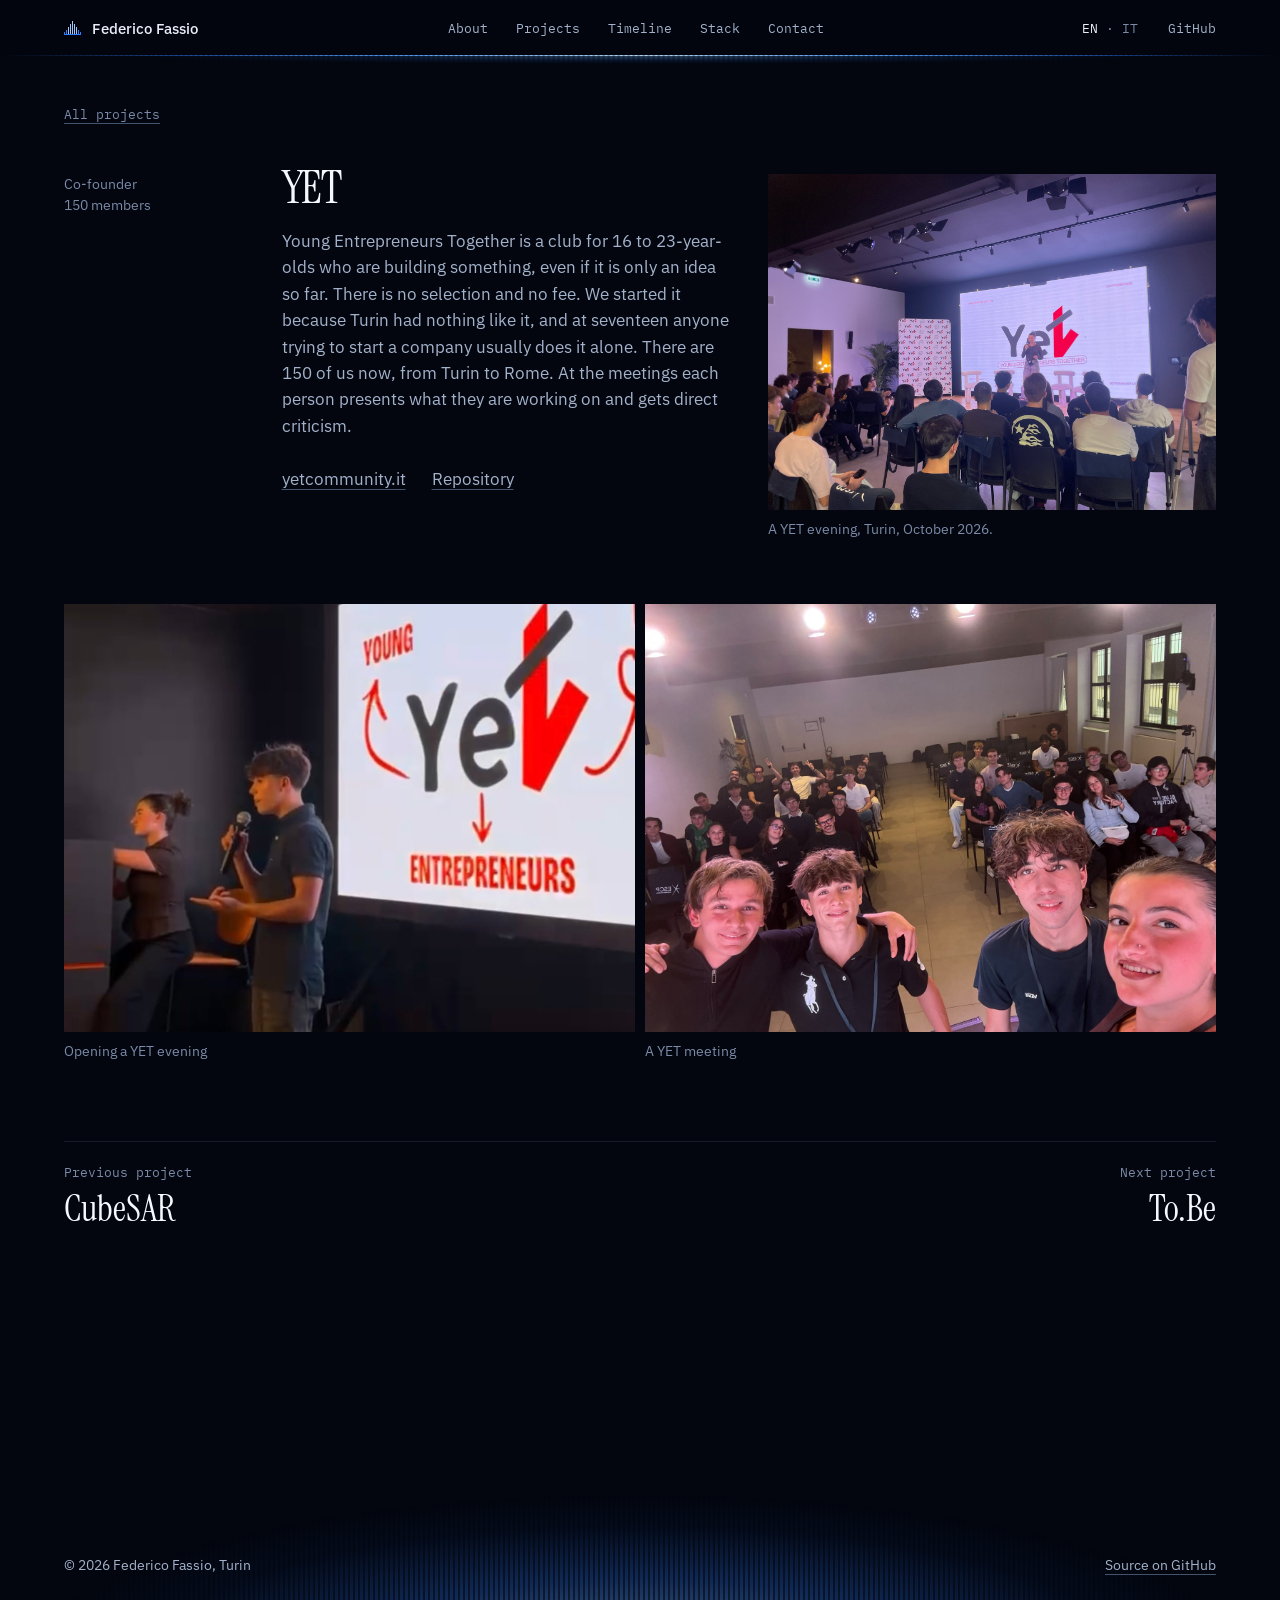
<file: yet/index.html>
<!doctype html>
<html lang="en" data-lang="en" data-title-en="YET · Young Entrepreneurs Together · Federico Fassio" data-title-it="YET · Young Entrepreneurs Together · Federico Fassio">
<head>
<meta charset="utf-8">
<meta name="viewport" content="width=device-width, initial-scale=1, viewport-fit=cover">
<title>YET · Young Entrepreneurs Together · Federico Fassio</title>
<meta name="description" content="YET, Young Entrepreneurs Together: the club for 16 to 23-year-olds who are building something. Co-founded by Federico Fassio. 150 members, from Turin to Rome.">
<meta name="author" content="Federico Fassio">
<link rel="canonical" href="https://federicofassio.it/yet/">
<meta property="og:type" content="article">
<meta property="og:site_name" content="Federico Fassio">
<meta property="og:title" content="YET · Young Entrepreneurs Together · Federico Fassio">
<meta property="og:description" content="YET, Young Entrepreneurs Together: the club for 16 to 23-year-olds who are building something. Co-founded by Federico Fassio. 150 members, from Turin to Rome.">
<meta property="og:url" content="https://federicofassio.it/yet/">
<meta property="og:locale" content="en_GB">
<meta property="og:locale:alternate" content="it_IT">
<meta property="og:image" content="https://federicofassio.it/img/yet.jpg">
<meta property="og:image:type" content="image/jpeg">
<meta property="og:image:width" content="1600">
<meta property="og:image:height" content="1200">
<meta property="og:image:alt" content="A YET community evening">
<meta name="twitter:card" content="summary_large_image">
<meta name="twitter:title" content="YET · Young Entrepreneurs Together · Federico Fassio">
<meta name="twitter:description" content="YET, Young Entrepreneurs Together: the club for 16 to 23-year-olds who are building something. Co-founded by Federico Fassio. 150 members, from Turin to Rome.">
<meta name="twitter:image" content="https://federicofassio.it/img/yet.jpg">
<meta name="twitter:image:alt" content="A YET community evening">
<meta name="theme-color" content="#03060e">
<link rel="icon" href="/favicon.ico" sizes="48x48">
<link rel="icon" href="/favicon.svg" type="image/svg+xml">
<link rel="icon" href="/favicon-96x96.png" sizes="96x96" type="image/png">
<link rel="apple-touch-icon" href="/apple-touch-icon.png">
<link rel="manifest" href="/site.webmanifest">
<script type="application/ld+json">
{"@context":"https://schema.org","@type":"BreadcrumbList","itemListElement":[{"@type":"ListItem","position":1,"name":"Federico Fassio","item":"https://federicofassio.it/"},{"@type":"ListItem","position":2,"name":"YET","item":"https://federicofassio.it/yet/"}]}
</script>

<!-- La lingua scelta si applica prima del disegno, così non si vede il cambio -->
<script>
try{
  var L = localStorage.getItem('lang');
  if(L === 'it' || L === 'en'){
    document.documentElement.setAttribute('data-lang', L);
    document.documentElement.setAttribute('lang', L);
  }
}catch(e){}
</script>

<link rel="preconnect" href="https://fonts.googleapis.com">
<link rel="preconnect" href="https://fonts.gstatic.com" crossorigin>
<link href="https://fonts.googleapis.com/css2?family=IBM+Plex+Mono:wght@400;500&family=IBM+Plex+Sans:wght@400;500;600&family=Instrument+Serif:ital@0;1&display=swap" rel="stylesheet">
<link rel="stylesheet" href="../assets/site.css">
</head>
<body>
<a class="skip" href="#main" data-l="en">Skip to content</a>
<a class="skip" href="#main" data-l="it">Salta al contenuto</a>

<nav class="nav is-stuck nav--page" id="nav">
  <div class="nav__in">
    <a class="brand" href="../">
      <!-- Il marchio: nove tacche a campana su una riga, come il cumulo dell'hero -->
      <svg viewBox="0 0 17 14" aria-hidden="true"><rect class="h" x="0" y="11" width="1" height="2"/><rect class="h" x="2" y="9" width="1" height="4"/><rect x="4" y="6" width="1" height="7"/><rect x="6" y="3" width="1" height="10"/><rect x="8" y="0" width="1" height="13"/><rect x="10" y="3" width="1" height="10"/><rect x="12" y="6" width="1" height="7"/><rect class="h" x="14" y="9" width="1" height="4"/><rect class="h" x="16" y="11" width="1" height="2"/><rect class="h" x="0" y="13" width="17" height="1"/></svg>
      Federico Fassio
    </a>
    <ul class="nav__links" id="navlinks">
      <li><a href="../#about"><span data-l="en">About</span><span data-l="it">Chi sono</span></a></li>
      <li><a href="../#projects"><span data-l="en">Projects</span><span data-l="it">Progetti</span></a></li>
      <li><a href="../#path"><span data-l="en">Timeline</span><span data-l="it">Percorso</span></a></li>
      <li><a href="../#stack">Stack</a></li>
      <li><a href="../#contact"><span data-l="en">Contact</span><span data-l="it">Contatti</span></a></li>
      <li class="nav__extra"><a href="https://github.com/DoubleF35" rel="me">GitHub</a></li>
      <li class="nav__extra"><a href="https://www.instagram.com/federicofassioo/" rel="me">Instagram</a></li>
      <li class="nav__extra"><a href="https://www.tiktok.com/@imdoublef" rel="me">TikTok</a></li>
    </ul>
    <div class="nav__end">
      <div class="lang" id="lang" role="group" aria-label="Lingua / Language">
        <button type="button" value="en" lang="en" aria-pressed="true">EN</button><span aria-hidden="true">·</span><button type="button" value="it" lang="it" aria-pressed="false">IT</button>
      </div>
      <a class="nav__gh" href="https://github.com/DoubleF35" rel="me">GitHub</a>
      <button type="button" class="burger" id="burger" aria-expanded="false" aria-controls="navlinks">
        <i aria-hidden="true"></i>Menu
      </button>
    </div>
  </div>
  <span class="nav__comb" aria-hidden="true"></span>
</nav>

<main id="main" class="proj">
  <div class="wrap">
    <p class="crumb"><a href="../#projects"><span data-l="en">All projects</span><span data-l="it">Tutti i progetti</span></a></p>
    <article class="row" id="yet">
      <p class="meta"><span><span data-l="en">Co-founder</span><span data-l="it">Cofondatore</span></span><span><span data-l="en">150 members</span><span data-l="it">150 membri</span></span></p>
      <h1>YET</h1>
      <figure class="row__fig shot--43">
        <span class="frame"><img src="../img/yet.jpg" width="1600" height="1200" alt="A YET community evening" data-alt-it="Un incontro della community YET" loading="lazy"></span>
        <figcaption data-l="en">A YET evening, Turin, October 2026.</figcaption>
        <figcaption data-l="it">Una serata YET, Torino, ottobre 2026.</figcaption>
      </figure>
      <div class="row__text">
        <p data-l="en">
          Young Entrepreneurs Together is a club for 16 to 23-year-olds who are building something,
          even if it is only an idea so far. There is no selection and no fee. We started it because
          Turin had nothing like it, and at seventeen anyone trying to start a company usually does
          it alone. There are 150 of us now, from Turin to Rome. At the meetings each person presents
          what they are working on and gets direct criticism.
        </p>
        <p data-l="it">
          Young Entrepreneurs Together è il club per ragazzi fra i 16 e i 23 anni che stanno
          costruendo qualcosa, anche solo un'idea. Non c'è selezione e non si paga quota. L'abbiamo
          fondato perché a Torino non c'era niente del genere, e a diciassette anni chi prova a fare
          impresa di solito lo fa da solo. Oggi siamo 150, da Torino a Roma. Agli incontri ognuno
          presenta quello che sta facendo e riceve critiche dirette.
        </p>
        <p class="links">
          <a href="https://yetcommunity.it">yetcommunity.it</a>
          <a href="https://github.com/DoubleF35/yet">Repository</a>
        </p>
      </div>
    </article>
    <div class="gal">
      <div class="photos photos--fit">
        <figure>
          <span class="frame"><img src="../img/yet-palco.jpg" width="1100" height="825" alt="Opening a YET evening" data-alt-it="L'apertura di una serata YET" loading="lazy"></span>
          <figcaption data-l="en">Opening a YET evening</figcaption>
          <figcaption data-l="it">L'apertura di una serata YET</figcaption>
        </figure>
        <figure>
          <span class="frame"><img src="../img/yet-sala.jpg" width="1600" height="1200" alt="A YET meeting" data-alt-it="Un incontro YET" loading="lazy"></span>
          <figcaption data-l="en">A YET meeting</figcaption>
          <figcaption data-l="it">Un incontro YET</figcaption>
        </figure>
      </div>
    </div>
    <nav class="pnav" aria-label="Projects">
      <a class="prev" href="../cubesar/"><span class="lab"><span data-l="en">Previous project</span><span data-l="it">Progetto precedente</span></span><span class="name"><span data-l="en">CubeSAR</span><span data-l="it">CubeSAR</span></span></a>
      <a class="next" href="../tobe/"><span class="lab"><span data-l="en">Next project</span><span data-l="it">Progetto successivo</span></span><span class="name"><span data-l="en">To.Be</span><span data-l="it">To.Be</span></span></a>
    </nav>
  </div>
</main>

<footer class="foot">
  <div class="wrap foot__in">
    <p data-l="en">© 2026 Federico Fassio, Turin</p>
    <p data-l="it">© 2026 Federico Fassio, Torino</p>
    <p><a href="https://github.com/DoubleF35/doublef35.github.io"><span data-l="en">Source on GitHub</span><span data-l="it">Sorgente su GitHub</span></a></p>
  </div>
</footer>

<script src="../assets/site.js"></script>
</body>
</html>
</file>
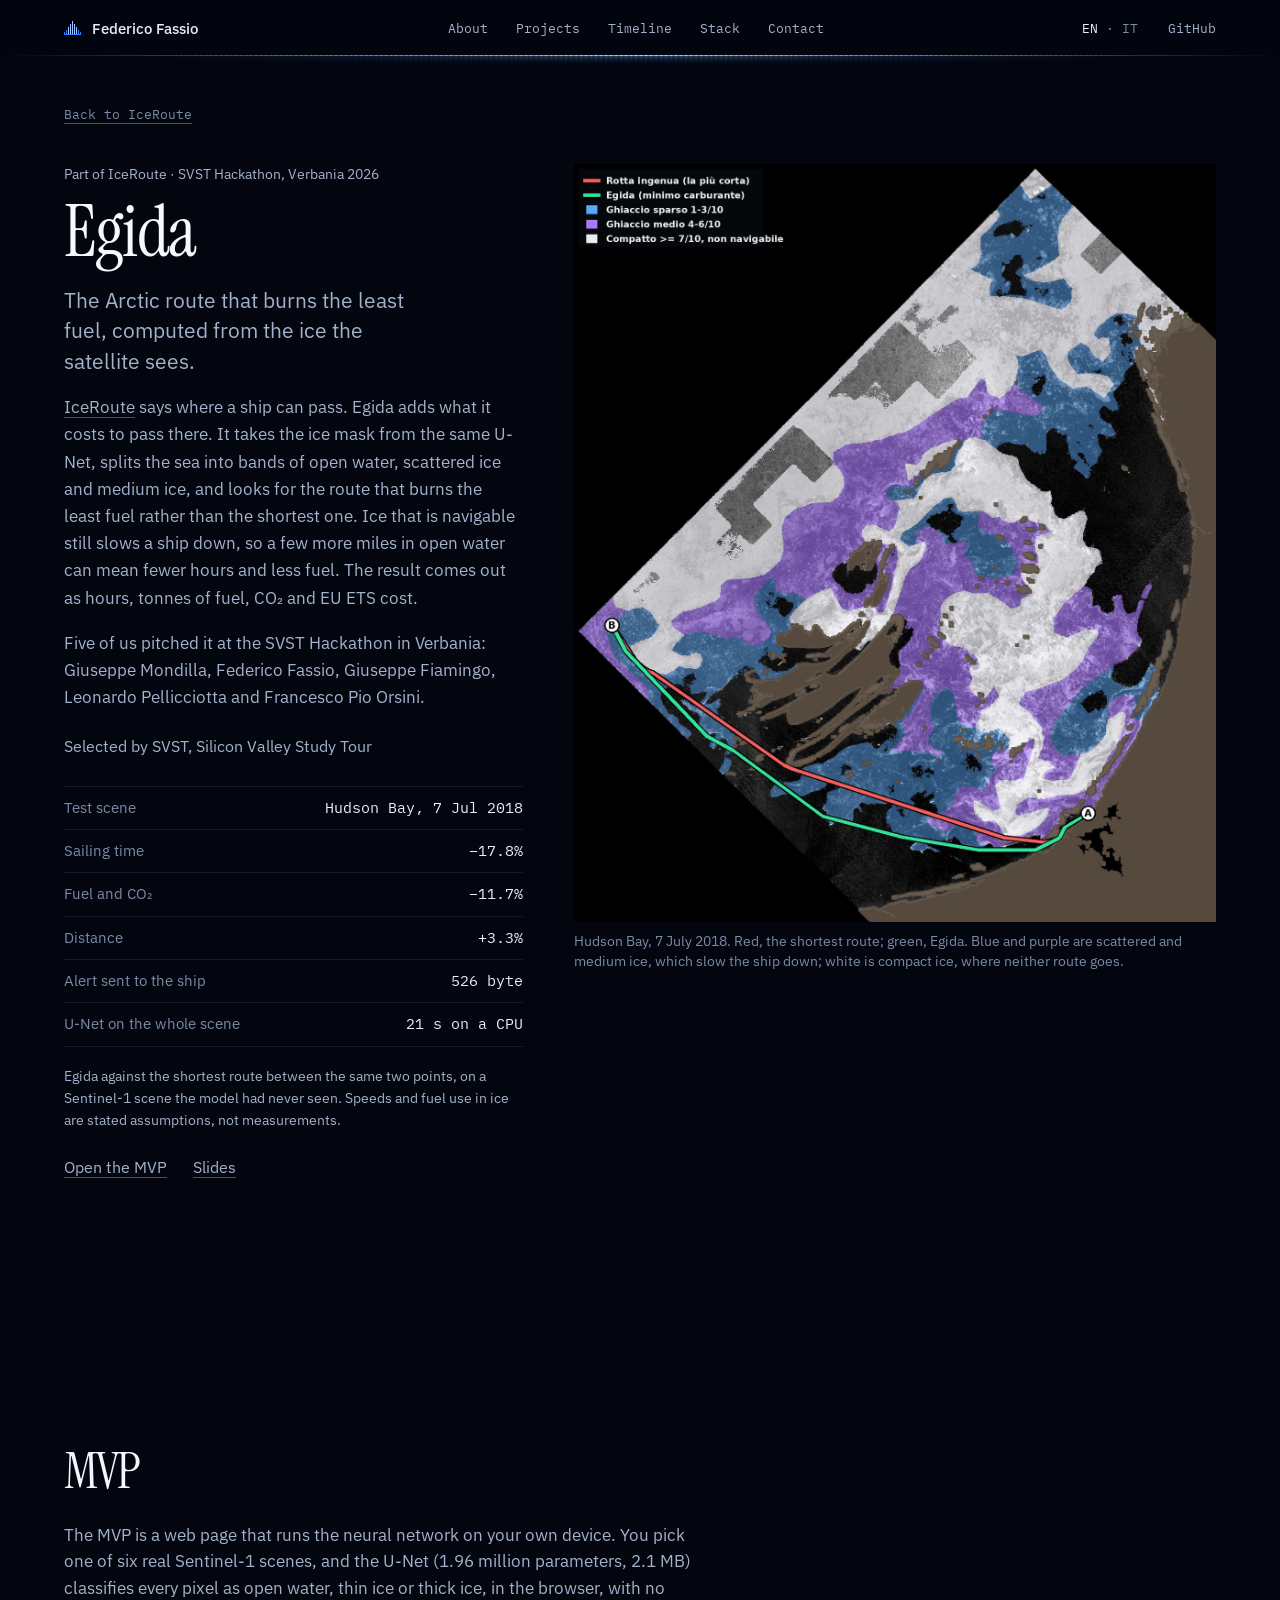
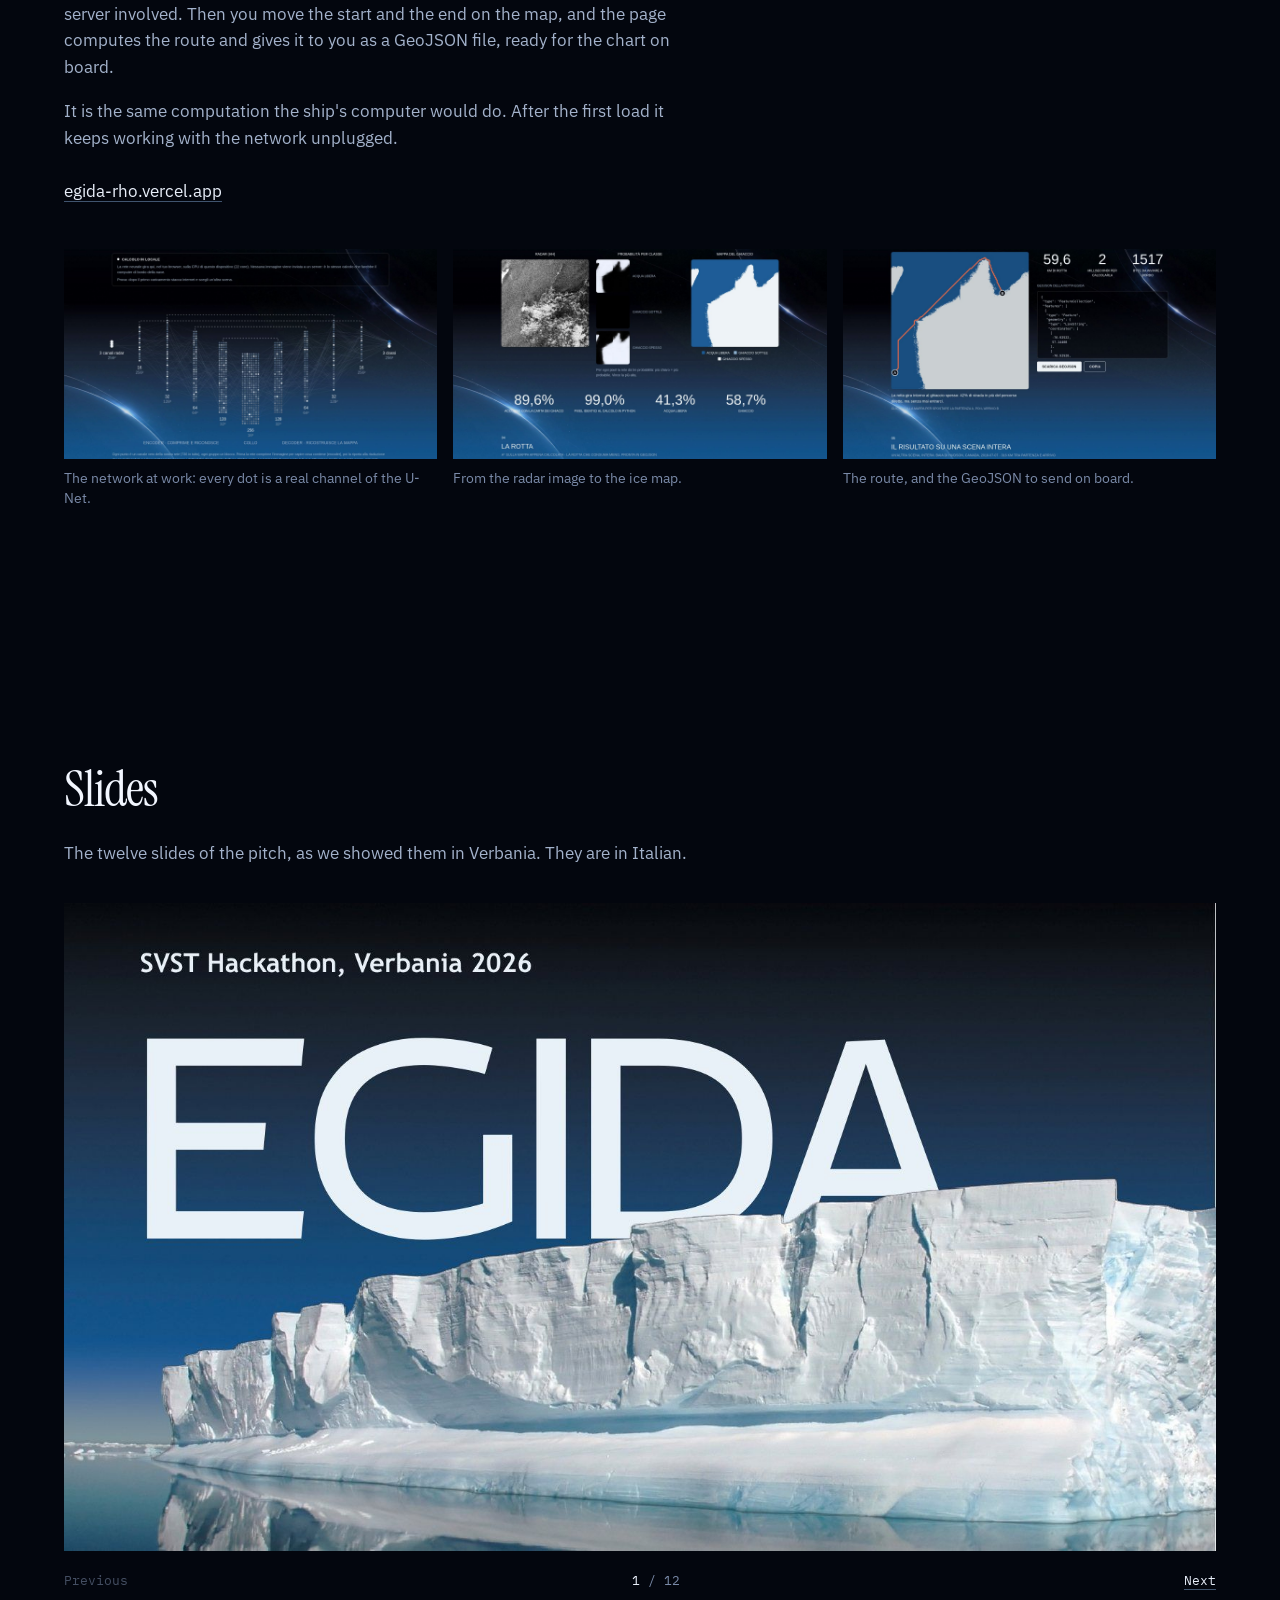
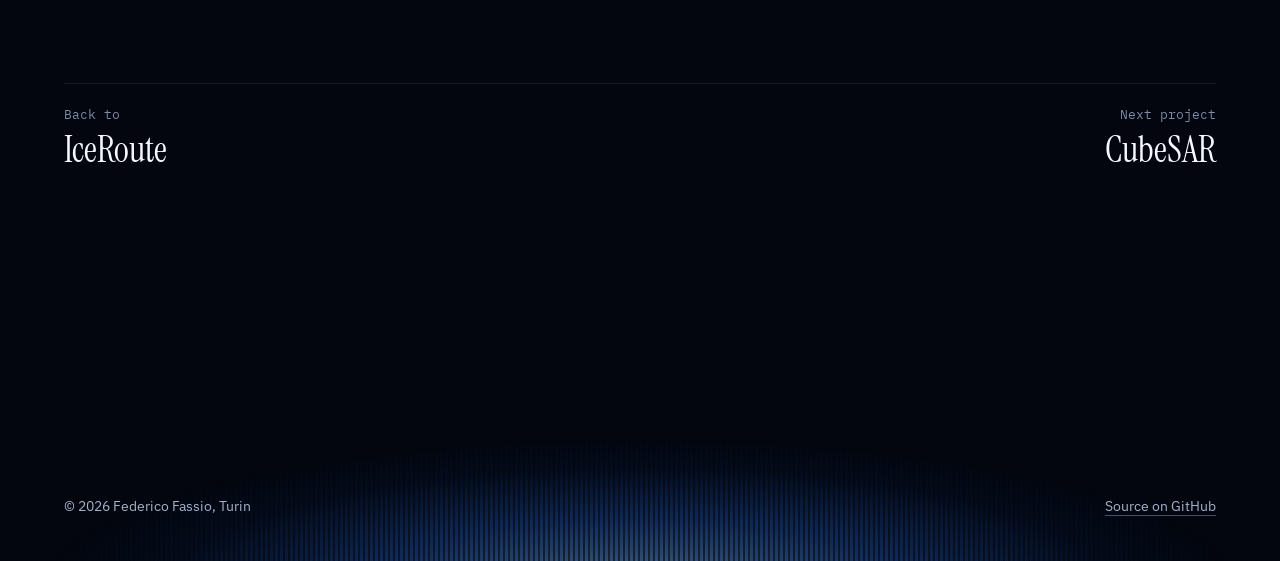
<file: iceroute/egida/index.html>
<!doctype html>
<html lang="en" data-lang="en" data-title-en="Egida · IceRoute · Federico Fassio" data-title-it="Egida · IceRoute · Federico Fassio">
<head>
<meta charset="utf-8">
<meta name="viewport" content="width=device-width, initial-scale=1, viewport-fit=cover">
<title>Egida · IceRoute · Federico Fassio</title>
<meta name="description" content="Egida: the Arctic route that burns the least fuel, computed from the sea ice a satellite sees. Built on IceRoute, pitched at the SVST Hackathon in Verbania and selected by SVST (Silicon Valley Study Tour).">
<meta name="author" content="Federico Fassio">
<link rel="canonical" href="https://federicofassio.it/iceroute/egida/">
<meta property="og:type" content="article">
<meta property="og:site_name" content="Federico Fassio">
<meta property="og:title" content="Egida · IceRoute · Federico Fassio">
<meta property="og:description" content="Egida: the Arctic route that burns the least fuel, computed from the sea ice a satellite sees. Built on IceRoute, pitched at the SVST Hackathon in Verbania and selected by SVST (Silicon Valley Study Tour).">
<meta property="og:url" content="https://federicofassio.it/iceroute/egida/">
<meta property="og:locale" content="en_GB">
<meta property="og:locale:alternate" content="it_IT">
<meta property="og:image" content="https://federicofassio.it/img/egida-slide-01.jpg">
<meta property="og:image:type" content="image/jpeg">
<meta property="og:image:width" content="1600">
<meta property="og:image:height" content="900">
<meta property="og:image:alt" content="Egida, SVST Hackathon, Verbania 2026">
<meta name="twitter:card" content="summary_large_image">
<meta name="twitter:title" content="Egida · IceRoute · Federico Fassio">
<meta name="twitter:description" content="Egida: the Arctic route that burns the least fuel, computed from the sea ice a satellite sees. Built on IceRoute, pitched at the SVST Hackathon in Verbania and selected by SVST (Silicon Valley Study Tour).">
<meta name="twitter:image" content="https://federicofassio.it/img/egida-slide-01.jpg">
<meta name="twitter:image:alt" content="Egida, SVST Hackathon, Verbania 2026">
<meta name="theme-color" content="#03060e">
<link rel="icon" href="/favicon.ico" sizes="48x48">
<link rel="icon" href="/favicon.svg" type="image/svg+xml">
<link rel="icon" href="/favicon-96x96.png" sizes="96x96" type="image/png">
<link rel="apple-touch-icon" href="/apple-touch-icon.png">
<link rel="manifest" href="/site.webmanifest">
<script type="application/ld+json">
{"@context":"https://schema.org","@type":"BreadcrumbList","itemListElement":[{"@type":"ListItem","position":1,"name":"Federico Fassio","item":"https://federicofassio.it/"},{"@type":"ListItem","position":2,"name":"IceRoute","item":"https://federicofassio.it/iceroute/"},{"@type":"ListItem","position":3,"name":"Egida","item":"https://federicofassio.it/iceroute/egida/"}]}
</script>

<!-- La lingua scelta si applica prima del disegno, così non si vede il cambio -->
<script>
try{
  var L = localStorage.getItem('lang');
  if(L === 'it' || L === 'en'){
    document.documentElement.setAttribute('data-lang', L);
    document.documentElement.setAttribute('lang', L);
  }
}catch(e){}
</script>

<link rel="preconnect" href="https://fonts.googleapis.com">
<link rel="preconnect" href="https://fonts.gstatic.com" crossorigin>
<link href="https://fonts.googleapis.com/css2?family=IBM+Plex+Mono:wght@400;500&family=IBM+Plex+Sans:wght@400;500;600&family=Instrument+Serif:ital@0;1&display=swap" rel="stylesheet">
<link rel="stylesheet" href="../../assets/site.css?v=11">
</head>
<body>
<a class="skip" href="#main" data-l="en">Skip to content</a>
<a class="skip" href="#main" data-l="it">Salta al contenuto</a>

<nav class="nav is-stuck nav--page" id="nav">
  <div class="nav__in">
    <a class="brand" href="../../">
      <!-- Il marchio: nove tacche a campana su una riga, come il cumulo dell'hero -->
      <svg viewBox="0 0 17 14" aria-hidden="true"><rect class="h" x="0" y="11" width="1" height="2"/><rect class="h" x="2" y="9" width="1" height="4"/><rect x="4" y="6" width="1" height="7"/><rect x="6" y="3" width="1" height="10"/><rect x="8" y="0" width="1" height="13"/><rect x="10" y="3" width="1" height="10"/><rect x="12" y="6" width="1" height="7"/><rect class="h" x="14" y="9" width="1" height="4"/><rect class="h" x="16" y="11" width="1" height="2"/><rect class="h" x="0" y="13" width="17" height="1"/></svg>
      Federico Fassio
    </a>
    <ul class="nav__links" id="navlinks">
      <li><a href="../../#about"><span data-l="en">About</span><span data-l="it">Chi sono</span></a></li>
      <li><a href="../../#projects"><span data-l="en">Projects</span><span data-l="it">Progetti</span></a></li>
      <li><a href="../../#path"><span data-l="en">Timeline</span><span data-l="it">Percorso</span></a></li>
      <li><a href="../../#stack">Stack</a></li>
      <li><a href="../../#contact"><span data-l="en">Contact</span><span data-l="it">Contatti</span></a></li>
      <li class="nav__extra"><a href="https://github.com/DoubleF35" rel="me">GitHub</a></li>
      <li class="nav__extra"><a href="https://www.instagram.com/federicofassioo/" rel="me">Instagram</a></li>
      <li class="nav__extra"><a href="https://www.tiktok.com/@imdoublef" rel="me">TikTok</a></li>
    </ul>
    <div class="nav__end">
      <div class="lang" id="lang" role="group" aria-label="Lingua / Language">
        <button type="button" value="en" lang="en" aria-pressed="true">EN</button><span aria-hidden="true">·</span><button type="button" value="it" lang="it" aria-pressed="false">IT</button>
      </div>
      <a class="nav__gh" href="https://github.com/DoubleF35" rel="me">GitHub</a>
      <button type="button" class="burger" id="burger" aria-expanded="false" aria-controls="navlinks">
        <i aria-hidden="true"></i>Menu
      </button>
    </div>
  </div>
  <span class="nav__comb" aria-hidden="true"></span>
</nav>

<main id="main" class="proj">
  <div class="wrap">
    <p class="crumb"><a href="../"><span data-l="en">Back to IceRoute</span><span data-l="it">Torna a IceRoute</span></a></p>
    <article class="flag" id="egida">
      <div class="flag__text">
        <p class="meta"><span data-l="en">Part of IceRoute · SVST Hackathon, Verbania 2026</span><span data-l="it">Parte di IceRoute · SVST Hackathon, Verbania 2026</span></p>
        <h1>Egida</h1>
        <p class="deck" data-l="en">The Arctic route that burns the least fuel, computed from the ice the satellite sees.</p>
        <p class="deck" data-l="it">La rotta artica che consuma meno carburante, calcolata dal ghiaccio che vede il satellite.</p>
        <p data-l="en">
          <a href="../">IceRoute</a> says where a ship can pass. Egida adds what it costs to pass
          there. It takes the ice mask from the same U-Net, splits the sea into bands of open
          water, scattered ice and medium ice, and looks for the route that burns the least fuel
          rather than the shortest one. Ice that is navigable still slows a ship down, so a few
          more miles in open water can mean fewer hours and less fuel. The result comes out as
          hours, tonnes of fuel, CO₂ and EU&nbsp;ETS cost.
        </p>
        <p data-l="it">
          <a href="../">IceRoute</a> dice dove una nave può passare. Egida aggiunge quanto costa
          passarci. Prende la maschera del ghiaccio dalla stessa U-Net, divide il mare in bande di
          acqua libera, ghiaccio sparso e ghiaccio medio, e cerca la rotta che consuma meno
          carburante invece della più corta. Anche il ghiaccio navigabile rallenta la nave, quindi
          qualche miglio in più in acqua libera può voler dire meno ore e meno carburante. Il
          risultato esce in ore, tonnellate di carburante, CO₂ e costo EU&nbsp;ETS.
        </p>
        <p data-l="en">
          Five of us pitched it at the SVST Hackathon in Verbania: Giuseppe Mondilla, Federico
          Fassio, Giuseppe Fiamingo, Leonardo Pellicciotta and Francesco Pio Orsini.
        </p>
        <p data-l="it">
          L'abbiamo presentata in cinque all'SVST Hackathon di Verbania: Giuseppe Mondilla,
          Federico Fassio, Giuseppe Fiamingo, Leonardo Pellicciotta e Francesco Pio Orsini.
        </p>
        <p class="prize"><span data-l="en">Selected by SVST, Silicon Valley Study Tour</span><span data-l="it">Selezionata da SVST, Silicon Valley Study Tour</span></p>
        <dl class="sheet">
          <div><dt><span data-l="en">Test scene</span><span data-l="it">Scena di prova</span></dt><dd><span data-l="en">Hudson Bay, 7 Jul 2018</span><span data-l="it">Baia di Hudson, 7 lug 2018</span></dd></div>
          <div><dt><span data-l="en">Sailing time</span><span data-l="it">Tempo di navigazione</span></dt><dd><span data-l="en">−17.8%</span><span data-l="it">−17,8%</span></dd></div>
          <div><dt><span data-l="en">Fuel and CO₂</span><span data-l="it">Carburante e CO₂</span></dt><dd><span data-l="en">−11.7%</span><span data-l="it">−11,7%</span></dd></div>
          <div><dt><span data-l="en">Distance</span><span data-l="it">Distanza</span></dt><dd><span data-l="en">+3.3%</span><span data-l="it">+3,3%</span></dd></div>
          <div><dt><span data-l="en">Alert sent to the ship</span><span data-l="it">Allerta mandata alla nave</span></dt><dd>526 byte</dd></div>
          <div><dt><span data-l="en">U-Net on the whole scene</span><span data-l="it">U-Net sulla scena intera</span></dt><dd><span data-l="en">21 s on a CPU</span><span data-l="it">21 s su CPU</span></dd></div>
        </dl>
        <p class="specs" data-l="en">Egida against the shortest route between the same two points, on a Sentinel-1 scene the model had never seen. Speeds and fuel use in ice are stated assumptions, not measurements.</p>
        <p class="specs" data-l="it">Egida rispetto alla rotta più corta fra gli stessi due punti, su una scena Sentinel-1 che il modello non aveva mai visto. Velocità e consumi nel ghiaccio sono ipotesi dichiarate, non misure.</p>
        <p class="links"><a href="https://egida-rho.vercel.app/"><span data-l="en">Open the MVP</span><span data-l="it">Apri l'MVP</span></a><a href="#slides"><span data-l="en">Slides</span><span data-l="it">Slide</span></a></p>
      </div>
      <figure class="flag__main flag__main--fit">
        <span class="frame"><img src="../../img/egida-rotte.jpg" width="1400" height="1653" alt="The Hudson Bay scene with the ice bands and two routes from A to B: the shortest in red, Egida in green" data-alt-it="La scena della Baia di Hudson con le bande di ghiaccio e due rotte da A a B: la più corta in rosso, Egida in verde"></span>
        <figcaption data-l="en">Hudson Bay, 7 July 2018. Red, the shortest route; green, Egida. Blue and purple are scattered and medium ice, which slow the ship down; white is compact ice, where neither route goes.</figcaption>
        <figcaption data-l="it">Baia di Hudson, 7 luglio 2018. In rosso la rotta più corta, in verde Egida. Blu e viola sono il ghiaccio sparso e medio, che rallentano la nave; in bianco il ghiaccio compatto, dove non passa nessuna delle due.</figcaption>
      </figure>
    </article>

    <section class="part" id="mvp">
      <h2>MVP</h2>
      <div class="part__text">
        <p data-l="en">
          The MVP is a web page that runs the neural network on your own device. You pick one of
          six real Sentinel-1 scenes, and the U-Net (1.96 million parameters, 2.1&nbsp;MB) classifies
          every pixel as open water, thin ice or thick ice, in the browser, with no server
          involved. Then you move the start and the end on the map, and the page computes the
          route and gives it to you as a GeoJSON file, ready for the chart on board.
        </p>
        <p data-l="it">
          L'MVP è una pagina web che fa girare la rete neurale sul tuo dispositivo. Scegli una di
          sei scene Sentinel-1 reali, e la U-Net (1,96 milioni di parametri, 2,1&nbsp;MB) classifica
          ogni pixel come acqua libera, ghiaccio sottile o ghiaccio spesso, nel browser, senza
          nessun server. Poi sposti partenza e arrivo sulla mappa, e la pagina calcola la rotta e
          te la dà in un file GeoJSON, pronto per la carta di bordo.
        </p>
        <p data-l="en">
          It is the same computation the ship's computer would do. After the first load it keeps
          working with the network unplugged.
        </p>
        <p data-l="it">
          È lo stesso calcolo che farebbe il computer di bordo della nave. Dopo il primo
          caricamento continua a funzionare anche staccando la rete.
        </p>
        <p class="links"><a href="https://egida-rho.vercel.app/">egida-rho.vercel.app</a></p>
      </div>
      <div class="photos photos--3 photos--169">
        <figure>
          <a class="frame" href="https://egida-rho.vercel.app/"><img src="../../img/egida-mvp-rete.jpg" width="1600" height="900" alt="The MVP showing the U-Net at work, one dot per channel" data-alt-it="L'MVP mostra la U-Net al lavoro, un punto per ogni canale" loading="lazy"></a>
          <figcaption data-l="en">The network at work: every dot is a real channel of the U-Net.</figcaption>
          <figcaption data-l="it">La rete al lavoro: ogni punto è un canale vero della U-Net.</figcaption>
        </figure>
        <figure>
          <a class="frame" href="https://egida-rho.vercel.app/"><img src="../../img/egida-mvp-vede.jpg" width="1600" height="900" alt="The radar image, the probability of each class and the ice map" data-alt-it="L'immagine radar, la probabilità di ogni classe e la mappa del ghiaccio" loading="lazy"></a>
          <figcaption data-l="en">From the radar image to the ice map.</figcaption>
          <figcaption data-l="it">Dall'immagine radar alla mappa del ghiaccio.</figcaption>
        </figure>
        <figure>
          <a class="frame" href="https://egida-rho.vercel.app/"><img src="../../img/egida-mvp-rotta.jpg" width="1600" height="900" alt="The route on the ice map, with its length and its GeoJSON" data-alt-it="La rotta sulla mappa del ghiaccio, con la lunghezza e il suo GeoJSON" loading="lazy"></a>
          <figcaption data-l="en">The route, and the GeoJSON to send on board.</figcaption>
          <figcaption data-l="it">La rotta, e il GeoJSON da mandare a bordo.</figcaption>
        </figure>
      </div>
    </section>

    <section class="part" id="slides">
      <h2><span data-l="en">Slides</span><span data-l="it">Slide</span></h2>
      <div class="part__text">
        <p data-l="en">The twelve slides of the pitch, as we showed them in Verbania. They are in Italian.</p>
        <p data-l="it">Le dodici slide del pitch, come le abbiamo mostrate a Verbania.</p>
      </div>
      <!-- Le slide: una fila che scorre in orizzontale e si ferma su ogni
           slide. Funziona col dito e con la tastiera anche senza script; lo
           script aggiunge i due pulsanti e il contatore. -->
      <div class="slides">
        <ol class="slides__track" tabindex="0" aria-label="Slides">
          <li><img src="../../img/egida-slide-01.jpg" width="1600" height="900" alt="Slide 1. Cover: Egida, SVST Hackathon, Verbania 2026" data-alt-it="Slide 1. Copertina: Egida, SVST Hackathon, Verbania 2026" decoding="async"></li>
          <li><img src="../../img/egida-slide-02.jpg" width="1600" height="900" alt="Slide 2. The problem: a new route is opening. Three figures with their sources" data-alt-it="Slide 2. Il problema: una nuova rotta si sta aprendo. Tre numeri con le fonti" loading="lazy" decoding="async"></li>
          <li><img src="../../img/egida-slide-03.jpg" width="1600" height="900" alt="Slide 3. 60 incidents in 2023 alone" data-alt-it="Slide 3. 60 incidenti nel solo 2023" loading="lazy" decoding="async"></li>
          <li><img src="../../img/egida-slide-04.jpg" width="1600" height="900" alt="Slide 4. Egida: a ship sailing next to an iceberg" data-alt-it="Slide 4. Egida: una nave accanto a un iceberg" loading="lazy" decoding="async"></li>
          <li><img src="../../img/egida-slide-05.jpg" width="1600" height="900" alt="Slide 5. State of the art: 72 hours from the satellite image to the charts on board" data-alt-it="Slide 5. Stato dell'arte: 72 ore dall'immagine satellitare alle cartine a bordo" loading="lazy" decoding="async"></li>
          <li><img src="../../img/egida-slide-06.jpg" width="1600" height="900" alt="Slide 6. The solution: input, AI inference at the edge, route optimisation, in 5 minutes" data-alt-it="Slide 6. La soluzione: input, inferenza AI in edge, ottimizzazione della rotta, in 5 minuti" loading="lazy" decoding="async"></li>
          <li><img src="../../img/egida-slide-07.jpg" width="1600" height="900" alt="Slide 7. Sustainability and impact: fuel saved and energy used by the computation" data-alt-it="Slide 7. Sostenibilità e impatto: carburante risparmiato ed energia usata dal calcolo" loading="lazy" decoding="async"></li>
          <li><img src="../../img/egida-slide-08.jpg" width="1600" height="900" alt="Slide 8. 600,000 euros saved per ship per year, assuming one sailing day saved per voyage" data-alt-it="Slide 8. 600.000 euro risparmiati per nave all'anno, stimando un giorno di navigazione in meno per viaggio" loading="lazy" decoding="async"></li>
          <li><img src="../../img/egida-slide-09.jpg" width="1600" height="900" alt="Slide 9. Positioning: Egida against the other ice information services, by latency and readiness of the output" data-alt-it="Slide 9. Posizionamento: Egida rispetto agli altri servizi sul ghiaccio, per latenza e prontezza dell'output" loading="lazy" decoding="async"></li>
          <li><img src="../../img/egida-slide-10.jpg" width="1600" height="900" alt="Slide 10. Market and technology roadmap, from the lab in 2027 to a validated service in 2030" data-alt-it="Slide 10. Mercato e sviluppo della tecnologia, dal laboratorio nel 2027 al servizio validato nel 2030" loading="lazy" decoding="async"></li>
          <li><img src="../../img/egida-slide-11.jpg" width="1600" height="900" alt="Slide 11. The team: Giuseppe Mondilla, Federico Fassio, Giuseppe Fiamingo, Leonardo Pellicciotta, Francesco Pio Orsini" data-alt-it="Slide 11. Il team: Giuseppe Mondilla, Federico Fassio, Giuseppe Fiamingo, Leonardo Pellicciotta, Francesco Pio Orsini" loading="lazy" decoding="async"></li>
          <li><img src="../../img/egida-slide-12.jpg" width="1600" height="900" alt="Slide 12. Thank you" data-alt-it="Slide 12. Grazie" loading="lazy" decoding="async"></li>
        </ol>
        <p class="slides__bar">
          <button type="button" class="slides__prev"><span data-l="en">Previous</span><span data-l="it">Precedente</span></button>
          <span class="slides__count num"><b>1</b> / 12</span>
          <button type="button" class="slides__next"><span data-l="en">Next</span><span data-l="it">Successiva</span></button>
        </p>
      </div>
    </section>

    <nav class="pnav" aria-label="Projects">
      <a class="prev" href="../"><span class="lab"><span data-l="en">Back to</span><span data-l="it">Torna a</span></span><span class="name">IceRoute</span></a>
      <a class="next" href="../../cubesar/"><span class="lab"><span data-l="en">Next project</span><span data-l="it">Progetto successivo</span></span><span class="name">CubeSAR</span></a>
    </nav>
  </div>
</main>

<footer class="foot">
  <div class="wrap foot__in">
    <p data-l="en">© 2026 Federico Fassio, Turin</p>
    <p data-l="it">© 2026 Federico Fassio, Torino</p>
    <p><a href="https://github.com/DoubleF35/doublef35.github.io"><span data-l="en">Source on GitHub</span><span data-l="it">Sorgente su GitHub</span></a></p>
  </div>
</footer>

<script src="../../assets/site.js?v=11"></script>
</body>
</html>
</file>
<file: assets/site.css>
/* ==========================================================================
   Notte, una sola sorgente di luce, una serif.

   Regole, e tutto il resto scende da queste:
   1. Il fondo è quasi nero e la luce arriva da un punto solo, il pettine
      dell'hero: nessun altro alone, nessuna sfumatura decorativa. Il resto della pagina ne riprende solo il segno: la riga
      sotto la barra e i righelli fra le sezioni.
   2. I titoli sono in Instrument Serif. Il corsivo è un accento, uno solo.
   3. Il monospace serve solo a ciò che si conta: date, misure, unità, nomi
      di repository. Sempre in minuscolo normale, mai spaziato.
   4. Niente schede, pillole, vetro, frecce, stelle, ombre colorate.
      Le cose si separano con una riga da 1 px e con lo spazio.
   Una pagina sola, nessun framework, nessun build step.
   ========================================================================== */

:root{
  --ink:#03060e;
  --ink-2:#070b16;
  --line:rgba(150,180,230,.13);
  --paper:#e9effa;
  --paper-dim:#a3b2cb;
  --paper-mute:#7a8aa8;   /* 5,8:1 sul fondo: passa AA anche sui testi piccoli */
  --beam:#2f7dff;
  --beam-lit:#9cc8ff;
  --gold:#e6c276;         /* solo per i piazzamenti */

  --w:1200px;
  --m:max(20px, 5vw);
  --gap:clamp(24px, 3vw, 48px);
  --nav-h:56px;
  --serif:"Instrument Serif",ui-serif,Georgia,"Times New Roman",serif;
  --sans:"IBM Plex Sans",-apple-system,BlinkMacSystemFont,"Segoe UI",Roboto,Helvetica,Arial,sans-serif;
  --mono:"IBM Plex Mono",ui-monospace,SFMono-Regular,Menlo,Consolas,monospace;
}

*{box-sizing:border-box}
html{
  background:var(--ink);scroll-behavior:smooth;
  scroll-padding-top:calc(var(--nav-h) + 16px);
  -webkit-text-size-adjust:100%;text-size-adjust:100%;
}
body{
  margin:0;background:var(--ink);color:var(--paper);
  font:400 17px/1.6 var(--sans);
  -webkit-font-smoothing:antialiased;text-rendering:optimizeLegibility;
  overflow-x:hidden;
}
a{
  color:inherit;
  text-decoration:underline;text-decoration-thickness:1px;text-underline-offset:4px;
  text-decoration-color:rgba(156,200,255,.4);
  -webkit-tap-highlight-color:transparent;
  transition:color .15s,text-decoration-color .15s;
}
@media (hover:hover){ a:hover{color:#fff;text-decoration-color:currentColor} }
img{display:block;max-width:100%}
button{font:inherit;color:inherit;background:none;border:0;padding:0;cursor:pointer;-webkit-tap-highlight-color:transparent}
::selection{background:rgba(47,125,255,.35);color:#fff}
:focus-visible{outline:1px solid var(--beam-lit);outline-offset:4px}
h1,h2,h3,h4{font-weight:400;margin:0}
p{margin:0 0 18px}
p:last-child{margin-bottom:0}
.num{font-family:var(--mono);font-variant-numeric:tabular-nums}

/* Due lingue nello stesso documento. La regola nasconde SOLO la lingua
   inattiva e non ne mostra mai nessuna: così l'elemento attivo conserva il
   display del suo componente. È !important perché nessuna regola di
   layout, nemmeno in una media query, deve poter riaccendere la lingua
   spenta. Non tornare indietro. */
html[data-lang="it"] [data-l="en"],
html[data-lang="en"] [data-l="it"]{display:none !important}

.skip{position:absolute;left:-9999px;top:0;z-index:99;background:#fff;color:#000;padding:12px 18px;font:500 14px/1 var(--sans);text-decoration:none}
.skip:focus{left:0}

.wrap{max-width:calc(var(--w) + 2 * var(--m));margin:0 auto;padding:0 var(--m)}

/* --------------------------------------------------------------------------
   Barra. Trasparente sull'hero; scorrendo diventa inchiostro pieno, e il
   suo bordo inferiore è la riga d'orizzonte che sale dall'hero.
   L'altezza non cambia mai: è il riferimento per l'aggancio della riga.
   Lo sfondo sta in un ::before e non sulla barra stessa: un backdrop-filter
   sulla barra la renderebbe il contenitore del menu a tutto schermo.
   -------------------------------------------------------------------------- */
.nav{position:fixed;top:0;left:0;right:0;z-index:60;height:var(--nav-h)}
.nav::before{content:"";position:absolute;inset:0;background:rgba(3,6,14,.94);opacity:0;transition:opacity .25s}
.nav.is-stuck::before{opacity:1}
.nav__in{
  position:relative;display:flex;align-items:center;gap:32px;height:100%;
  max-width:calc(var(--w) + 2 * var(--m));margin:0 auto;padding:0 var(--m);
}
.brand{
  display:inline-flex;align-items:center;gap:11px;min-height:44px;flex:none;
  font:500 15px/1 var(--sans);color:var(--paper);text-decoration:none;white-space:nowrap;
}
.brand svg{width:17px;height:14px;flex:none}
.brand svg rect{fill:var(--beam-lit)}
.brand svg .h{fill:var(--beam)}
.nav__links{flex:1;display:flex;justify-content:center;gap:28px;list-style:none;margin:0;padding:0}
.nav__links a{display:block;padding:15.5px 0;font:400 13px/1 var(--mono);color:var(--paper-dim);text-decoration:none;white-space:nowrap}
@media (hover:hover){ .nav__links a:hover{color:#fff} }
.nav__extra{display:none}
.nav__end{display:flex;align-items:center;gap:22px;flex:none}
.lang{display:flex;align-items:center;font:400 13px/1 var(--mono);color:var(--paper-mute)}
.lang button{min-height:44px;min-width:32px;padding:0 6px;color:var(--paper-mute);transition:color .15s}
.lang button:hover{color:var(--paper)}
html[data-lang="it"] .lang [value="it"],
html[data-lang="en"] .lang [value="en"]{color:var(--paper)}
.nav__gh{padding:15.5px 0;font:400 13px/1 var(--mono);color:var(--paper-dim);text-decoration:none}
@media (hover:hover){ .nav__gh:hover{color:#fff} }
.burger{display:none}

/* La riga d'orizzonte e il bordo della barra sono la stessa riga: quella
   dell'hero sale con la pagina e, arrivata sotto la barra, passa il
   testimone. Stesso passo del pettine del canvas: --comb-p e --comb-x li
   scrive lo script, così i denti della riga cadono sulle barre. */
.nav__comb,.hero__horizon{
  position:absolute;left:0;right:0;opacity:0;pointer-events:none;
  -webkit-mask-image:repeating-linear-gradient(90deg,rgba(0,0,0,.84) 0,#000 calc(var(--comb-p,5px) * .25),rgba(0,0,0,.6) calc(var(--comb-p,5px) * .75),rgba(0,0,0,.84) var(--comb-p,5px));
          mask-image:repeating-linear-gradient(90deg,rgba(0,0,0,.84) 0,#000 calc(var(--comb-p,5px) * .25),rgba(0,0,0,.6) calc(var(--comb-p,5px) * .75),rgba(0,0,0,.84) var(--comb-p,5px));
  -webkit-mask-position:var(--comb-x,0) 0;mask-position:var(--comb-x,0) 0;
}
.hero__horizon,.nav__comb::before{
  background:linear-gradient(90deg,rgba(47,125,255,0),rgba(47,125,255,.6) 14%,#5aa2ff 32%,#bfe3ff 50%,#5aa2ff 68%,rgba(47,125,255,.6) 86%,rgba(47,125,255,0));
}
/* Sotto la barra: la riga (prima fila di pixel, che coincide con l'ultima
   della barra) e un alone di pochi pixel, la luce che resta del cumulo.
   Stanno dentro la stessa maschera, quindi sono entrambi a pettine. */
.nav__comb{top:calc(100% - 1px);height:9px;z-index:1}
.nav__comb::before,.nav__comb::after{content:"";position:absolute;left:0;right:0}
.nav__comb::before{top:0;height:1px}
.nav__comb::after{top:1px;height:8px;background:radial-gradient(40% 100% at 50% 0,rgba(120,185,255,.38),rgba(47,125,255,.14) 55%,transparent 100%)}
html.menu-open .nav__comb{opacity:0 !important}

/* --------------------------------------------------------------------------
   Hero. Il canvas sporge sotto la sezione (bottom negativo, dallo script):
   la luce si spegne dentro la pagina invece di essere tagliata da un bordo.
   -------------------------------------------------------------------------- */
.hero{
  position:relative;z-index:1;isolation:isolate;
  min-height:100vh;min-height:100svh;
  padding:clamp(96px, 19vh, 210px) var(--m) 0;
  text-align:center;
}
.hero__comb{position:absolute;left:0;bottom:0;width:100%;height:100%;z-index:-1;pointer-events:none;display:block}
.hero__horizon{bottom:0;height:3px;z-index:-1;transform-origin:50% 100%}
.hero__in{position:relative;max-width:1120px;margin:0 auto}
.hero h1{
  font:400 clamp(44px, min(7.4vw, 13.5vh), 116px)/.98 var(--serif);letter-spacing:-.018em;
  color:#f4f8ff;text-wrap:balance;
  text-shadow:0 1px 30px rgba(3,6,14,.5);
}
.hero h1 em{font-style:italic}
.hero__deck{
  margin:28px auto 0;max-width:46ch;
  font:400 17px/1.55 var(--sans);color:var(--paper-dim);text-wrap:balance;
  text-shadow:0 1px 18px rgba(3,6,14,.8);
}
.hero__links{display:flex;justify-content:center;gap:30px;margin-top:16px}
.hero__links a{
  display:inline-flex;align-items:center;min-height:44px;
  font:500 15px/1 var(--sans);color:var(--paper);
  text-decoration-color:rgba(233,239,250,.45);
  text-shadow:0 1px 14px rgba(3,6,14,.8);
}

/* --------------------------------------------------------------------------
   Pagina
   -------------------------------------------------------------------------- */
main{position:relative;z-index:2}
section{padding:144px 0 0}
#about{padding-top:128px}
.vh{position:absolute;width:1px;height:1px;margin:-1px;padding:0;overflow:hidden;clip-path:inset(50%);white-space:nowrap}

/* ---------- Risultati ----------------------------------------------------
   Cinque colonne separate da una riga, subito sotto l'hero: è la prima cosa
   che si legge dopo il titolo. Oro solo ai piazzamenti. */
.facts{padding-top:72px}
.facts ul{
  list-style:none;margin:0;padding:0;display:grid;grid-template-columns:repeat(5,minmax(0,1fr));
  border-top:1px solid var(--line);border-bottom:1px solid var(--line);
}
.facts li{border-left:1px solid var(--line)}
.facts li:first-child{border-left:0}
.facts a{display:block;height:100%;padding:28px 24px 30px;text-decoration:none}
.facts li:first-child a{padding-left:0}
.facts b{
  display:block;font:400 clamp(60px, 6.2vw, 92px)/.86 var(--serif);letter-spacing:-.02em;
  color:#f4f8ff;font-variant-numeric:lining-nums;
}
.facts b i{font-style:normal;font-size:.5em;letter-spacing:0;margin-left:.04em}
.facts .is-prize b{color:var(--gold)}
.facts .lab{display:block;margin-top:18px;max-width:24ch;font:400 14.5px/1.45 var(--sans);color:var(--paper-dim);transition:color .15s}
@media (hover:hover){ .facts a:hover .lab{color:#fff} }
/* Il righello fra le sezioni: lo disegna lo script. */
.sep{display:block;width:100%;height:22px;margin:0 0 64px}
h2{
  margin:0 0 56px;
  font:400 clamp(46px, 5.6vw, 80px)/.98 var(--serif);letter-spacing:-.018em;color:#f2f6ff;
}
figure{margin:0}
.frame{display:block;overflow:hidden;background:var(--ink-2)}
.frame img{width:100%;height:100%;object-fit:cover}
figcaption{margin-top:10px;font:400 13.5px/1.45 var(--sans);color:var(--paper-mute)}

/* ---------- Chi sono ------------------------------------------------------ */
.about{display:grid;grid-template-columns:minmax(0,7fr) minmax(0,4fr);column-gap:clamp(32px, 7vw, 120px);align-items:start}
.about p{font-size:clamp(19px, 1.5vw, 21px);line-height:1.6;color:var(--paper-dim);max-width:44ch}
.about p a{color:var(--paper)}
.portrait .frame{aspect-ratio:1}
.portrait img{object-position:50% 20%;filter:grayscale(1) contrast(1.08) brightness(.94)}

/* ---------- Progetti ------------------------------------------------------ */
.meta{margin:0 0 14px;font:400 14px/1.5 var(--sans);color:var(--paper-mute)}
.meta > span{display:block}
.prize{display:flex;align-items:baseline;gap:12px;margin:24px 0 0;font:400 15.5px/1.45 var(--sans);color:var(--paper)}
.prize b{flex:none;font:400 36px/1 var(--serif);color:var(--gold)}
.specs{margin:18px 0 0;font:400 14px/1.6 var(--sans);color:var(--paper-mute)}
.specs.num{font-family:var(--mono)}
.nw{white-space:nowrap}
.links{display:flex;flex-wrap:wrap;gap:0 26px;margin:14px 0 0;font-size:15.5px}
.links a{display:inline-flex;align-items:center;min-height:44px}

/* IceRoute: testo a sinistra, la console grande a destra, due foto sotto. */
.flag{
  display:grid;grid-template-columns:minmax(0,5fr) minmax(0,7fr);
  column-gap:clamp(32px, 4vw, 64px);row-gap:16px;
  padding-bottom:88px;border-bottom:1px solid var(--line);
}
.flag__text{grid-column:1;grid-row:1 / span 2}
.flag__main{grid-column:2;grid-row:1}
.flag__main .frame{aspect-ratio:1280 / 748}
.flag__main--43 .frame{aspect-ratio:4 / 3}
/* --fit: l'immagine intera nelle sue proporzioni, senza ritaglio (la mappa di Egida) */
.flag__main--fit .frame{aspect-ratio:auto}
.flag__main--fit .frame img{height:auto}
.frame video{display:block;width:100%;height:100%;object-fit:cover;cursor:pointer}
.flag__pair{grid-column:2;grid-row:2;display:grid;grid-template-columns:minmax(0,1fr) minmax(0,1fr);gap:16px;align-self:start}
.flag__pair .shot--43 .frame{aspect-ratio:4 / 3}
.flag__pair .shot--169 .frame{aspect-ratio:16 / 9}
.flag h3,.flag h1{margin:0 0 20px;font:400 clamp(56px, 5.6vw, 80px)/.92 var(--serif);letter-spacing:-.02em;color:#f4f8ff}
.deck{margin:0 0 18px;font:400 21px/1.45 var(--sans);color:var(--paper);max-width:28ch}
.flag__text > p{color:var(--paper-dim)}

/* Scheda tecnica: etichetta a sinistra, valore in mono a destra. */
.sheet{margin:28px 0 0;border-top:1px solid var(--line)}
.sheet div{display:flex;justify-content:space-between;align-items:baseline;gap:20px;padding:11px 0;border-bottom:1px solid var(--line)}
.sheet dt{font:400 14.5px/1.4 var(--sans);color:var(--paper-mute)}
.sheet dd{margin:0;text-align:right;font:400 14.5px/1.4 var(--mono);font-variant-numeric:tabular-nums;color:var(--paper)}

/* Gli altri sei: righe a tutta larghezza, separate da una riga. */
.row{
  display:grid;grid-template-columns:minmax(0,2fr) minmax(0,5fr) minmax(0,5fr);
  grid-template-areas:"meta title fig" "meta text fig";grid-template-rows:auto 1fr;
  column-gap:var(--gap);padding:64px 0;border-bottom:1px solid var(--line);
}
.row .meta{grid-area:meta;padding-top:10px}
.row h3,.row h1{grid-area:title;margin:0 0 18px;font:400 clamp(40px, 3.6vw, 52px)/1 var(--serif);letter-spacing:-.015em;color:#f4f8ff}
.row h3 a{text-decoration:none}
@media (hover:hover){ .row h3 a:hover{text-decoration:underline;text-decoration-thickness:1px;text-underline-offset:6px} }
.row__text{grid-area:text}
.row__text > p{font-size:16.5px;color:var(--paper-dim);max-width:56ch}
.row__fig{grid-area:fig;padding-top:10px}
/* Ogni foto nelle sue proporzioni: width e height veri sull'<img>, nessun ritaglio. */
.row__fig .frame img{height:auto}
/* Seeker: sopra le due verticali di Seeker-One (3:4), sotto due orizzontali
   (4:3). Stesse proporzioni per riga, quindi le altezze coincidono da sole. */
.quad{display:grid;grid-template-columns:minmax(0,1fr) minmax(0,1fr);gap:16px;align-content:start}
.quad figcaption{grid-column:1 / -1;margin-top:-6px}
/* Seeker-II, sotto la riga: OpenRocket a tutta larghezza, poi CAD e CFD
   in tre riquadri 4:3. Occupa le colonne di testo e foto. */
.row--strip{grid-template-areas:"meta title fig" "meta text fig" "meta strip strip";grid-template-rows:auto 1fr auto}
.row__strip{grid-area:strip;display:grid;grid-template-columns:repeat(3,minmax(0,1fr));gap:16px;margin-top:48px}
.row__strip .strip__wide{grid-column:1 / -1}
.row__strip .frame img{height:auto}
.row__strip figcaption{grid-column:1 / -1;margin-top:-6px}

/* Altro su GitHub */
.more{display:grid;grid-template-columns:minmax(0,2fr) minmax(0,10fr);column-gap:var(--gap);margin-top:88px}
.more h3{padding-top:20px;font:500 15px/1.4 var(--sans);color:var(--paper)}
.more ul{list-style:none;margin:0;padding:0;border-top:1px solid var(--line)}
.more a{
  display:grid;grid-template-columns:minmax(0,3fr) minmax(0,7fr);column-gap:var(--gap);
  padding:20px 0;border-bottom:1px solid var(--line);text-decoration:none;
}
.more .name{font:400 15.5px/1.5 var(--mono);color:var(--paper);text-decoration:underline;text-decoration-thickness:1px;text-underline-offset:4px;text-decoration-color:rgba(156,200,255,.4)}
.more .desc{font-size:15.5px;line-height:1.55;color:var(--paper-dim)}
@media (hover:hover){ .more a:hover .name{text-decoration-color:currentColor;color:#fff} }

/* ---------- Percorso ------------------------------------------------------ */
.lede-i{
  margin:-20px 0 80px;max-width:30ch;text-wrap:pretty;
  font:italic 400 clamp(26px, 2.6vw, 36px)/1.25 var(--serif);color:var(--paper);
}
/* La timeline: una rotaia verticale con un punto per tappa, la data e
   l'età a sinistra. Scorrendo, la luce del pettine scende lungo la rotaia
   e accende i punti che ha superato (lo script imposta --lit). */
.tl{
  --tw:calc((100% - 2 * var(--gap)) / 6);   /* larga quanto la colonna meta dei progetti */
  --rx:calc(var(--tw) + var(--gap));        /* dove passa la rotaia */
  --r0:24px;                                /* la rotaia parte dal centro del primo punto */
  --lit:0px;                                /* lunghezza del tratto acceso, la calcola lo script */
  position:relative;list-style:none;margin:0 0 96px;padding:0;
}
.tl::before,.tl::after{content:"";position:absolute;top:var(--r0);left:var(--rx);width:1px;pointer-events:none}
.tl::before{bottom:0;background:linear-gradient(var(--line), var(--line) calc(100% - 64px), transparent)}
.tl::after{
  height:var(--lit);
  background:linear-gradient(rgba(47,125,255,0), rgba(47,125,255,.7) 90px, var(--beam-lit));
  box-shadow:0 0 8px rgba(47,125,255,.55);
}
.tl > li{
  position:relative;display:grid;grid-template-columns:var(--tw) minmax(0,1fr);
  column-gap:calc(var(--gap) + 40px);padding:0 0 60px;
}
.tl > li:last-child{padding-bottom:0}
/* il punto */
.tl > li::before{
  content:"";position:absolute;top:13px;left:calc(var(--rx) - 5px);
  width:11px;height:11px;box-sizing:border-box;border-radius:50%;
  border:1px solid var(--paper-mute);background:var(--ink);
  transition:border-color .4s,background-color .4s,box-shadow .4s;
  z-index:1;
}
.tl > li.is-now::before{border-color:var(--paper);background:var(--paper)}
.tl > li.is-side::before{top:15px;left:calc(var(--rx) - 3px);width:7px;height:7px}
.tl > li.is-lit::before{border-color:var(--beam-lit);box-shadow:0 0 0 4px rgba(47,125,255,.16),0 0 14px rgba(47,125,255,.7)}
.tl > li.is-now.is-lit::before{background:var(--beam-lit)}
/* I due ruoli che pesano di più (Space Eagle, YET) stanno in cima e più grandi. */
.tl > li.is-key .tl__name{font-size:clamp(40px, 3.6vw, 52px);line-height:1.04}
.tl > li.is-key .tl__when{padding-top:14px}
.tl > li.is-key::before{top:18px;left:calc(var(--rx) - 6px);width:13px;height:13px}

.tl__when{margin:0;padding-top:8px;font:400 14px/1.5 var(--mono);color:var(--paper-mute)}
.tl__date,.tl__age{display:block}
.tl__age{color:var(--paper)}
.tl__body{display:grid;grid-template-columns:minmax(0,1fr) auto;column-gap:var(--gap);align-items:start}
.tl__name{margin:0 0 6px;font:400 clamp(30px, 2.6vw, 38px)/1.1 var(--serif);letter-spacing:-.01em;color:#f2f6ff}
.tl__name a{text-underline-offset:6px;text-decoration-color:rgba(156,200,255,.3)}
.tl__role{margin:0 0 12px;font:400 15px/1.5 var(--sans);color:var(--paper-mute)}
.tl__line{margin:0;font-size:16.5px;color:var(--paper-dim);max-width:58ch}
.tl__prize{margin:12px 0 0;font:400 15px/1.45 var(--sans);color:var(--paper)}
/* I piazzamenti: il numero in oro è l'unico segno di premio della pagina. */
.ord{margin:0;text-align:right;font:400 clamp(60px, 6vw, 88px)/.86 var(--serif);color:var(--gold)}
.ord [data-l="en"]{font-size:.72em}

/* "Leggi la storia": un <details>, senza frecce. Il + diventa un -. */
.tl__more{margin-top:8px}
.tl__more summary{
  display:inline-flex;align-items:center;gap:10px;min-height:44px;
  list-style:none;cursor:pointer;font:400 15px/1.2 var(--sans);color:var(--paper);
  -webkit-tap-highlight-color:transparent;
}
.tl__more summary::-webkit-details-marker{display:none}
.tl__more summary > span{text-decoration:underline;text-decoration-thickness:1px;text-underline-offset:4px;text-decoration-color:rgba(156,200,255,.4);transition:text-decoration-color .15s}
@media (hover:hover){ .tl__more summary:hover > span{text-decoration-color:currentColor} }
.tl__more summary::after{
  content:"";flex:none;width:9px;height:9px;
  background:linear-gradient(currentColor,currentColor) center / 9px 1px no-repeat,
             linear-gradient(currentColor,currentColor) center / 1px 9px no-repeat;
}
.tl__more[open] summary::after{background:linear-gradient(currentColor,currentColor) center / 9px 1px no-repeat}
.tl__story{padding:4px 0 6px;font-size:16px;color:var(--paper-dim);max-width:60ch}
.tl__story p{margin:0}
.tl__story ul{list-style:none;margin:0;padding:0}
.tl__story li{position:relative;padding-left:22px;margin-bottom:6px}
.tl__story li::before{content:"";position:absolute;left:0;top:.8em;width:10px;height:1px;background:var(--paper-mute)}
@supports (interpolate-size:allow-keywords){
  .tl__more{interpolate-size:allow-keywords}
  .tl__more::details-content{height:0;overflow:clip;transition:height .35s ease,content-visibility .35s allow-discrete}
  .tl__more[open]::details-content{height:auto}
}

.photos{display:grid;grid-template-columns:repeat(4,minmax(0,1fr));gap:12px 10px}
.photos .frame{aspect-ratio:4 / 3}

/* ---------- Stack --------------------------------------------------------- */
.stack{list-style:none;margin:0;padding:0;border-top:1px solid var(--line)}
.stack li{display:grid;grid-template-columns:minmax(0,2fr) minmax(0,10fr);column-gap:var(--gap);align-items:baseline;padding:18px 0;border-bottom:1px solid var(--line)}
.stack .lab{font:400 14.5px/1.5 var(--sans);color:var(--paper-mute)}
.stack .val{font:400 18px/1.55 var(--sans);color:var(--paper)}

/* ---------- Contatti ------------------------------------------------------ */
.contact{display:grid;grid-template-columns:minmax(0,7fr) minmax(0,4fr);column-gap:clamp(32px, 7vw, 120px);align-items:start}
.contact p{font-size:19px;line-height:1.6;color:var(--paper-dim);max-width:44ch}
.mail{display:inline-block;margin-top:22px;padding:6px 0;font:400 clamp(34px, 4.4vw, 64px)/1.1 var(--serif);letter-spacing:-.012em;color:#f4f8ff;text-underline-offset:8px;overflow-wrap:anywhere}
.clist{margin:0;border-top:1px solid var(--line)}
.clist div{display:flex;justify-content:space-between;align-items:baseline;gap:16px;border-bottom:1px solid var(--line)}
.clist dt{padding:14px 0;font:400 14.5px/1.4 var(--sans);color:var(--paper-mute)}
.clist dd{margin:0;text-align:right;font-size:15.5px;min-width:0;overflow-wrap:anywhere}
.clist dd a{display:inline-block;padding:13px 0}

/* ---------- Coda: la stessa luce, ferma, vista da lontano ---------------- */
.foot{position:relative;overflow:hidden;margin-top:176px;padding:150px 0 44px}
.foot::before{
  content:"";position:absolute;left:50%;bottom:-30px;transform:translateX(-50%);
  width:min(1500px, 150vw);height:300px;pointer-events:none;
  background:radial-gradient(48% 62% at 50% 100%,rgba(140,200,255,.5),rgba(47,125,255,.3) 38%,rgba(14,56,135,.12) 66%,transparent 84%);
  -webkit-mask-image:repeating-linear-gradient(90deg,#000 0 2.6px,rgba(0,0,0,.42) 2.6px 5px);
          mask-image:repeating-linear-gradient(90deg,#000 0 2.6px,rgba(0,0,0,.42) 2.6px 5px);
}
.foot__in{position:relative;display:flex;justify-content:space-between;gap:12px 24px;flex-wrap:wrap;font:400 14px/1.5 var(--sans);color:var(--paper-dim)}
.foot__in p{margin:0}
.foot__in a{display:inline-block;padding:12px 0;margin:-12px 0}

/* --------------------------------------------------------------------------
   Schermi stretti
   -------------------------------------------------------------------------- */
@media (max-width:980px){
  .nav__links{gap:20px}
  .nav__in{gap:22px}
  .about,.contact{grid-template-columns:1fr;row-gap:40px}
  .about .portrait{width:100%;max-width:420px;margin-inline:auto}
  .flag{grid-template-columns:1fr}
  .flag__text,.flag__main,.flag__pair{grid-column:1;grid-row:auto}
  .flag__main{margin-top:24px}
  .row{grid-template-columns:minmax(0,1fr) minmax(0,1fr);grid-template-areas:"meta meta" "title title" "text fig";grid-template-rows:auto}
  .row--strip{grid-template-areas:"meta meta" "title title" "text fig" "strip strip"}
  .row .meta{padding-top:0}
  .tl{--tw:24%}
}

/* Il menu: la stessa <ul> della barra, a tutto schermo. Nessun link
   duplicato. Si apre e si chiude con lo script in fondo alla pagina. */
@media (max-width:760px){
  :root{--nav-h:52px}
  .nav__in{gap:16px;justify-content:space-between}
  .brand,.nav__end{position:relative;z-index:1}
  .nav__gh{display:none}
  .nav__end{gap:10px}
  .burger{
    display:inline-flex;align-items:center;gap:9px;min-height:44px;padding:0 2px;
    font:400 13px/1 var(--mono);color:var(--paper);
  }
  .burger i{position:relative;display:block;width:14px;height:9px}
  .burger i::before,.burger i::after{content:"";position:absolute;left:0;right:0;height:1px;background:currentColor;transition:transform .25s,top .25s}
  .burger i::before{top:0}
  .burger i::after{top:8px}
  html.menu-open .burger i::before{top:4px;transform:rotate(45deg)}
  html.menu-open .burger i::after{top:4px;transform:rotate(-45deg)}
  html.menu-open{overflow:hidden}

  .nav__links{
    position:fixed;inset:0;z-index:0;
    flex-direction:column;justify-content:flex-start;gap:0;
    padding:calc(var(--nav-h) + 16px) var(--m) 32px;
    overflow-y:auto;overscroll-behavior:contain;
    background:var(--ink);
    opacity:0;visibility:hidden;transition:opacity .25s,visibility 0s linear .25s;
  }
  html.menu-open .nav__links{opacity:1;visibility:visible;transition:opacity .25s}
  /* A menu aperto la riga della barra è piena: le voci che scorrono ci passano sotto. */
  html.menu-open .nav::before{opacity:1;z-index:1;background:var(--ink)}
  .nav__links li{border-bottom:1px solid var(--line)}
  .nav__links > li:first-child{margin-top:auto}
  .nav__links > li:last-child{margin-bottom:auto}
  .nav__links a{padding:16px 0;font:400 36px/1.1 var(--serif);color:var(--paper)}
  .nav__extra{display:block}
  .nav__links li.nav__extra{border:0}
  .nav__links li.nav__extra:first-of-type{margin-top:28px}
  .nav__links .nav__extra a{display:inline-block;padding:13px 0;font:400 15px/1.2 var(--sans);color:var(--paper-dim);text-decoration:underline;text-decoration-color:rgba(156,200,255,.4)}

  .hero{min-height:88vh;min-height:88svh;padding-top:clamp(104px, 15svh, 140px)}
  .hero h1{font-size:clamp(42px, 12.2vw, 62px);line-height:1}
  .hero__deck{margin-top:22px;font-size:16px;max-width:34ch}
  .hero__links{gap:26px;margin-top:10px}

  section{padding-top:96px}
  #about{padding-top:40px}
  .sep{height:16px;margin-bottom:40px}
  h2{margin-bottom:36px;font-size:clamp(44px, 12vw, 58px)}
  .about p,.contact p{font-size:18px}
  .about .portrait{max-width:none}
  .about .portrait .frame{aspect-ratio:4 / 5}

  .flag{padding-bottom:64px}
  .flag h3,.flag h1{font-size:clamp(50px, 14vw, 64px)}
  .deck{font-size:19px}
  .flag__main{margin:24px calc(-1 * var(--m)) 0}
  .flag__main figcaption{padding:0 var(--m)}
  .flag__pair{grid-template-columns:1fr;gap:20px}

  .row{grid-template-columns:1fr;grid-template-areas:"meta" "title" "fig" "text";padding:52px 0}
  .row--strip{grid-template-areas:"meta" "title" "fig" "text" "strip"}
  .row__strip{grid-template-columns:1fr;gap:10px;margin-top:32px}
  .row__strip figcaption{margin-top:0}
  .row .meta > span{display:inline}
  .row .meta > span + span::before{content:" · "}
  .row h3,.row h1{margin-bottom:20px;font-size:clamp(38px, 10.5vw, 46px)}
  .row__fig{padding-top:0;margin-bottom:22px}
  .quad{gap:10px}
  .quad figcaption{margin-top:0}

  .more{grid-template-columns:1fr;margin-top:64px}
  .more h3{padding:0 0 14px}
  .more a{grid-template-columns:1fr;row-gap:4px;padding:16px 0}

  .lede-i{margin:-8px 0 56px}
  .tl{--rx:5px;margin-bottom:64px}
  .tl{--r0:10px}
  .tl > li{grid-template-columns:minmax(0,1fr);padding:0 0 48px 32px}
  .tl > li::before{top:5px}
  .tl > li.is-side::before{top:7px}
  .tl__when{padding-top:0;margin-bottom:8px}
  .tl__date,.tl__age{display:inline}
  .tl__age::before{content:" · ";color:var(--paper-mute)}
  .tl__name{font-size:clamp(30px, 8.6vw, 36px)}
  .tl > li.is-key .tl__name{font-size:clamp(36px, 10.4vw, 44px)}
  .tl > li.is-key .tl__when{padding-top:0}
  .tl > li.is-key::before{top:4px}
  .ord{font-size:52px;margin-top:-2px}
  .photos{grid-template-columns:1fr 1fr;gap:10px 8px}
  .photos figcaption{font-size:12.5px}

  .stack li{grid-template-columns:1fr;row-gap:4px;padding:16px 0}
  .stack .val{font-size:17px}

  .clist dd{font-size:15px}
  .foot{margin-top:120px;padding-top:110px}
  .foot__in{flex-direction:column}
}

@media (prefers-reduced-motion:reduce){
  html{scroll-behavior:auto}
  *,*::before,*::after{animation:none !important;transition:none !important}
}
@media (prefers-reduced-motion:reduce){
  .tl__more::details-content{transition:none !important}
  .slides__track{scroll-behavior:auto}
}

/* --------------------------------------------------------------------------
   Progetti in homepage: uno grande, due medi, tre piccoli. Il peso segue
   l'ordine, quindi IceRoute ha la console che gira e la sua scheda tecnica,
   gli altri una foto e tre righe. Niente schede: una riga da 1 px sopra ogni
   voce, e lo spazio. Sotto i 980 px tornano un elenco con la miniatura a
   sinistra.
   -------------------------------------------------------------------------- */
.plist{list-style:none;margin:0;padding:0;display:grid;grid-template-columns:repeat(6,minmax(0,1fr));column-gap:var(--gap)}
.plist > li{grid-column:span 2;border-top:1px solid var(--line)}
.plist > li.is-wide{grid-column:span 3}
.plist > li.is-feat{grid-column:1 / -1}
.pitem{display:block;padding:28px 0 72px;color:inherit;text-decoration:none}
.pitem .frame{aspect-ratio:4 / 3;margin-bottom:24px}
.is-wide .pitem .frame{aspect-ratio:3 / 2}
.pitem .frame img,.pitem .frame video{transition:transform .7s cubic-bezier(.2,.7,.2,1),opacity .3s}
.pitem__meta{margin:0 0 10px;font:400 13.5px/1.45 var(--sans);color:var(--paper-mute)}
.pitem__name{margin:0 0 12px;font:400 clamp(32px, 2.8vw, 40px)/1.02 var(--serif);letter-spacing:-.012em;color:#f4f8ff}
.is-wide .pitem__name{font-size:clamp(40px, 3.8vw, 56px);line-height:1}
.pitem__deck{margin:0;max-width:46ch;font-size:15.5px;line-height:1.5;color:var(--paper-dim)}
.is-wide .pitem__deck{font-size:16.5px}
.pitem__prize{display:flex;align-items:baseline;gap:9px;margin:14px 0 0;font:400 14px/1.4 var(--sans);color:var(--paper)}
.pitem__prize b{flex:none;font:400 24px/1 var(--serif);color:var(--gold)}
.pitem__go{display:inline-block;margin-top:16px;font:400 13px/1 var(--mono);color:var(--paper-dim);text-decoration:underline;text-decoration-thickness:1px;text-underline-offset:4px;text-decoration-color:rgba(156,200,255,.4)}

/* IceRoute: la console a sinistra, larga sette colonne su dodici. */
.is-feat .pitem{
  display:grid;grid-template-columns:minmax(0,7fr) minmax(0,5fr);
  column-gap:clamp(32px, 4vw, 64px);align-items:center;padding:36px 0 88px;
}
.is-feat .pitem .frame{aspect-ratio:1280 / 748;margin:0}
.is-feat .pitem__name{margin-bottom:18px;font-size:clamp(56px, 6vw, 88px);line-height:.92;letter-spacing:-.02em}
.is-feat .pitem__deck{max-width:30ch;font-size:19px;line-height:1.45;color:var(--paper)}
.is-feat .pitem__prize{margin-top:22px;font-size:15.5px}
.is-feat .pitem__prize b{font-size:36px}
.is-feat .sheet{margin-top:26px}
.is-feat .pitem__go{margin-top:24px}

/* Egida in homepage: una riga sotto IceRoute, perché ne fa parte. */
.has-sub .pitem{padding-bottom:44px}
.psub{
  display:grid;grid-template-columns:minmax(0,2fr) minmax(0,3fr) minmax(0,5fr) auto;
  column-gap:var(--gap);align-items:baseline;padding:22px 0 64px;
  border-top:1px solid var(--line);color:inherit;text-decoration:none;
}
.psub__lab{font:400 13.5px/1.45 var(--sans);color:var(--paper-mute)}
.psub__name{font:400 clamp(32px, 2.8vw, 40px)/1 var(--serif);letter-spacing:-.012em;color:#f4f8ff}
.psub__deck{font-size:15.5px;line-height:1.5;color:var(--paper-dim)}
.psub .pitem__go{margin:0;white-space:nowrap}
@media (hover:hover){
  .psub:hover .psub__name{text-decoration:underline;text-decoration-thickness:1px;text-underline-offset:6px}
  .psub:hover .pitem__go{color:#fff;text-decoration-color:currentColor}
}

@media (hover:hover){
  .pitem:hover .pitem__name{text-decoration:underline;text-decoration-thickness:1px;text-underline-offset:6px}
  .pitem:hover .pitem__go{color:#fff;text-decoration-color:currentColor}
  .pitem:hover .frame img,.pitem:hover .frame video{transform:scale(1.025)}
}

/* --------------------------------------------------------------------------
   Pagina di un progetto: stessa barra (già piena, con la riga accesa), poi
   il progetto con lo stesso impaginato che aveva in homepage, le foto, e il
   passaggio al progetto prima e dopo.
   -------------------------------------------------------------------------- */
.nav--page::before{opacity:1}
.nav--page .nav__comb{opacity:1}
.proj{padding-top:calc(var(--nav-h) + 36px)}
.crumb{margin:0;font:400 13px/1 var(--mono)}
.crumb a{display:inline-flex;align-items:center;min-height:44px;color:var(--paper-mute)}
.proj .row,.proj .flag{padding-top:28px;padding-bottom:0;border-bottom:0}
.gal{margin-top:64px}
/* Un video breve dentro il testo del progetto: muto, parte da solo e si
   ripete come una foto che si muove. Un tocco lo ferma e lo fa ripartire;
   con "riduci movimento" resta fermo sulla copertina, con i comandi. */
.vid{margin:30px 0 26px}
.vid video{display:block;width:100%;height:auto;aspect-ratio:4 / 3;background:var(--ink-2);cursor:pointer}
.vid img.anim{display:block;width:100%;height:auto;aspect-ratio:4 / 3;object-fit:cover;background:var(--ink-2)}
img.anim{cursor:pointer}
.photos--fit{grid-template-columns:repeat(auto-fit,minmax(220px,1fr))}
.photos--sq .frame{aspect-ratio:1}
.photos--169 .frame{aspect-ratio:16 / 9}
.photos--3{grid-template-columns:repeat(3,minmax(0,1fr));gap:12px 16px}
a.frame img{transition:opacity .2s}
@media (hover:hover){ a.frame:hover img{opacity:.86} }

/* Una pagina di progetto con più parti (Egida: MVP, slide): ogni parte ha
   un titolo più piccolo dell'<h1> e una colonna di testo. */
.part{margin-top:112px}
.proj h2{margin:0 0 26px;font-size:clamp(40px, 4vw, 60px)}
.part__text{max-width:64ch;margin-bottom:36px}
.part__text > p{font-size:16.5px;color:var(--paper-dim)}
.part__text > .links{margin-top:6px;color:var(--paper)}

/* Un progetto dentro un altro (Egida nella pagina di IceRoute). */
.sub{margin-top:96px;border-top:1px solid var(--line)}
.proj .sub__lab{margin:0;padding-top:20px;font:500 15px/1.4 var(--sans);letter-spacing:0;color:var(--paper)}
.sub .pitem{
  display:grid;grid-template-columns:minmax(0,5fr) minmax(0,7fr);
  column-gap:clamp(32px, 4vw, 64px);align-items:center;padding:28px 0 0;
}
.sub .pitem .frame{aspect-ratio:3 / 2;margin:0}
.sub .pitem .frame img{object-position:50% 82%}
.sub .pitem__name{margin-bottom:14px;font-size:clamp(44px, 4.4vw, 64px);line-height:.95;letter-spacing:-.018em}
.sub .pitem__deck{max-width:42ch;font-size:17px}
.sub .pitem__prize{font-size:15px}

/* Le slide: una fila orizzontale che si ferma su ogni slide (scroll-snap).
   Si sfoglia col dito, con la rotella o con le frecce anche senza script;
   pulsanti e contatore compaiono solo quando lo script c'è (.is-live). */
.slides__track{
  list-style:none;margin:0;padding:0;display:flex;gap:16px;
  overflow-x:auto;scroll-snap-type:x mandatory;scroll-behavior:smooth;
  overscroll-behavior-x:contain;scrollbar-width:none;
}
.slides__track::-webkit-scrollbar{display:none}
.slides__track > li{flex:0 0 100%;scroll-snap-align:start;background:var(--ink-2)}
.slides__track img{width:100%;height:auto;aspect-ratio:16 / 9}
.slides__bar{display:none;align-items:center;justify-content:space-between;gap:16px;margin:8px 0 0;font:400 13px/1 var(--mono);color:var(--paper-mute)}
.slides.is-live .slides__bar{display:flex}
.slides__bar button{min-height:44px;color:var(--paper);text-decoration:underline;text-decoration-thickness:1px;text-underline-offset:4px;text-decoration-color:rgba(156,200,255,.4)}
.slides__bar button:disabled{color:var(--paper-mute);text-decoration:none;cursor:default;opacity:.55}
@media (hover:hover){ .slides__bar button:not(:disabled):hover{color:#fff;text-decoration-color:currentColor} }
.slides__count b{font-weight:400;color:var(--paper)}
.photos + .photos{margin-top:24px}
/* Fila "giustificata": le figure prendono larghezza in proporzione al loro
   formato, così hanno tutte la stessa altezza (foto 3:2 e video 9:16) */
.jrow{display:flex;gap:12px;align-items:flex-start;margin-bottom:24px}
.jrow > figure{flex:1 1 0;min-width:0}
.jrow > .r-32{flex-grow:1.5}
.jrow > .r-916{flex-grow:.5625}
.r-32 .frame{aspect-ratio:3 / 2}
.r-916 .frame{aspect-ratio:9 / 16}
/* Qualsiasi altro formato: style="--r:larghezza/altezza" sulla figura. */
.jrow > [style*="--r"]{flex-grow:var(--r)}
.jrow > [style*="--r"] .frame{aspect-ratio:var(--r)}
@media (max-width:760px){
  .jrow{flex-direction:column;gap:20px}
  .jrow > figure{flex:none;width:100%}
  .jrow > .r-916{max-width:300px;margin-inline:auto}
}
.yt{margin:0 0 28px}
.yt .frame{position:relative;aspect-ratio:16 / 9}
.yt iframe{position:absolute;top:0;left:0;width:100%;height:100%;border:0}
@supports not (aspect-ratio:1){ .yt .frame{height:0;padding-top:56.25%} }
.pnav{display:grid;grid-template-columns:minmax(0,1fr) minmax(0,1fr);column-gap:var(--gap);margin:80px 0 96px;border-top:1px solid var(--line)}
.pnav a{display:block;padding:22px 0 0;color:inherit;text-decoration:none}
.pnav .lab{display:block;margin-bottom:8px;font:400 13px/1.4 var(--mono);color:var(--paper-mute)}
.pnav .name{font:400 clamp(30px, 2.8vw, 40px)/1.05 var(--serif);color:#f4f8ff}
.pnav .next{text-align:right}
@media (hover:hover){ .pnav a:hover .name{text-decoration:underline;text-decoration-thickness:1px;text-underline-offset:6px} }

@media (max-width:1100px){
  .facts a{padding:24px 16px 26px}
}
@media (max-width:980px){
  .plist{grid-template-columns:minmax(0,1fr)}
  .plist > li,.plist > li.is-wide{grid-column:auto}
  .pitem{display:grid;grid-template-columns:minmax(0,240px) minmax(0,1fr);column-gap:24px;align-items:start;padding:28px 0}
  .pitem .frame,.is-wide .pitem .frame{aspect-ratio:4 / 3;margin:0}
  .is-wide .pitem__name{font-size:clamp(32px, 4.6vw, 40px);line-height:1.02}
  .is-wide .pitem__deck{font-size:15.5px}
  .is-feat .pitem{display:block;padding:28px 0 44px}
  .has-sub .pitem{padding-bottom:36px}
  .psub{grid-template-columns:minmax(0,1fr) auto;row-gap:6px;padding:20px 0 44px}
  .psub__lab,.psub__deck{grid-column:1 / -1}
  .psub__deck{max-width:52ch}
  .psub .pitem__go{grid-column:2;grid-row:2;align-self:center}
  .is-feat .pitem .frame{margin:0 0 28px}
  .is-feat .pitem__deck{max-width:34ch}
}
@media (max-width:760px){
  .facts{padding-top:48px}
  .facts ul{grid-template-columns:minmax(0,1fr)}
  .facts li{border-left:0;border-top:1px solid var(--line)}
  .facts li:first-child{border-top:0}
  .facts a,.facts li:first-child a{display:grid;grid-template-columns:104px minmax(0,1fr);column-gap:16px;align-items:center;padding:16px 0}
  .facts b{font-size:52px;line-height:.9}
  .facts .lab{margin:0;max-width:none;font-size:14.5px}
  #about{padding-top:88px}

  .pitem{grid-template-columns:112px minmax(0,1fr);column-gap:16px;padding:20px 0}
  .pitem__meta{font-size:12.5px;margin-bottom:6px}
  .pitem__name,.is-wide .pitem__name{font-size:28px;margin-bottom:6px}
  .pitem__deck,.is-wide .pitem__deck{font-size:15px}
  .pitem__prize{font-size:13px}
  .pitem__prize b{font-size:20px}
  .pitem__go{margin-top:10px}
  .is-feat .pitem{padding:20px 0 36px}
  .has-sub .pitem{padding-bottom:28px}
  .psub{grid-template-columns:minmax(0,1fr);padding:16px 0 28px}
  .psub .pitem__go{grid-column:1;grid-row:auto;justify-self:start;margin-top:6px}
  .part{margin-top:72px}
  .proj h2{margin-bottom:20px;font-size:clamp(38px, 10.5vw, 46px)}
  .part__text{margin-bottom:26px}
  .photos--3{grid-template-columns:minmax(0,1fr);gap:18px}
  .sub{margin-top:64px}
  .sub .pitem{display:block;padding-top:20px}
  .sub .pitem .frame{margin-bottom:20px}
  .sub .pitem__name{font-size:clamp(40px, 11vw, 48px);margin-bottom:10px}
  .sub .pitem__deck{font-size:16px}
  .slides__track{gap:10px;margin:0 calc(-1 * var(--m))}
  .is-feat .pitem .frame{margin:0 calc(-1 * var(--m)) 22px}
  .is-feat .pitem__name{font-size:clamp(50px, 14vw, 64px);margin-bottom:14px}
  .is-feat .pitem__deck{font-size:18px}
  .is-feat .pitem__prize{font-size:14.5px}
  .is-feat .pitem__prize b{font-size:30px}
  .mail{font-size:clamp(26px, 7.6vw, 34px)}
  .proj{padding-top:calc(var(--nav-h) + 16px)}
  .gal{margin-top:44px}
  .pnav{margin:56px 0 72px}
  .pnav .name{font-size:28px}
}
</file>
